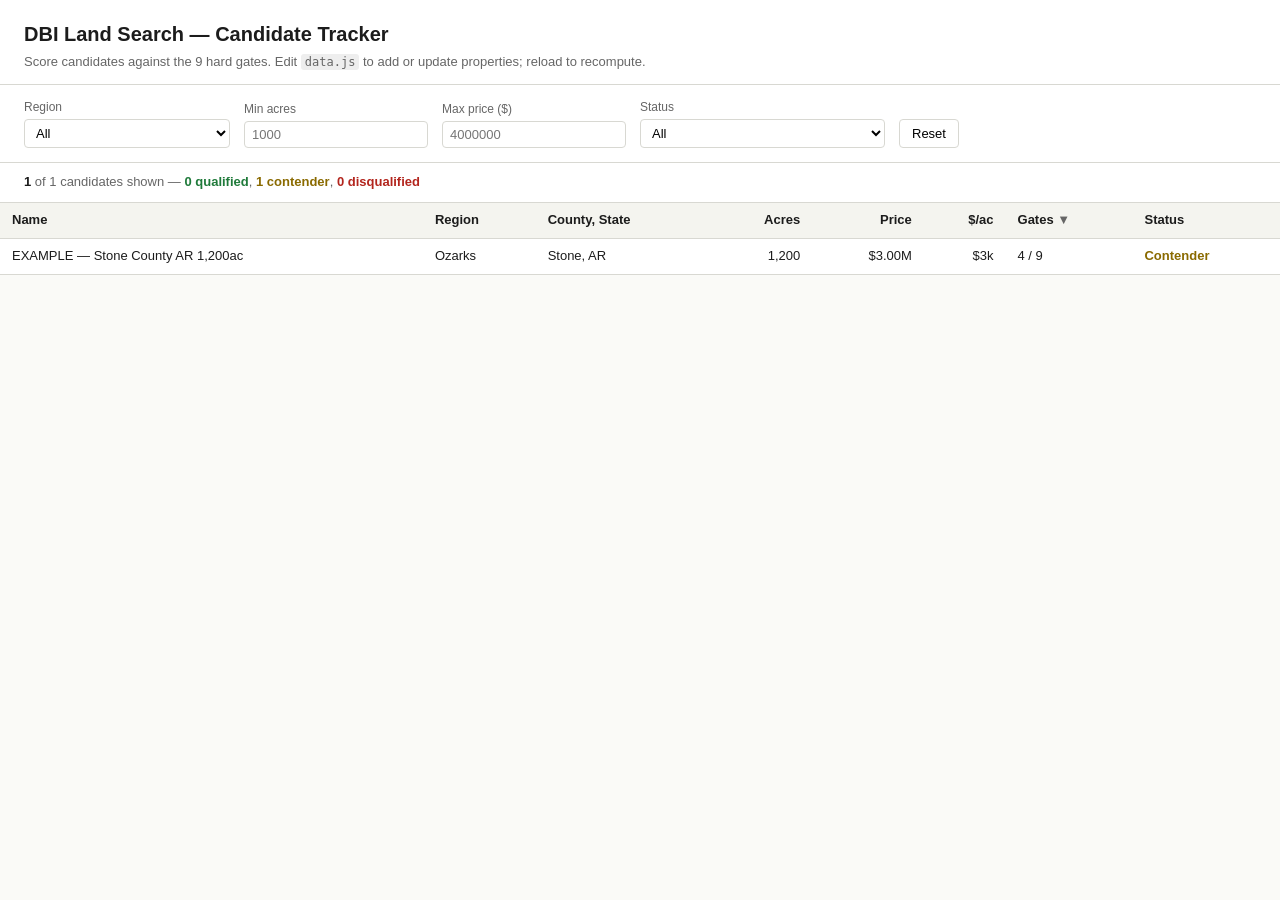
<file: tracker/index.html>
<!doctype html>
<html lang="en">
<head>
  <meta charset="utf-8">
  <meta name="viewport" content="width=device-width, initial-scale=1">
  <title>DBI Land Search — Candidate Tracker</title>
  <link rel="stylesheet" href="styles.css">
</head>
<body>
  <header>
    <h1>DBI Land Search — Candidate Tracker</h1>
    <p class="sub">Score candidates against the 9 hard gates. Edit <code>data.js</code> to add or update properties; reload to recompute.</p>
  </header>

  <section class="filters">
    <label>Region
      <select id="filter-region">
        <option value="">All</option>
        <option value="ozarks">Ozarks (AR/MO)</option>
        <option value="cumberland">Cumberland Plateau (TN/KY)</option>
        <option value="ouachita">Ouachita Mountains (AR/OK)</option>
        <option value="west-virginia">West Virginia / SW Virginia</option>
        <option value="north-florida">North Florida</option>
        <option value="other">Other</option>
      </select>
    </label>
    <label>Min acres
      <input type="number" id="filter-min-acres" placeholder="1000">
    </label>
    <label>Max price ($)
      <input type="number" id="filter-max-price" placeholder="4000000">
    </label>
    <label>Status
      <select id="filter-status">
        <option value="">All</option>
        <option value="qualified">Qualified (all 9 pass)</option>
        <option value="contender">Contender (no fails, some unknown)</option>
        <option value="disqualified">Disqualified (any fail)</option>
      </select>
    </label>
    <button id="reset-filters" type="button">Reset</button>
  </section>

  <section class="summary" id="summary"></section>

  <section class="table-wrap">
    <table id="candidates">
      <thead>
        <tr>
          <th data-sort="name">Name</th>
          <th data-sort="region">Region</th>
          <th data-sort="county">County, State</th>
          <th data-sort="acres" class="num">Acres</th>
          <th data-sort="asking_price_usd" class="num">Price</th>
          <th data-sort="price_per_acre_usd" class="num">$/ac</th>
          <th data-sort="passed">Gates</th>
          <th data-sort="status">Status</th>
        </tr>
      </thead>
      <tbody id="rows"></tbody>
    </table>
  </section>

  <section class="detail" id="detail" hidden></section>

  <script src="data.js"></script>
  <script src="app.js"></script>
</body>
</html>
</file>
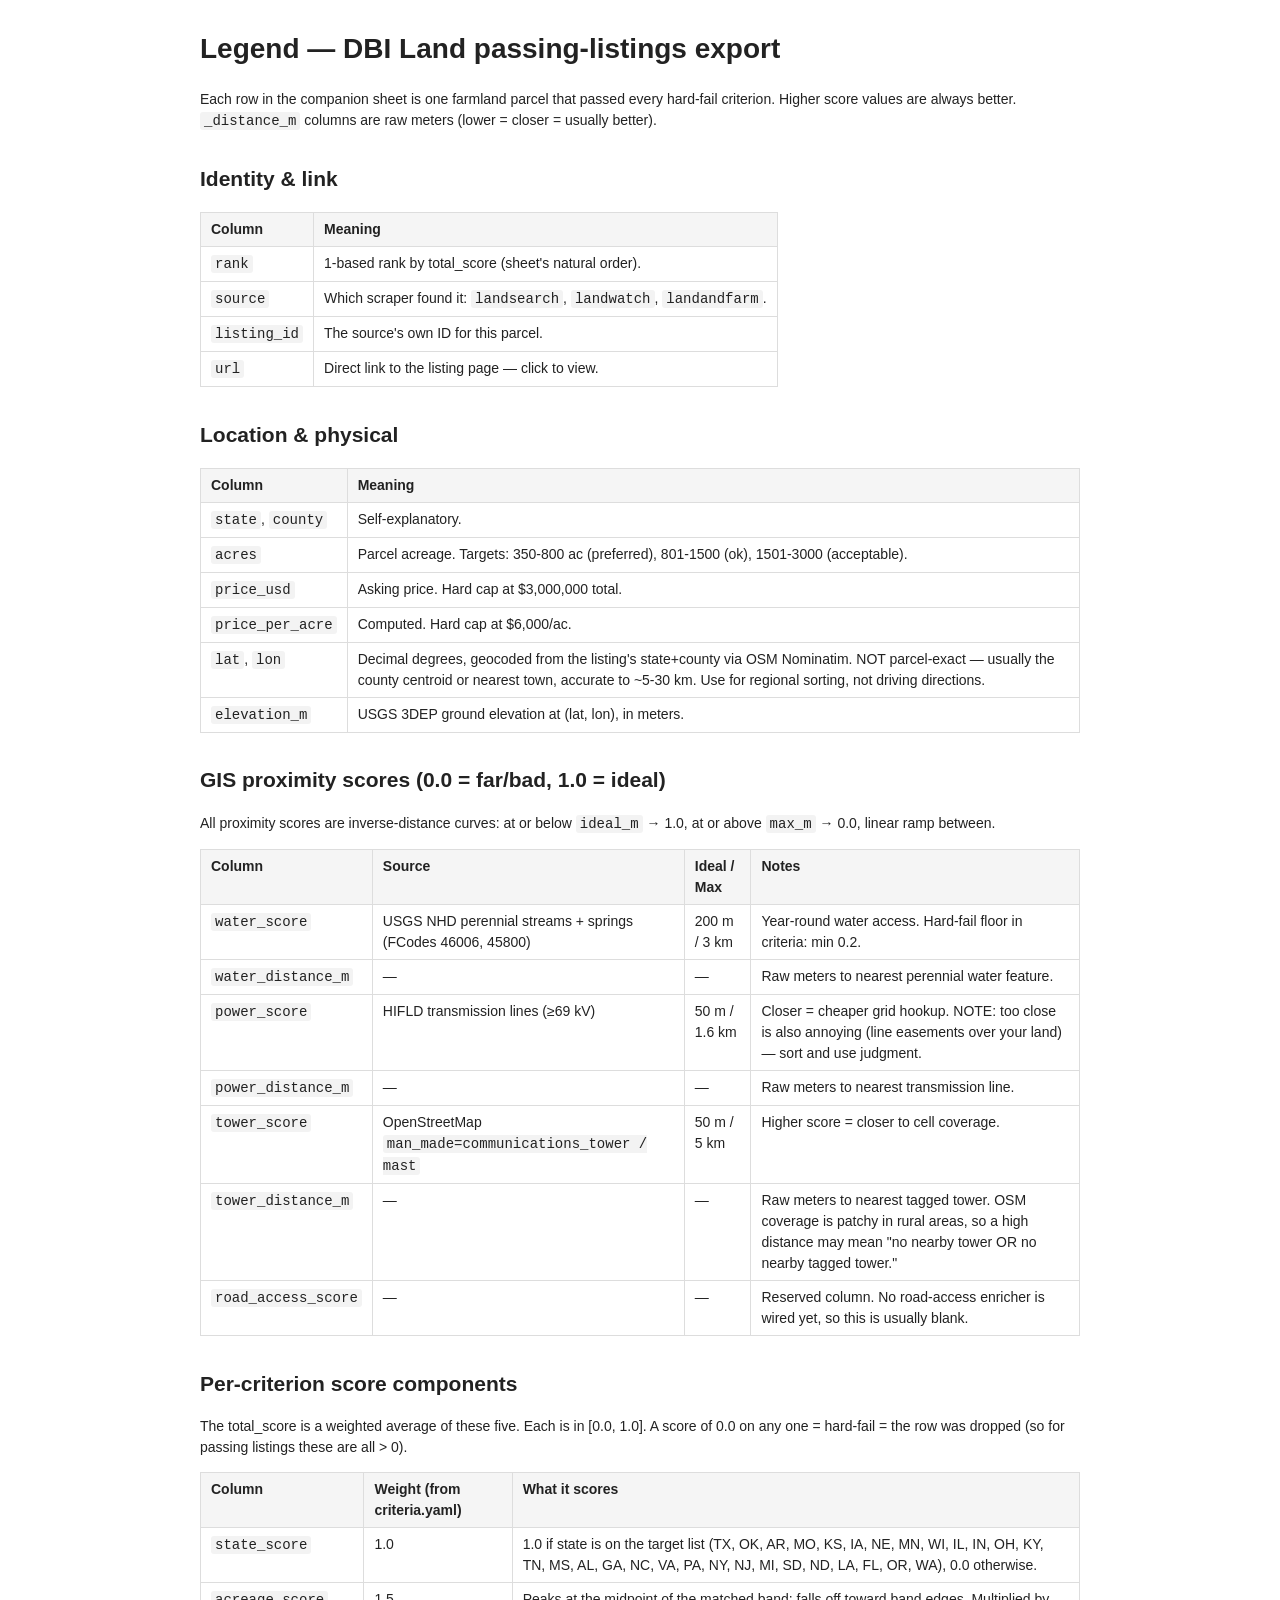
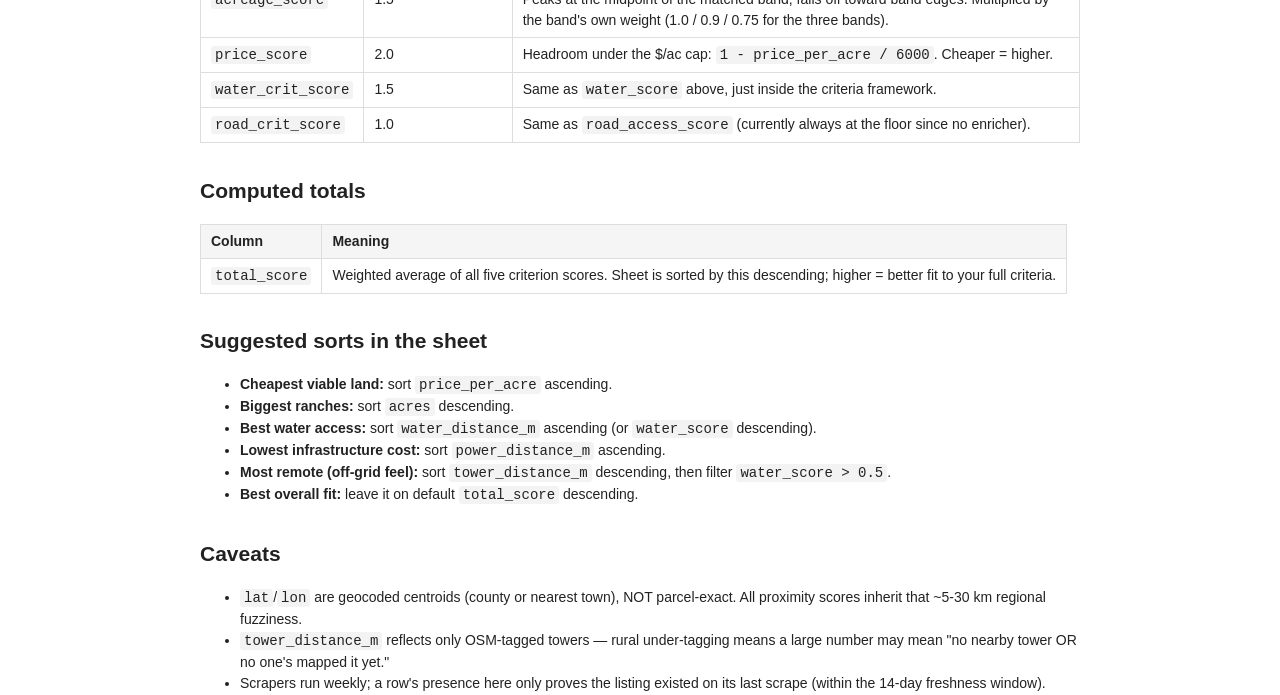
<file: passing-listings_v6_LEGEND.html>
<!doctype html><html><head><meta charset=utf-8><title>DBI Land — passing listings legend</title><style>body{font:14px/1.5 -apple-system,sans-serif;max-width:880px;margin:2em auto;padding:0 1em;color:#222}table{border-collapse:collapse;margin:1em 0}th,td{border:1px solid #ddd;padding:6px 10px;text-align:left;vertical-align:top}th{background:#f5f5f5}code{background:#f3f3f3;padding:1px 4px;border-radius:3px}h2{margin-top:1.5em}</style></head><body><h1>Legend — DBI Land passing-listings export</h1>
<p>Each row in the companion sheet is one farmland parcel that passed every
hard-fail criterion. Higher score values are always better. <code>_distance_m</code>
columns are raw meters (lower = closer = usually better).</p>
<h2>Identity &amp; link</h2>
<table>
<thead>
<tr>
<th>Column</th>
<th>Meaning</th>
</tr>
</thead>
<tbody>
<tr>
<td><code>rank</code></td>
<td>1-based rank by total_score (sheet's natural order).</td>
</tr>
<tr>
<td><code>source</code></td>
<td>Which scraper found it: <code>landsearch</code>, <code>landwatch</code>, <code>landandfarm</code>.</td>
</tr>
<tr>
<td><code>listing_id</code></td>
<td>The source's own ID for this parcel.</td>
</tr>
<tr>
<td><code>url</code></td>
<td>Direct link to the listing page — click to view.</td>
</tr>
</tbody>
</table>
<h2>Location &amp; physical</h2>
<table>
<thead>
<tr>
<th>Column</th>
<th>Meaning</th>
</tr>
</thead>
<tbody>
<tr>
<td><code>state</code>, <code>county</code></td>
<td>Self-explanatory.</td>
</tr>
<tr>
<td><code>acres</code></td>
<td>Parcel acreage. Targets: 350-800 ac (preferred), 801-1500 (ok), 1501-3000 (acceptable).</td>
</tr>
<tr>
<td><code>price_usd</code></td>
<td>Asking price. Hard cap at $3,000,000 total.</td>
</tr>
<tr>
<td><code>price_per_acre</code></td>
<td>Computed. Hard cap at $6,000/ac.</td>
</tr>
<tr>
<td><code>lat</code>, <code>lon</code></td>
<td>Decimal degrees, geocoded from the listing's state+county via OSM Nominatim. NOT parcel-exact — usually the county centroid or nearest town, accurate to ~5-30 km. Use for regional sorting, not driving directions.</td>
</tr>
<tr>
<td><code>elevation_m</code></td>
<td>USGS 3DEP ground elevation at (lat, lon), in meters.</td>
</tr>
</tbody>
</table>
<h2>GIS proximity scores (0.0 = far/bad, 1.0 = ideal)</h2>
<p>All proximity scores are inverse-distance curves: at or below <code>ideal_m</code> →
1.0, at or above <code>max_m</code> → 0.0, linear ramp between.</p>
<table>
<thead>
<tr>
<th>Column</th>
<th>Source</th>
<th>Ideal / Max</th>
<th>Notes</th>
</tr>
</thead>
<tbody>
<tr>
<td><code>water_score</code></td>
<td>USGS NHD perennial streams + springs (FCodes 46006, 45800)</td>
<td>200 m / 3 km</td>
<td>Year-round water access. Hard-fail floor in criteria: min 0.2.</td>
</tr>
<tr>
<td><code>water_distance_m</code></td>
<td>—</td>
<td>—</td>
<td>Raw meters to nearest perennial water feature.</td>
</tr>
<tr>
<td><code>power_score</code></td>
<td>HIFLD transmission lines (≥69 kV)</td>
<td>50 m / 1.6 km</td>
<td>Closer = cheaper grid hookup. NOTE: too close is also annoying (line easements over your land) — sort and use judgment.</td>
</tr>
<tr>
<td><code>power_distance_m</code></td>
<td>—</td>
<td>—</td>
<td>Raw meters to nearest transmission line.</td>
</tr>
<tr>
<td><code>tower_score</code></td>
<td>OpenStreetMap <code>man_made=communications_tower / mast</code></td>
<td>50 m / 5 km</td>
<td>Higher score = closer to cell coverage.</td>
</tr>
<tr>
<td><code>tower_distance_m</code></td>
<td>—</td>
<td>—</td>
<td>Raw meters to nearest tagged tower. OSM coverage is patchy in rural areas, so a high distance may mean "no nearby tower OR no nearby tagged tower."</td>
</tr>
<tr>
<td><code>road_access_score</code></td>
<td>—</td>
<td>—</td>
<td>Reserved column. No road-access enricher is wired yet, so this is usually blank.</td>
</tr>
</tbody>
</table>
<h2>Per-criterion score components</h2>
<p>The total_score is a weighted average of these five. Each is in [0.0, 1.0].
A score of 0.0 on any one = hard-fail = the row was dropped (so for passing
listings these are all &gt; 0).</p>
<table>
<thead>
<tr>
<th>Column</th>
<th>Weight (from criteria.yaml)</th>
<th>What it scores</th>
</tr>
</thead>
<tbody>
<tr>
<td><code>state_score</code></td>
<td>1.0</td>
<td>1.0 if state is on the target list (TX, OK, AR, MO, KS, IA, NE, MN, WI, IL, IN, OH, KY, TN, MS, AL, GA, NC, VA, PA, NY, NJ, MI, SD, ND, LA, FL, OR, WA), 0.0 otherwise.</td>
</tr>
<tr>
<td><code>acreage_score</code></td>
<td>1.5</td>
<td>Peaks at the midpoint of the matched band; falls off toward band edges. Multiplied by the band's own weight (1.0 / 0.9 / 0.75 for the three bands).</td>
</tr>
<tr>
<td><code>price_score</code></td>
<td>2.0</td>
<td>Headroom under the $/ac cap: <code>1 - price_per_acre / 6000</code>. Cheaper = higher.</td>
</tr>
<tr>
<td><code>water_crit_score</code></td>
<td>1.5</td>
<td>Same as <code>water_score</code> above, just inside the criteria framework.</td>
</tr>
<tr>
<td><code>road_crit_score</code></td>
<td>1.0</td>
<td>Same as <code>road_access_score</code> (currently always at the floor since no enricher).</td>
</tr>
</tbody>
</table>
<h2>Computed totals</h2>
<table>
<thead>
<tr>
<th>Column</th>
<th>Meaning</th>
</tr>
</thead>
<tbody>
<tr>
<td><code>total_score</code></td>
<td>Weighted average of all five criterion scores. Sheet is sorted by this descending; higher = better fit to your full criteria.</td>
</tr>
</tbody>
</table>
<h2>Suggested sorts in the sheet</h2>
<ul>
<li><strong>Cheapest viable land:</strong> sort <code>price_per_acre</code> ascending.</li>
<li><strong>Biggest ranches:</strong> sort <code>acres</code> descending.</li>
<li><strong>Best water access:</strong> sort <code>water_distance_m</code> ascending (or <code>water_score</code> descending).</li>
<li><strong>Lowest infrastructure cost:</strong> sort <code>power_distance_m</code> ascending.</li>
<li><strong>Most remote (off-grid feel):</strong> sort <code>tower_distance_m</code> descending, then filter <code>water_score &gt; 0.5</code>.</li>
<li><strong>Best overall fit:</strong> leave it on default <code>total_score</code> descending.</li>
</ul>
<h2>Caveats</h2>
<ul>
<li><code>lat</code>/<code>lon</code> are geocoded centroids (county or nearest town), NOT parcel-exact. All proximity scores inherit that ~5-30 km regional fuzziness.</li>
<li><code>tower_distance_m</code> reflects only OSM-tagged towers — rural under-tagging means a large number may mean "no nearby tower OR no one's mapped it yet."</li>
<li>Scrapers run weekly; a row's presence here only proves the listing existed on its last scrape (within the 14-day freshness window).</li>
</ul></body></html>
</file>
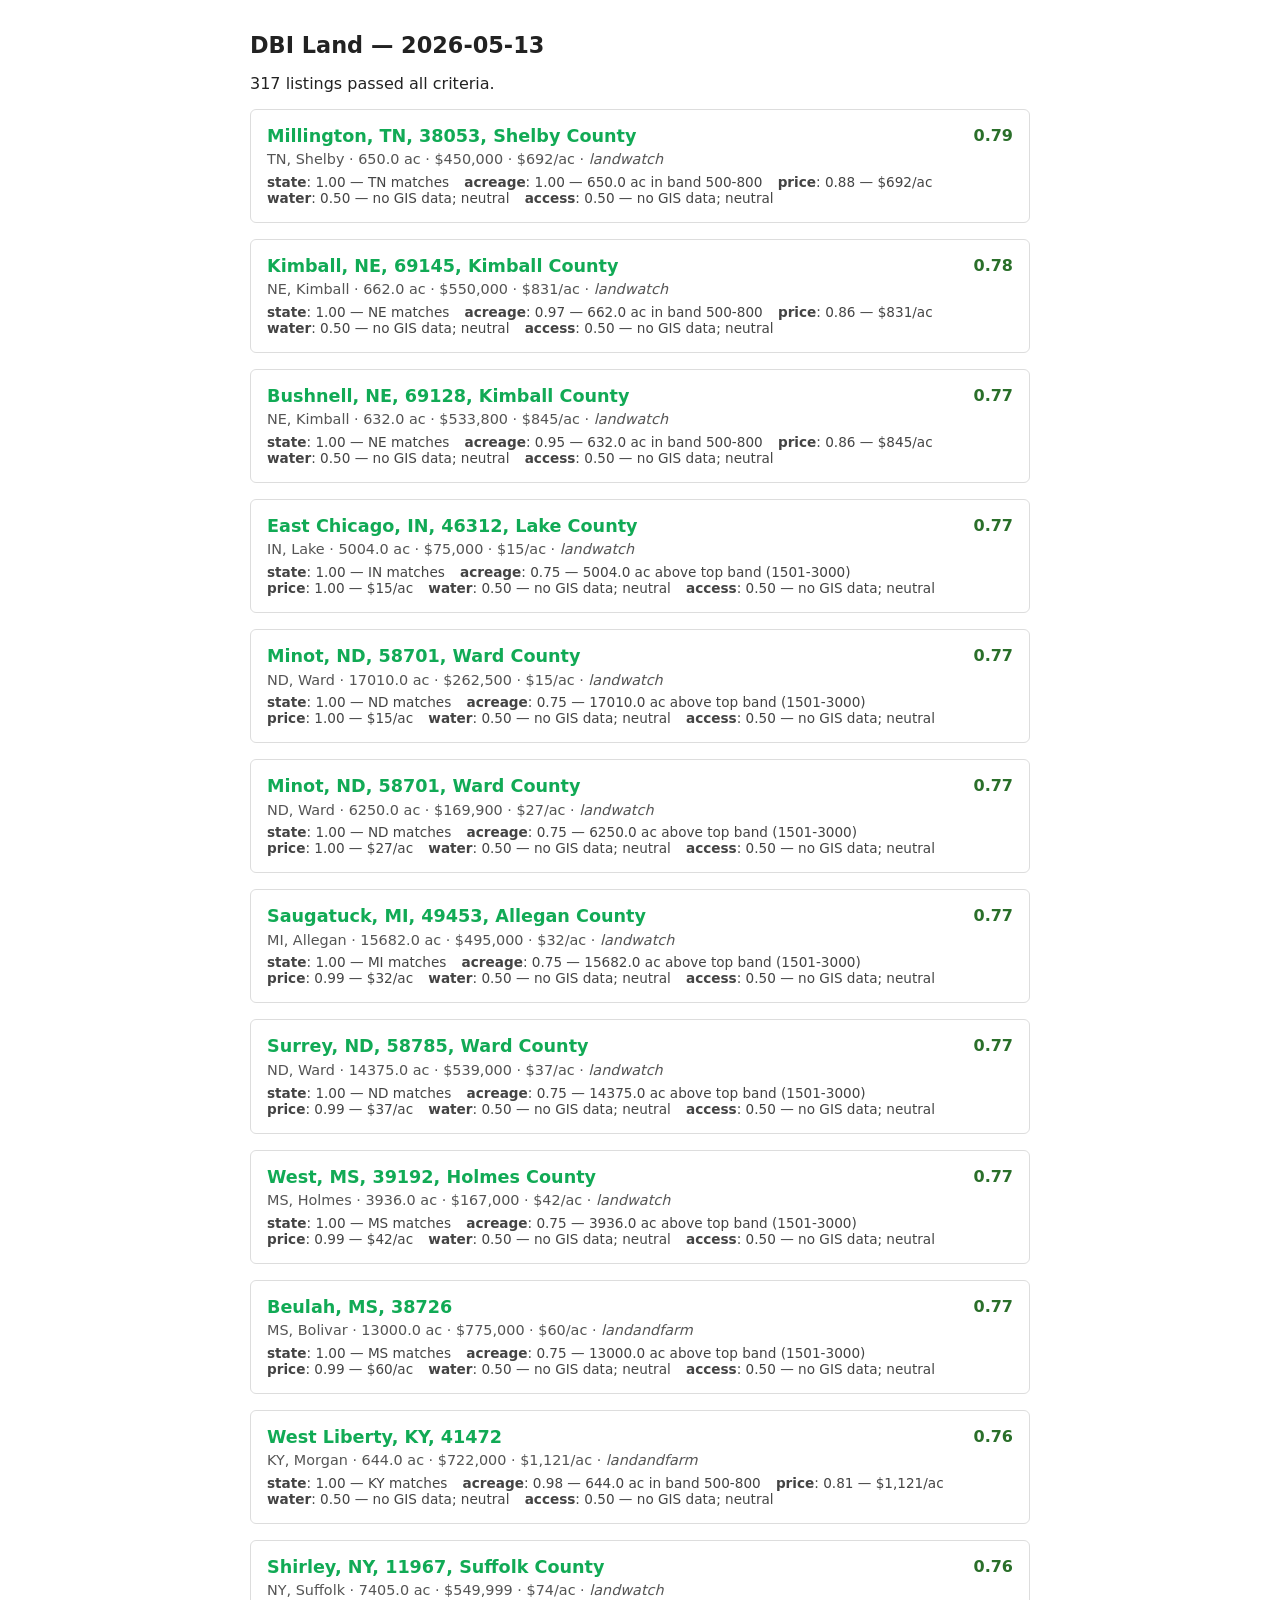
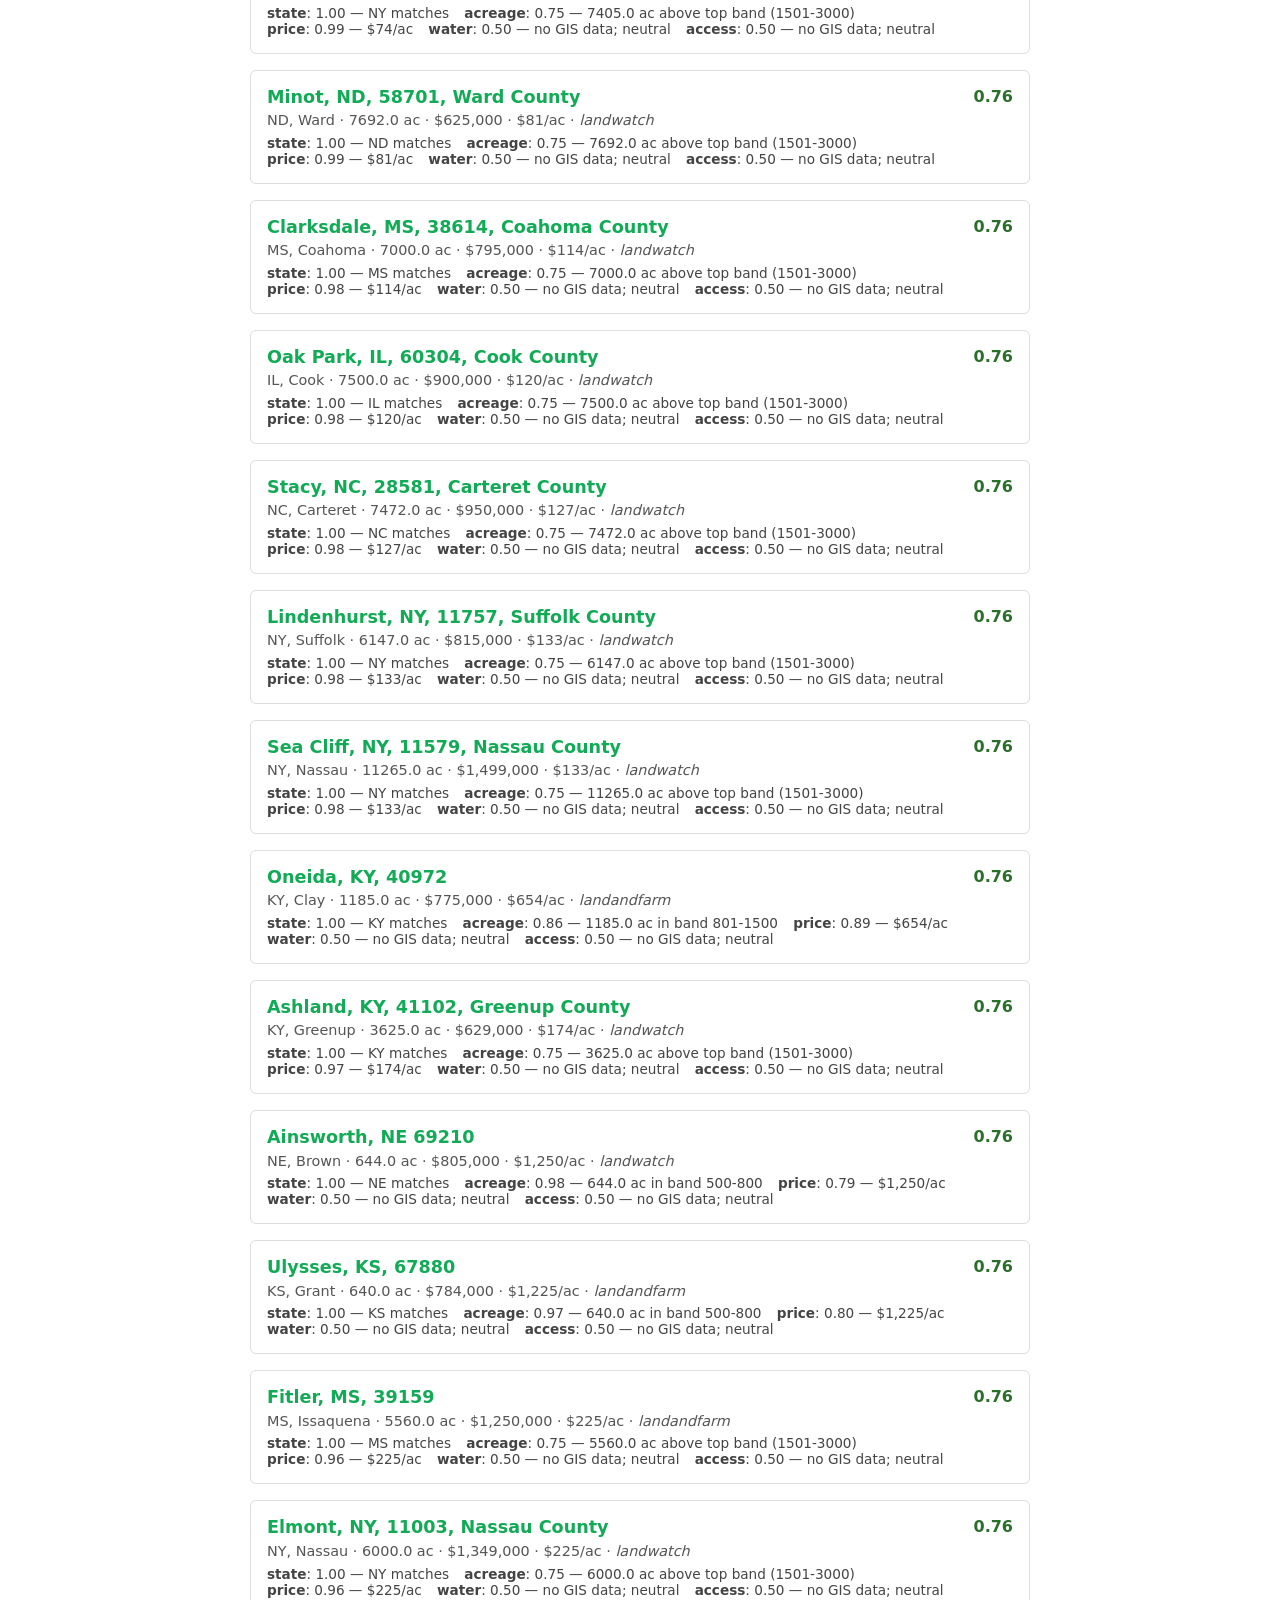
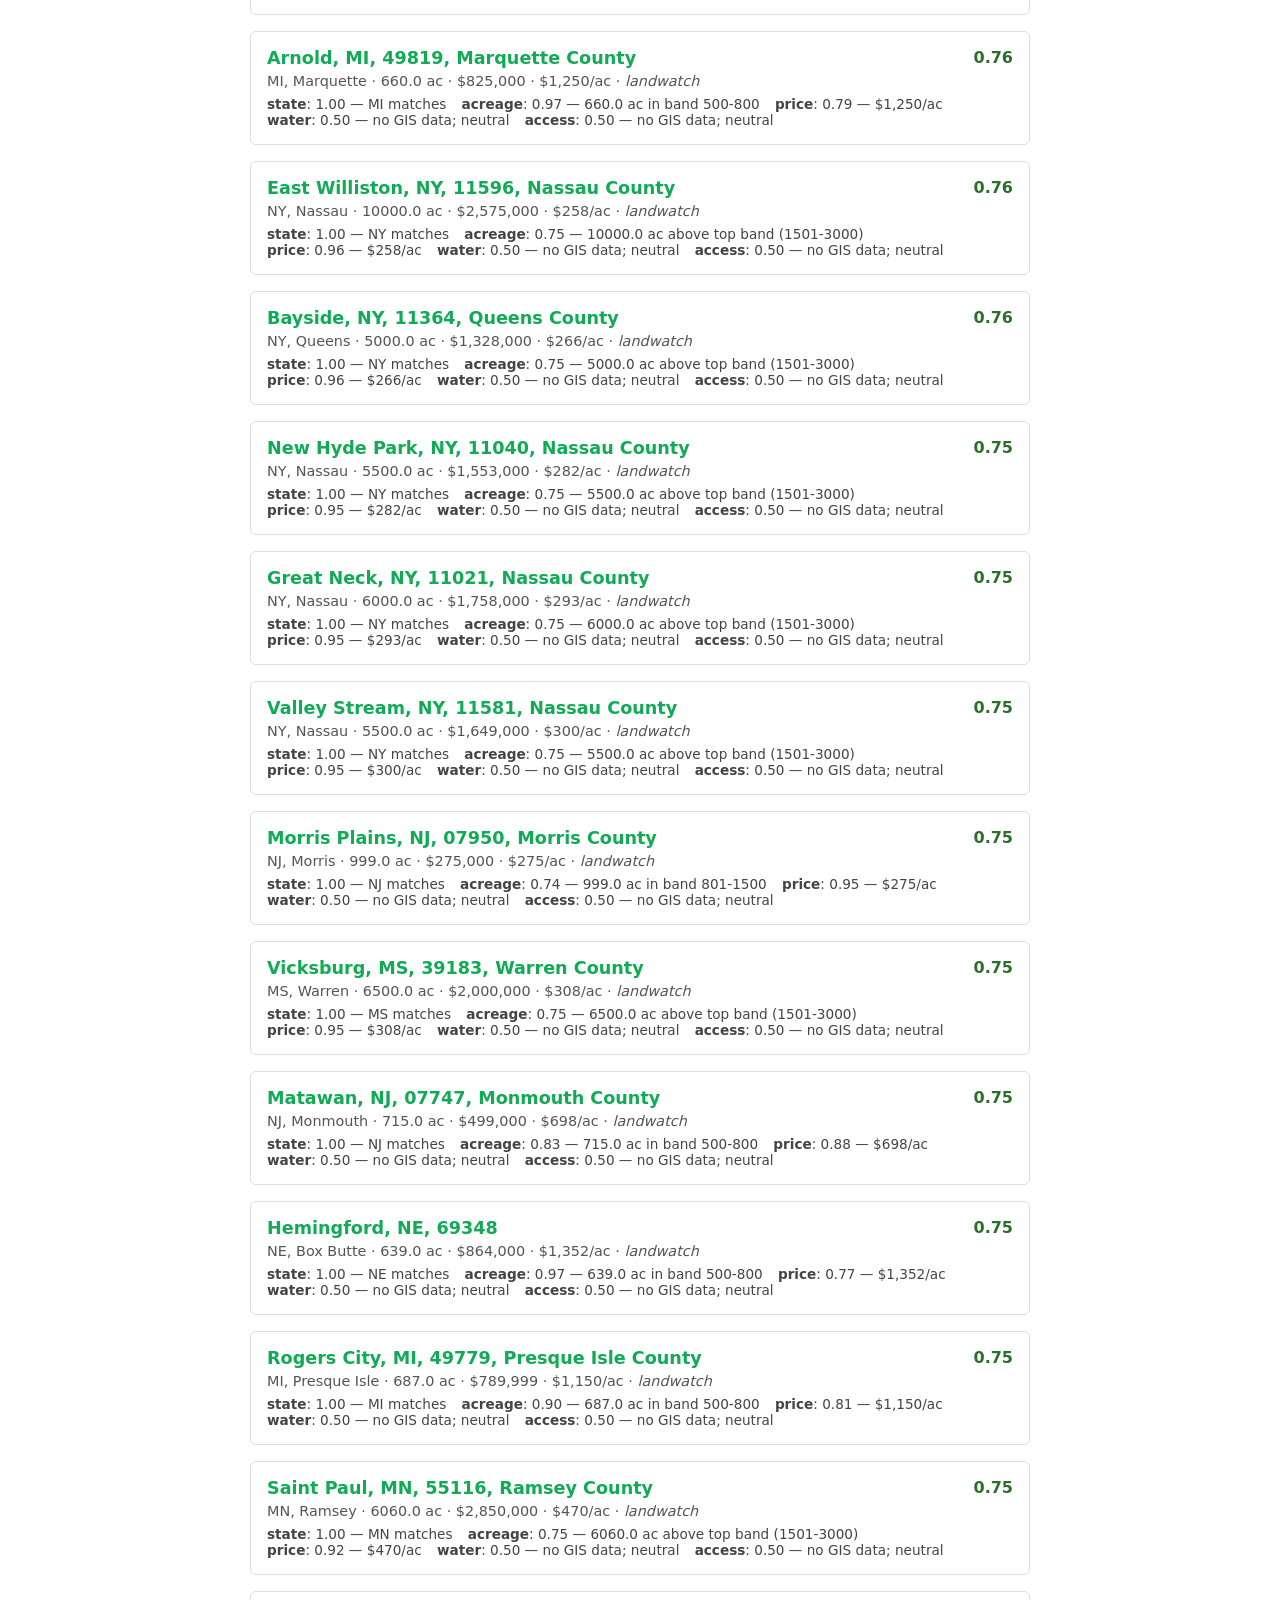
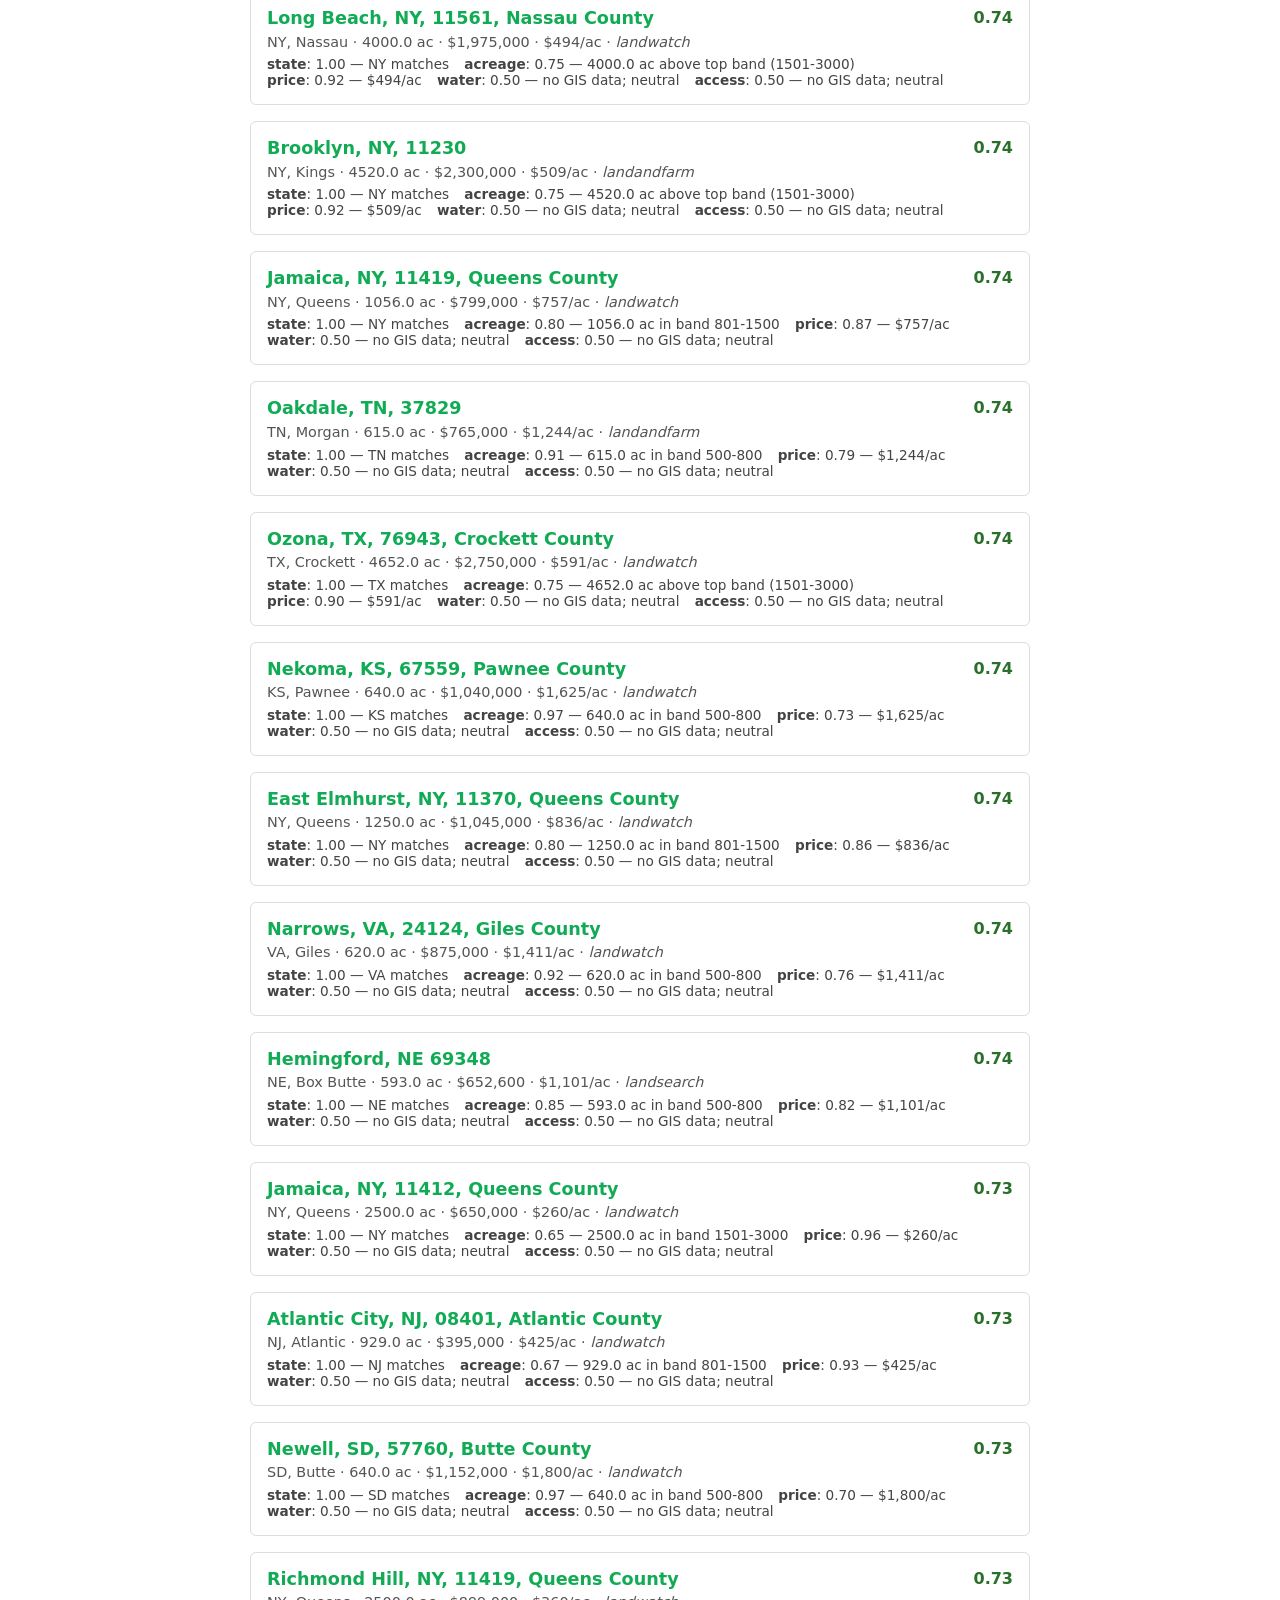
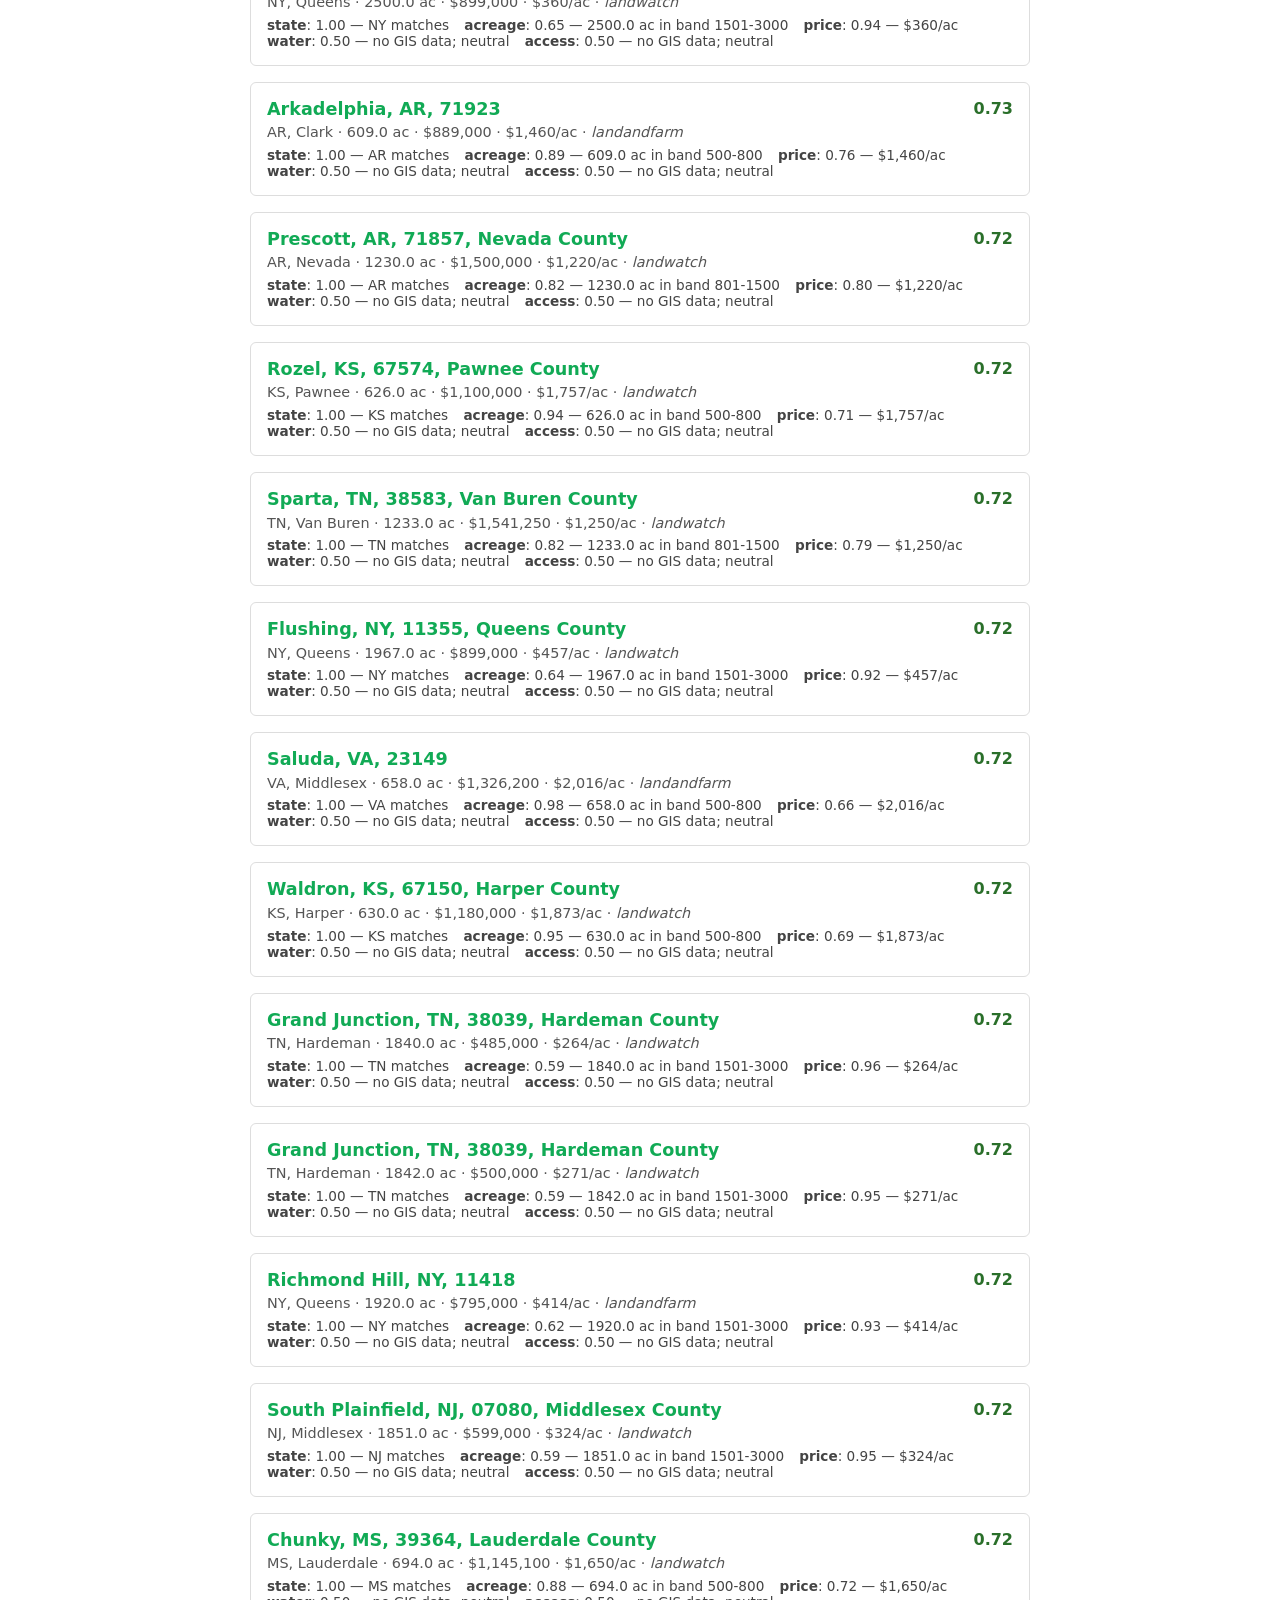
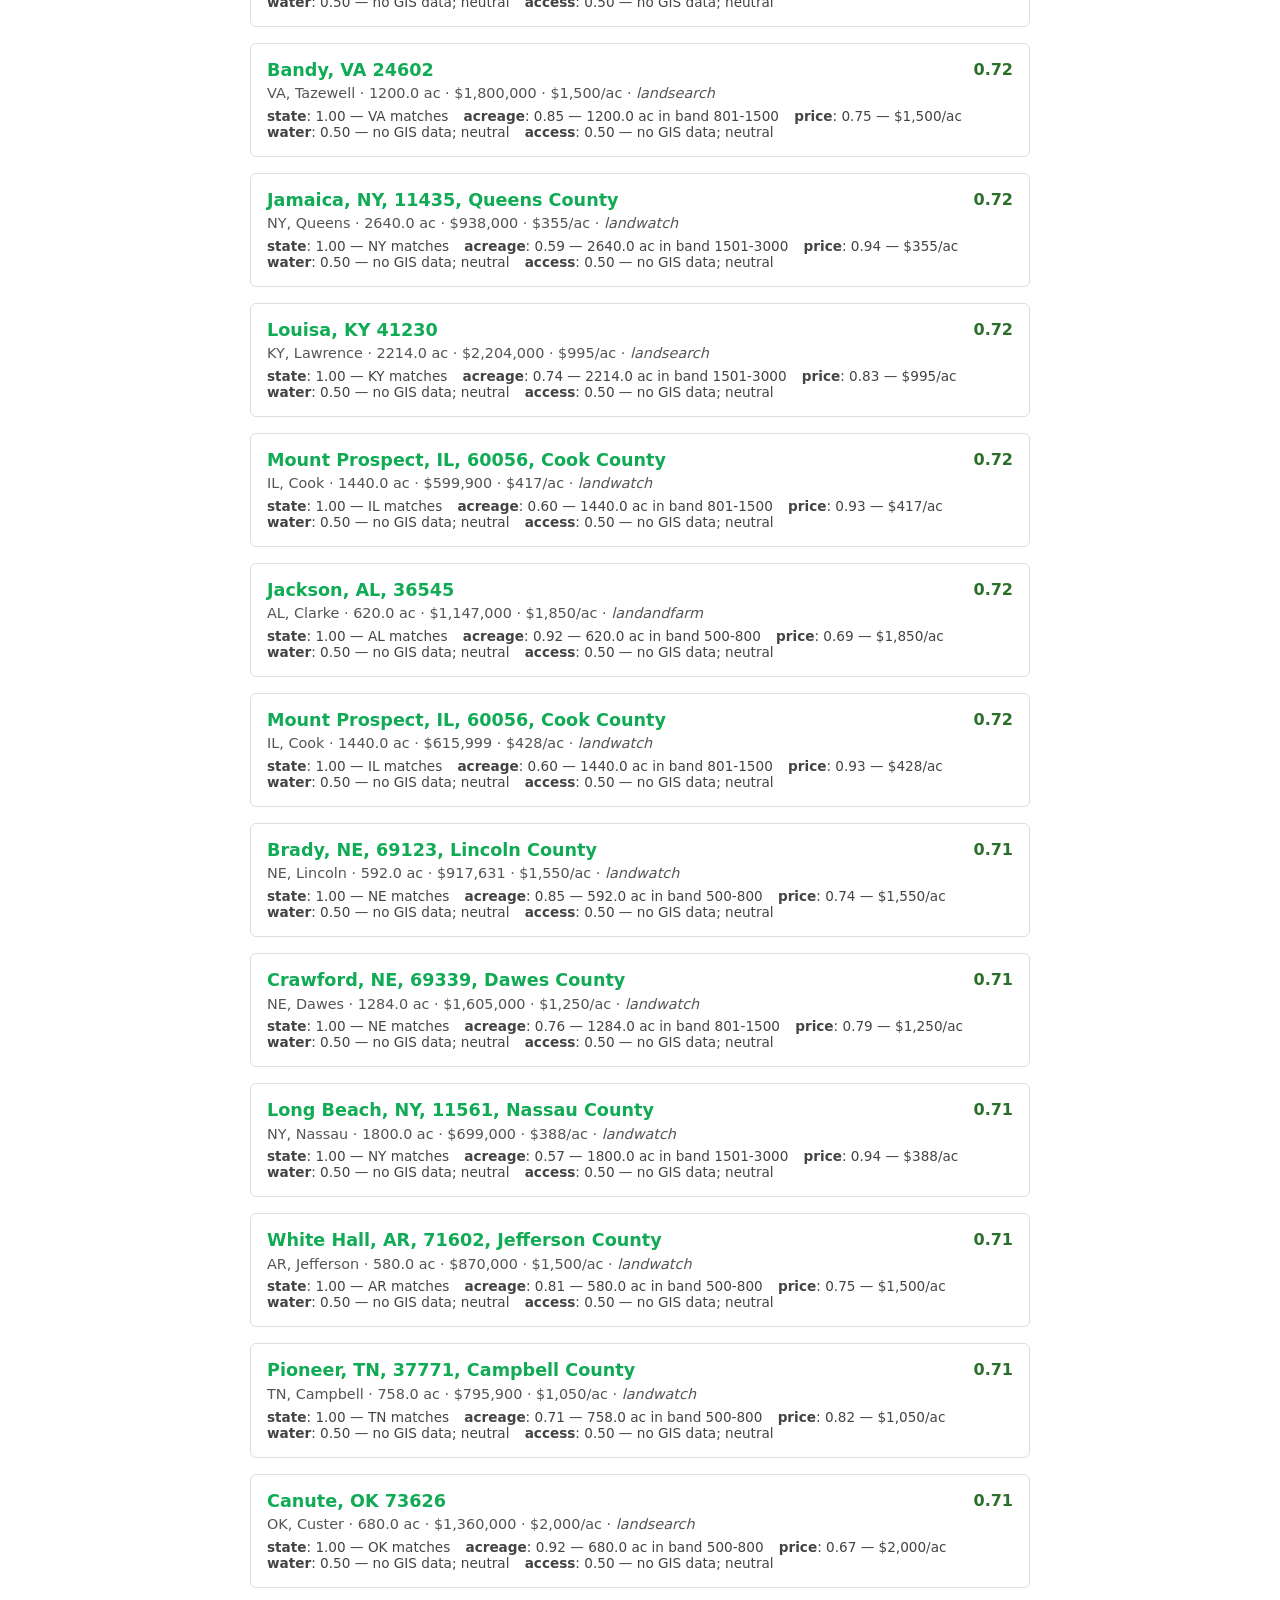
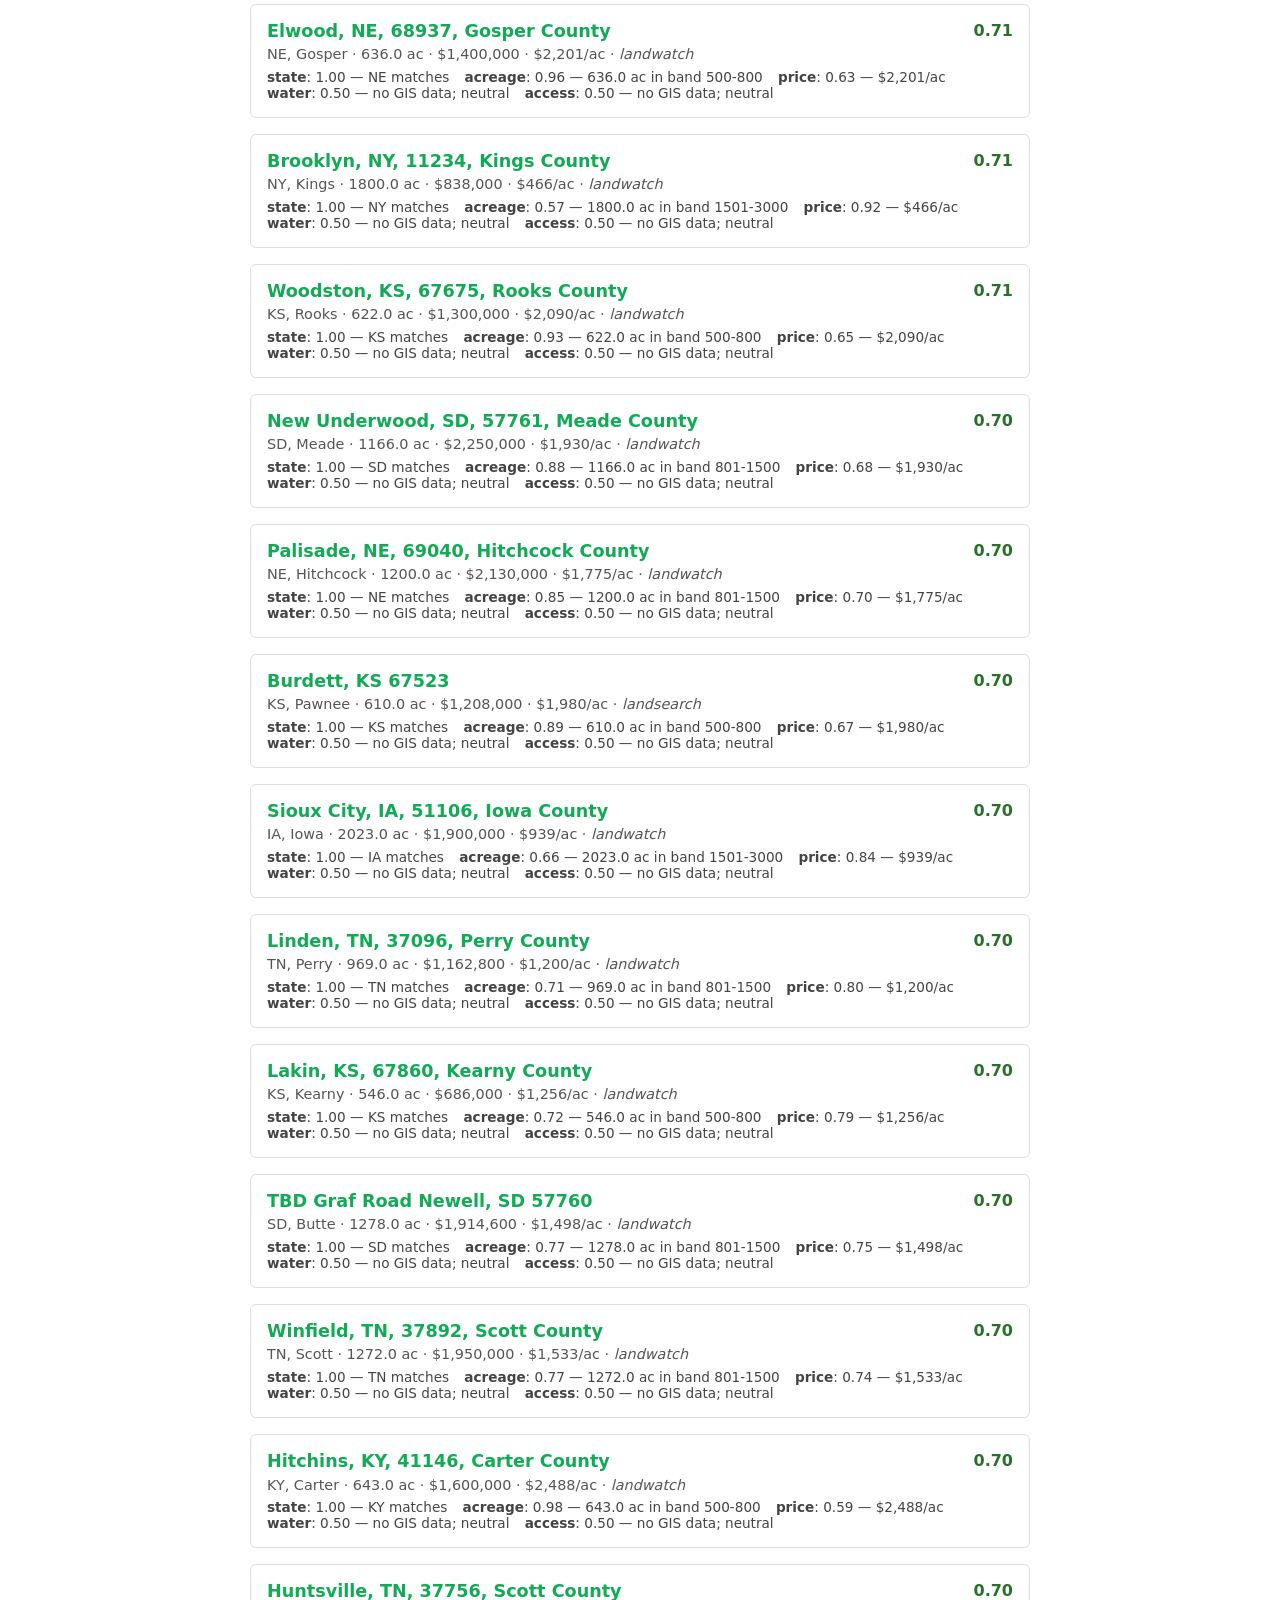
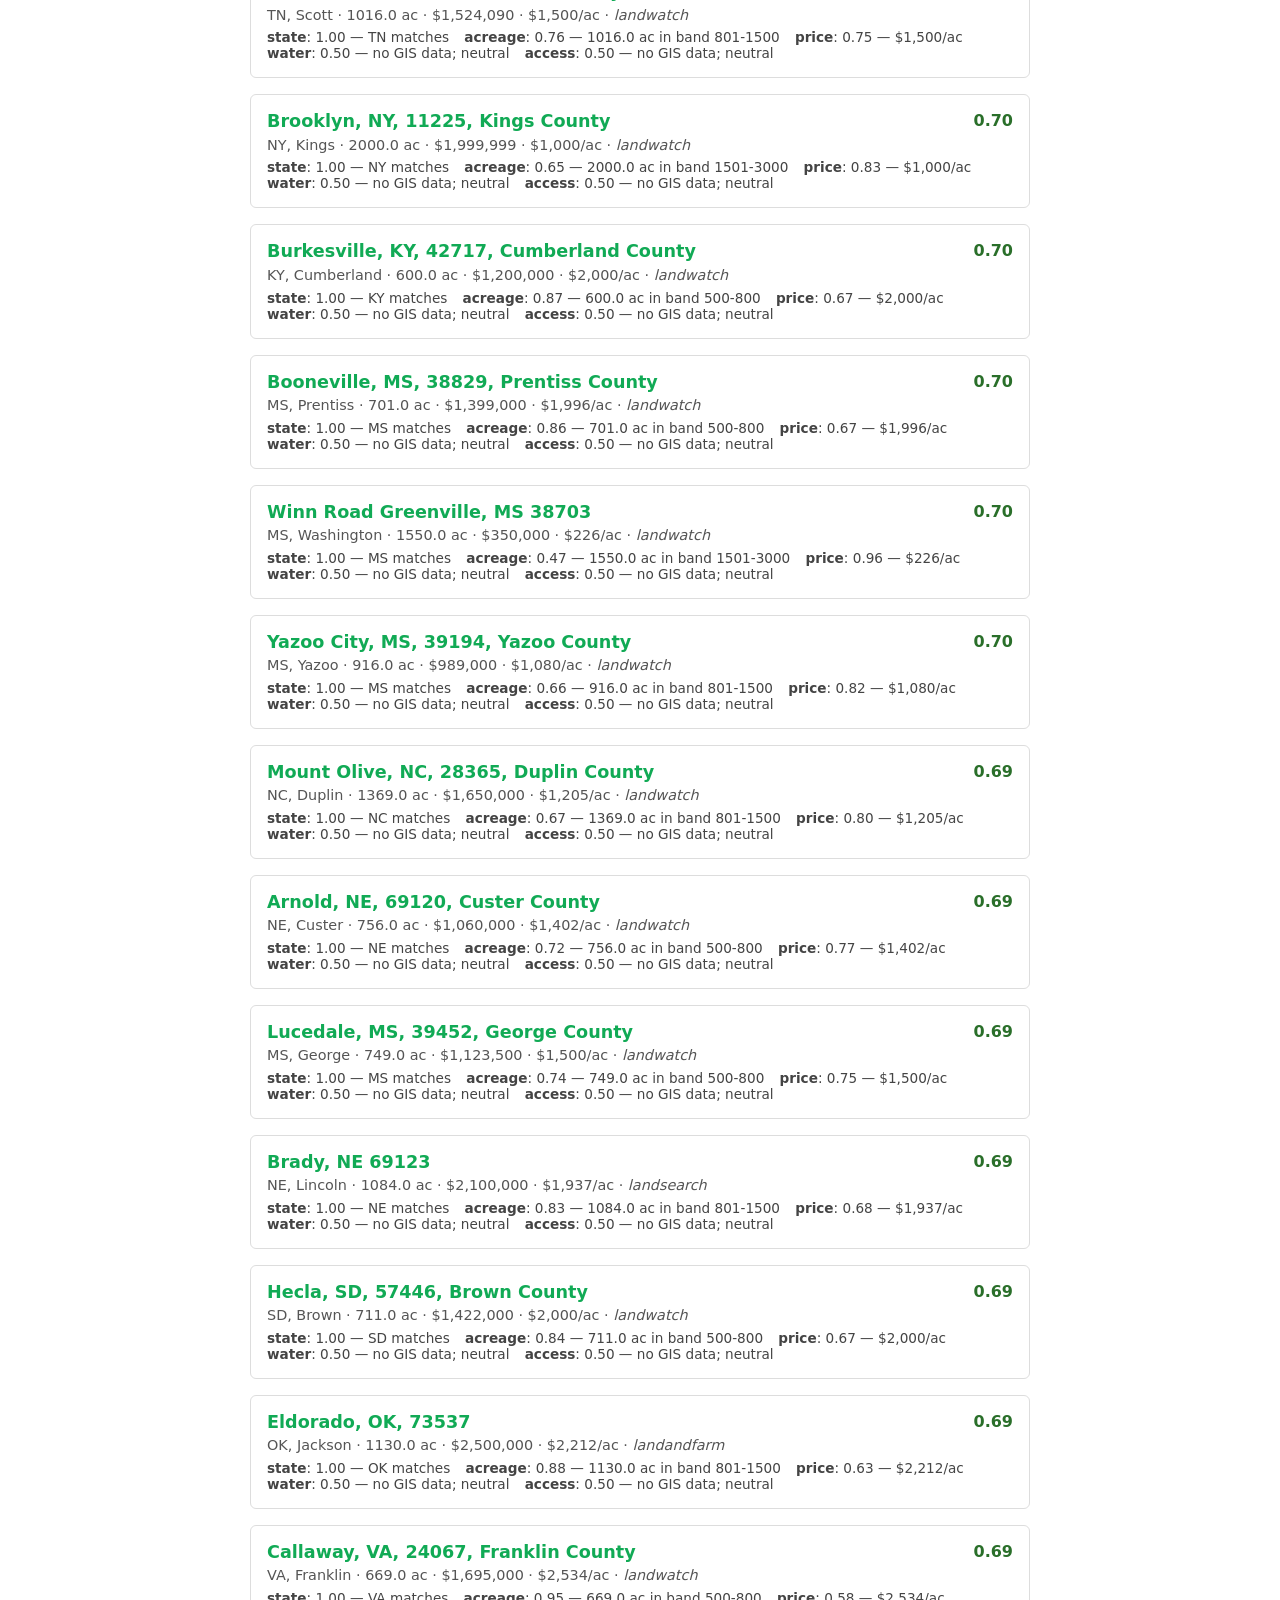
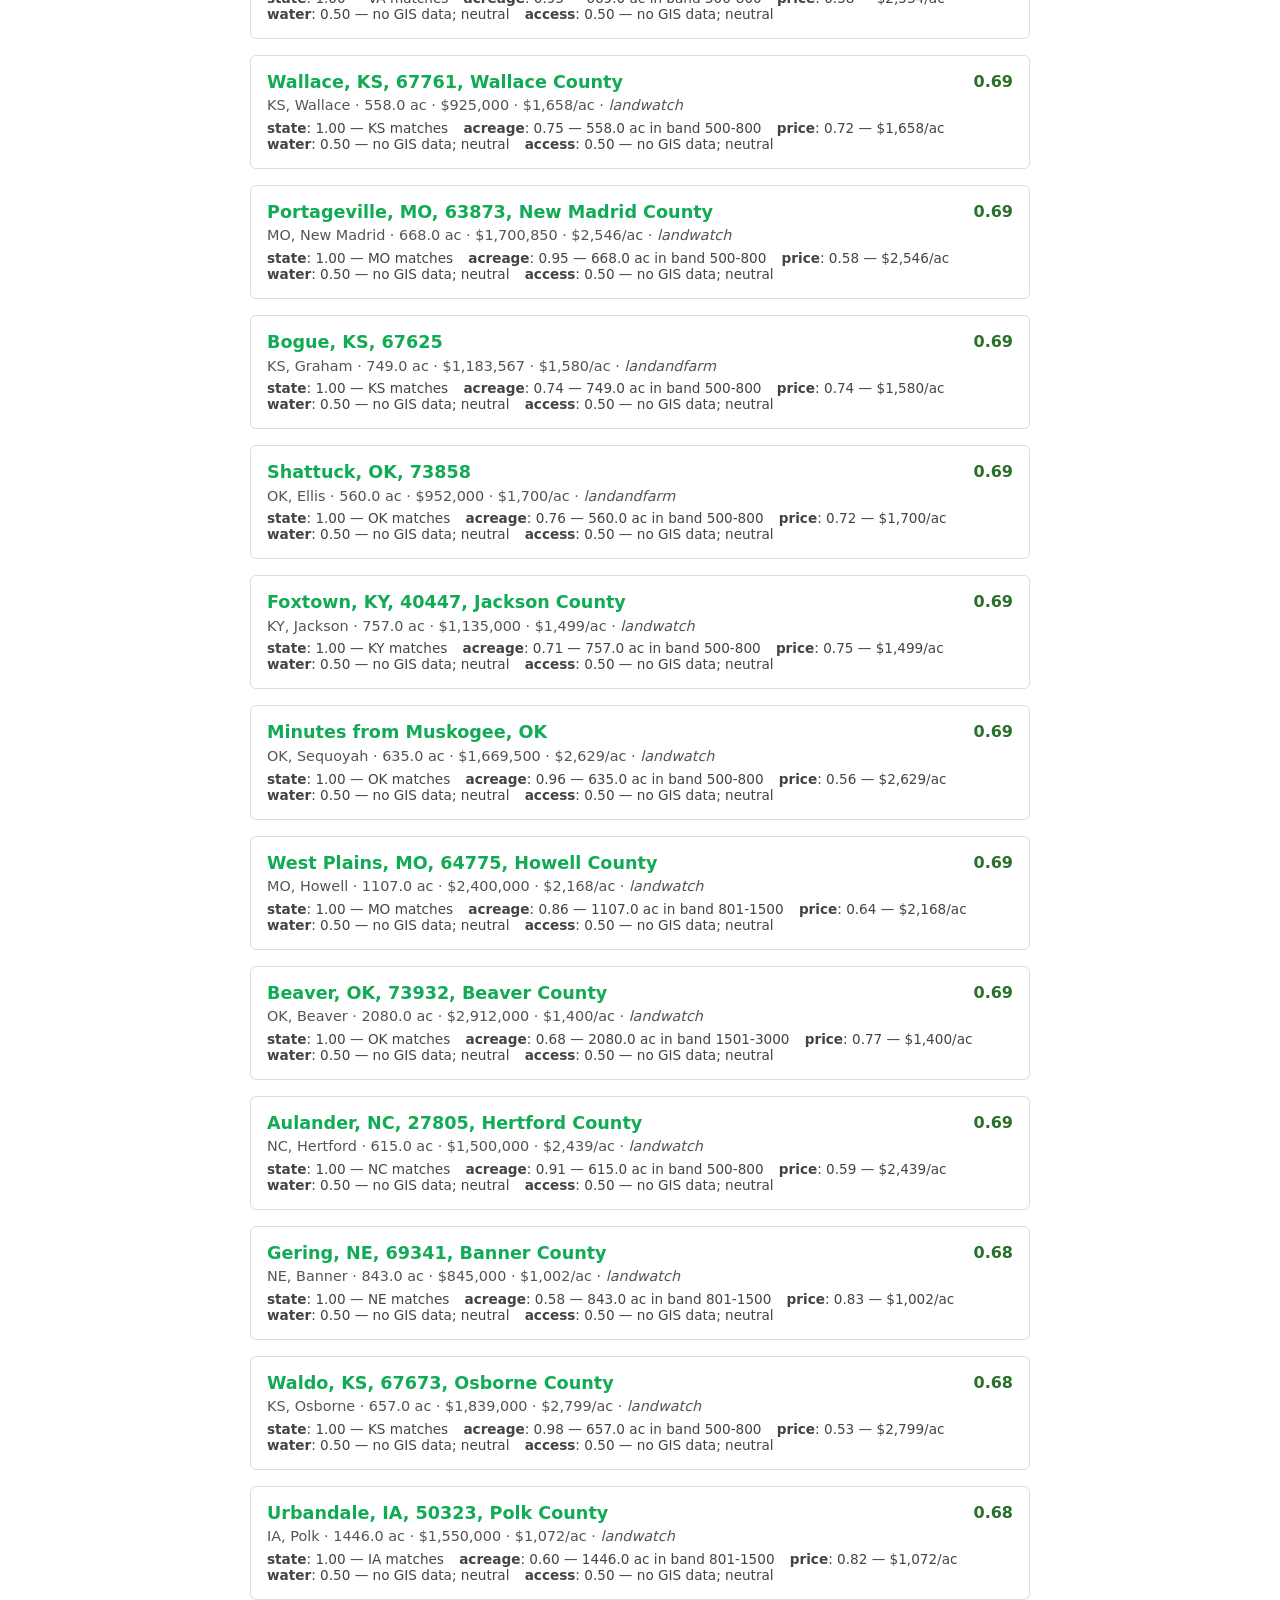
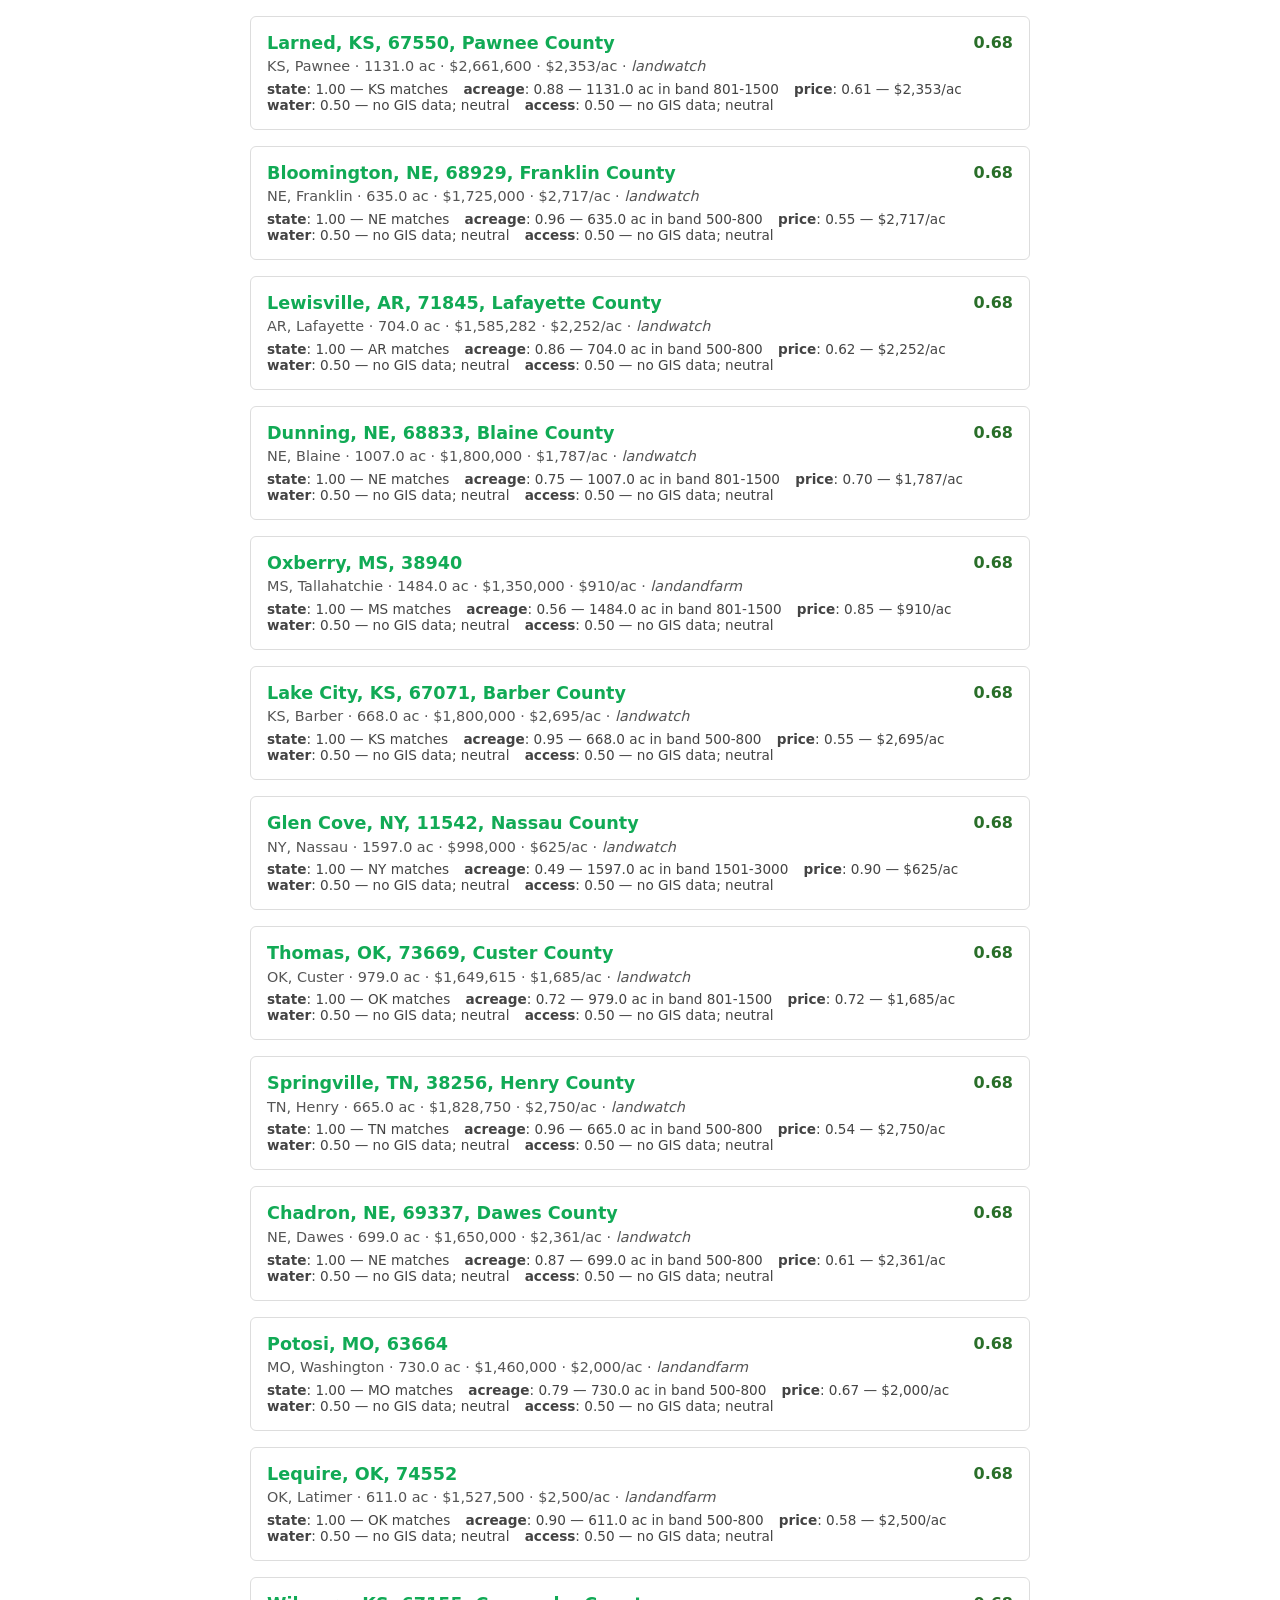
<file: artifacts/digest-passing_v4_20260513-1833.html>
<!doctype html>
<html><head><meta charset="utf-8"><title>DBI Land digest — 2026-05-13</title>
<style>
body { font-family: -apple-system, system-ui, sans-serif; max-width: 780px; margin: 2em auto; color: #222; }
h1 { font-size: 1.4em; }
.listing { border: 1px solid #ddd; border-radius: 6px; padding: 1em; margin-bottom: 1em; }
.listing h2 { font-size: 1.1em; margin: 0 0 0.3em; }
.meta { color: #555; font-size: 0.9em; }
.score { float: right; font-weight: bold; color: #2a6f2a; }
.crit { font-size: 0.85em; color: #444; margin-top: 0.5em; }
.crit span { display: inline-block; margin-right: 0.8em; }
a { color: #1a5; text-decoration: none; }
.empty { color: #888; font-style: italic; }
</style></head><body>
<h1>DBI Land — 2026-05-13</h1>
<p>317 listings passed all criteria.</p>


<div class="listing">
  <span class="score">0.79</span>
  <h2><a href="https://www.landwatch.com/shelby-county-tennessee-recreational-property-for-sale/pid/422061877">Millington, TN, 38053, Shelby County</a></h2>
  <div class="meta">
    TN, Shelby
    &middot; 650.0 ac
    &middot; $450,000
    &middot; $692/ac
    &middot; <em>landwatch</em>
  </div>
  <div class="crit">
    
      <span><b>state</b>: 1.00 — TN matches</span>
    
      <span><b>acreage</b>: 1.00 — 650.0 ac in band 500-800</span>
    
      <span><b>price</b>: 0.88 — $692/ac</span>
    
      <span><b>water</b>: 0.50 — no GIS data; neutral</span>
    
      <span><b>access</b>: 0.50 — no GIS data; neutral</span>
    
  </div>
  
  
</div>

<div class="listing">
  <span class="score">0.78</span>
  <h2><a href="https://www.landwatch.com/kimball-county-nebraska-farms-and-ranches-for-sale/pid/422998316">Kimball, NE, 69145, Kimball County</a></h2>
  <div class="meta">
    NE, Kimball
    &middot; 662.0 ac
    &middot; $550,000
    &middot; $831/ac
    &middot; <em>landwatch</em>
  </div>
  <div class="crit">
    
      <span><b>state</b>: 1.00 — NE matches</span>
    
      <span><b>acreage</b>: 0.97 — 662.0 ac in band 500-800</span>
    
      <span><b>price</b>: 0.86 — $831/ac</span>
    
      <span><b>water</b>: 0.50 — no GIS data; neutral</span>
    
      <span><b>access</b>: 0.50 — no GIS data; neutral</span>
    
  </div>
  
  
</div>

<div class="listing">
  <span class="score">0.77</span>
  <h2><a href="https://www.landwatch.com/kimball-county-nebraska-farms-and-ranches-for-sale/pid/423673320">Bushnell, NE, 69128, Kimball County</a></h2>
  <div class="meta">
    NE, Kimball
    &middot; 632.0 ac
    &middot; $533,800
    &middot; $845/ac
    &middot; <em>landwatch</em>
  </div>
  <div class="crit">
    
      <span><b>state</b>: 1.00 — NE matches</span>
    
      <span><b>acreage</b>: 0.95 — 632.0 ac in band 500-800</span>
    
      <span><b>price</b>: 0.86 — $845/ac</span>
    
      <span><b>water</b>: 0.50 — no GIS data; neutral</span>
    
      <span><b>access</b>: 0.50 — no GIS data; neutral</span>
    
  </div>
  
  
</div>

<div class="listing">
  <span class="score">0.77</span>
  <h2><a href="https://www.landwatch.com/lake-county-indiana-homes-for-sale/pid/425765916">East Chicago, IN, 46312, Lake County</a></h2>
  <div class="meta">
    IN, Lake
    &middot; 5004.0 ac
    &middot; $75,000
    &middot; $15/ac
    &middot; <em>landwatch</em>
  </div>
  <div class="crit">
    
      <span><b>state</b>: 1.00 — IN matches</span>
    
      <span><b>acreage</b>: 0.75 — 5004.0 ac above top band (1501-3000)</span>
    
      <span><b>price</b>: 1.00 — $15/ac</span>
    
      <span><b>water</b>: 0.50 — no GIS data; neutral</span>
    
      <span><b>access</b>: 0.50 — no GIS data; neutral</span>
    
  </div>
  
  
</div>

<div class="listing">
  <span class="score">0.77</span>
  <h2><a href="https://www.landwatch.com/ward-county-north-dakota-homes-for-sale/pid/426663518">Minot, ND, 58701, Ward County</a></h2>
  <div class="meta">
    ND, Ward
    &middot; 17010.0 ac
    &middot; $262,500
    &middot; $15/ac
    &middot; <em>landwatch</em>
  </div>
  <div class="crit">
    
      <span><b>state</b>: 1.00 — ND matches</span>
    
      <span><b>acreage</b>: 0.75 — 17010.0 ac above top band (1501-3000)</span>
    
      <span><b>price</b>: 1.00 — $15/ac</span>
    
      <span><b>water</b>: 0.50 — no GIS data; neutral</span>
    
      <span><b>access</b>: 0.50 — no GIS data; neutral</span>
    
  </div>
  
  
</div>

<div class="listing">
  <span class="score">0.77</span>
  <h2><a href="https://www.landwatch.com/ward-county-north-dakota-homes-for-sale/pid/426545162">Minot, ND, 58701, Ward County</a></h2>
  <div class="meta">
    ND, Ward
    &middot; 6250.0 ac
    &middot; $169,900
    &middot; $27/ac
    &middot; <em>landwatch</em>
  </div>
  <div class="crit">
    
      <span><b>state</b>: 1.00 — ND matches</span>
    
      <span><b>acreage</b>: 0.75 — 6250.0 ac above top band (1501-3000)</span>
    
      <span><b>price</b>: 1.00 — $27/ac</span>
    
      <span><b>water</b>: 0.50 — no GIS data; neutral</span>
    
      <span><b>access</b>: 0.50 — no GIS data; neutral</span>
    
  </div>
  
  
</div>

<div class="listing">
  <span class="score">0.77</span>
  <h2><a href="https://www.landwatch.com/allegan-county-michigan-lakefront-property-for-sale/pid/426545313">Saugatuck, MI, 49453, Allegan County</a></h2>
  <div class="meta">
    MI, Allegan
    &middot; 15682.0 ac
    &middot; $495,000
    &middot; $32/ac
    &middot; <em>landwatch</em>
  </div>
  <div class="crit">
    
      <span><b>state</b>: 1.00 — MI matches</span>
    
      <span><b>acreage</b>: 0.75 — 15682.0 ac above top band (1501-3000)</span>
    
      <span><b>price</b>: 0.99 — $32/ac</span>
    
      <span><b>water</b>: 0.50 — no GIS data; neutral</span>
    
      <span><b>access</b>: 0.50 — no GIS data; neutral</span>
    
  </div>
  
  
</div>

<div class="listing">
  <span class="score">0.77</span>
  <h2><a href="https://www.landwatch.com/ward-county-north-dakota-homes-for-sale/pid/426645026">Surrey, ND, 58785, Ward County</a></h2>
  <div class="meta">
    ND, Ward
    &middot; 14375.0 ac
    &middot; $539,000
    &middot; $37/ac
    &middot; <em>landwatch</em>
  </div>
  <div class="crit">
    
      <span><b>state</b>: 1.00 — ND matches</span>
    
      <span><b>acreage</b>: 0.75 — 14375.0 ac above top band (1501-3000)</span>
    
      <span><b>price</b>: 0.99 — $37/ac</span>
    
      <span><b>water</b>: 0.50 — no GIS data; neutral</span>
    
      <span><b>access</b>: 0.50 — no GIS data; neutral</span>
    
  </div>
  
  
</div>

<div class="listing">
  <span class="score">0.77</span>
  <h2><a href="https://www.landwatch.com/holmes-county-mississippi-recreational-property-for-sale/pid/426508289">West, MS, 39192, Holmes County</a></h2>
  <div class="meta">
    MS, Holmes
    &middot; 3936.0 ac
    &middot; $167,000
    &middot; $42/ac
    &middot; <em>landwatch</em>
  </div>
  <div class="crit">
    
      <span><b>state</b>: 1.00 — MS matches</span>
    
      <span><b>acreage</b>: 0.75 — 3936.0 ac above top band (1501-3000)</span>
    
      <span><b>price</b>: 0.99 — $42/ac</span>
    
      <span><b>water</b>: 0.50 — no GIS data; neutral</span>
    
      <span><b>access</b>: 0.50 — no GIS data; neutral</span>
    
  </div>
  
  
</div>

<div class="listing">
  <span class="score">0.77</span>
  <h2><a href="https://www.landandfarm.com/property/merigold-hunting-club-equity-share-38304539/">Beulah, MS, 38726</a></h2>
  <div class="meta">
    MS, Bolivar
    &middot; 13000.0 ac
    &middot; $775,000
    &middot; $60/ac
    &middot; <em>landandfarm</em>
  </div>
  <div class="crit">
    
      <span><b>state</b>: 1.00 — MS matches</span>
    
      <span><b>acreage</b>: 0.75 — 13000.0 ac above top band (1501-3000)</span>
    
      <span><b>price</b>: 0.99 — $60/ac</span>
    
      <span><b>water</b>: 0.50 — no GIS data; neutral</span>
    
      <span><b>access</b>: 0.50 — no GIS data; neutral</span>
    
  </div>
  
  
</div>

<div class="listing">
  <span class="score">0.76</span>
  <h2><a href="https://www.landandfarm.com/property/644-acres-of-premium-hunting-and-recreational-paradise-in-morgan-county-ky-38470168/">West Liberty, KY, 41472</a></h2>
  <div class="meta">
    KY, Morgan
    &middot; 644.0 ac
    &middot; $722,000
    &middot; $1,121/ac
    &middot; <em>landandfarm</em>
  </div>
  <div class="crit">
    
      <span><b>state</b>: 1.00 — KY matches</span>
    
      <span><b>acreage</b>: 0.98 — 644.0 ac in band 500-800</span>
    
      <span><b>price</b>: 0.81 — $1,121/ac</span>
    
      <span><b>water</b>: 0.50 — no GIS data; neutral</span>
    
      <span><b>access</b>: 0.50 — no GIS data; neutral</span>
    
  </div>
  
  
</div>

<div class="listing">
  <span class="score">0.76</span>
  <h2><a href="https://www.landwatch.com/suffolk-county-new-york-homes-for-sale/pid/426545824">Shirley, NY, 11967, Suffolk County</a></h2>
  <div class="meta">
    NY, Suffolk
    &middot; 7405.0 ac
    &middot; $549,999
    &middot; $74/ac
    &middot; <em>landwatch</em>
  </div>
  <div class="crit">
    
      <span><b>state</b>: 1.00 — NY matches</span>
    
      <span><b>acreage</b>: 0.75 — 7405.0 ac above top band (1501-3000)</span>
    
      <span><b>price</b>: 0.99 — $74/ac</span>
    
      <span><b>water</b>: 0.50 — no GIS data; neutral</span>
    
      <span><b>access</b>: 0.50 — no GIS data; neutral</span>
    
  </div>
  
  
</div>

<div class="listing">
  <span class="score">0.76</span>
  <h2><a href="https://www.landwatch.com/ward-county-north-dakota-homes-for-sale/pid/426663519">Minot, ND, 58701, Ward County</a></h2>
  <div class="meta">
    ND, Ward
    &middot; 7692.0 ac
    &middot; $625,000
    &middot; $81/ac
    &middot; <em>landwatch</em>
  </div>
  <div class="crit">
    
      <span><b>state</b>: 1.00 — ND matches</span>
    
      <span><b>acreage</b>: 0.75 — 7692.0 ac above top band (1501-3000)</span>
    
      <span><b>price</b>: 0.99 — $81/ac</span>
    
      <span><b>water</b>: 0.50 — no GIS data; neutral</span>
    
      <span><b>access</b>: 0.50 — no GIS data; neutral</span>
    
  </div>
  
  
</div>

<div class="listing">
  <span class="score">0.76</span>
  <h2><a href="https://www.landwatch.com/coahoma-county-mississippi-recreational-property-for-sale/pid/424954214">Clarksdale, MS, 38614, Coahoma County</a></h2>
  <div class="meta">
    MS, Coahoma
    &middot; 7000.0 ac
    &middot; $795,000
    &middot; $114/ac
    &middot; <em>landwatch</em>
  </div>
  <div class="crit">
    
      <span><b>state</b>: 1.00 — MS matches</span>
    
      <span><b>acreage</b>: 0.75 — 7000.0 ac above top band (1501-3000)</span>
    
      <span><b>price</b>: 0.98 — $114/ac</span>
    
      <span><b>water</b>: 0.50 — no GIS data; neutral</span>
    
      <span><b>access</b>: 0.50 — no GIS data; neutral</span>
    
  </div>
  
  
</div>

<div class="listing">
  <span class="score">0.76</span>
  <h2><a href="https://www.landwatch.com/cook-county-illinois-homes-for-sale/pid/426484409">Oak Park, IL, 60304, Cook County</a></h2>
  <div class="meta">
    IL, Cook
    &middot; 7500.0 ac
    &middot; $900,000
    &middot; $120/ac
    &middot; <em>landwatch</em>
  </div>
  <div class="crit">
    
      <span><b>state</b>: 1.00 — IL matches</span>
    
      <span><b>acreage</b>: 0.75 — 7500.0 ac above top band (1501-3000)</span>
    
      <span><b>price</b>: 0.98 — $120/ac</span>
    
      <span><b>water</b>: 0.50 — no GIS data; neutral</span>
    
      <span><b>access</b>: 0.50 — no GIS data; neutral</span>
    
  </div>
  
  
</div>

<div class="listing">
  <span class="score">0.76</span>
  <h2><a href="https://www.landwatch.com/carteret-county-north-carolina-recreational-property-for-sale/pid/425453299">Stacy, NC, 28581, Carteret County</a></h2>
  <div class="meta">
    NC, Carteret
    &middot; 7472.0 ac
    &middot; $950,000
    &middot; $127/ac
    &middot; <em>landwatch</em>
  </div>
  <div class="crit">
    
      <span><b>state</b>: 1.00 — NC matches</span>
    
      <span><b>acreage</b>: 0.75 — 7472.0 ac above top band (1501-3000)</span>
    
      <span><b>price</b>: 0.98 — $127/ac</span>
    
      <span><b>water</b>: 0.50 — no GIS data; neutral</span>
    
      <span><b>access</b>: 0.50 — no GIS data; neutral</span>
    
  </div>
  
  
</div>

<div class="listing">
  <span class="score">0.76</span>
  <h2><a href="https://www.landwatch.com/suffolk-county-new-york-homes-for-sale/pid/425266342">Lindenhurst, NY, 11757, Suffolk County</a></h2>
  <div class="meta">
    NY, Suffolk
    &middot; 6147.0 ac
    &middot; $815,000
    &middot; $133/ac
    &middot; <em>landwatch</em>
  </div>
  <div class="crit">
    
      <span><b>state</b>: 1.00 — NY matches</span>
    
      <span><b>acreage</b>: 0.75 — 6147.0 ac above top band (1501-3000)</span>
    
      <span><b>price</b>: 0.98 — $133/ac</span>
    
      <span><b>water</b>: 0.50 — no GIS data; neutral</span>
    
      <span><b>access</b>: 0.50 — no GIS data; neutral</span>
    
  </div>
  
  
</div>

<div class="listing">
  <span class="score">0.76</span>
  <h2><a href="https://www.landwatch.com/nassau-county-new-york-homes-for-sale/pid/426545853">Sea Cliff, NY, 11579, Nassau County</a></h2>
  <div class="meta">
    NY, Nassau
    &middot; 11265.0 ac
    &middot; $1,499,000
    &middot; $133/ac
    &middot; <em>landwatch</em>
  </div>
  <div class="crit">
    
      <span><b>state</b>: 1.00 — NY matches</span>
    
      <span><b>acreage</b>: 0.75 — 11265.0 ac above top band (1501-3000)</span>
    
      <span><b>price</b>: 0.98 — $133/ac</span>
    
      <span><b>water</b>: 0.50 — no GIS data; neutral</span>
    
      <span><b>access</b>: 0.50 — no GIS data; neutral</span>
    
  </div>
  
  
</div>

<div class="listing">
  <span class="score">0.76</span>
  <h2><a href="https://www.landandfarm.com/property/farms-oneida-ky-38966376/">Oneida, KY, 40972</a></h2>
  <div class="meta">
    KY, Clay
    &middot; 1185.0 ac
    &middot; $775,000
    &middot; $654/ac
    &middot; <em>landandfarm</em>
  </div>
  <div class="crit">
    
      <span><b>state</b>: 1.00 — KY matches</span>
    
      <span><b>acreage</b>: 0.86 — 1185.0 ac in band 801-1500</span>
    
      <span><b>price</b>: 0.89 — $654/ac</span>
    
      <span><b>water</b>: 0.50 — no GIS data; neutral</span>
    
      <span><b>access</b>: 0.50 — no GIS data; neutral</span>
    
  </div>
  
  
</div>

<div class="listing">
  <span class="score">0.76</span>
  <h2><a href="https://www.landwatch.com/greenup-county-kentucky-farms-and-ranches-for-sale/pid/426437302">Ashland, KY, 41102, Greenup County</a></h2>
  <div class="meta">
    KY, Greenup
    &middot; 3625.0 ac
    &middot; $629,000
    &middot; $174/ac
    &middot; <em>landwatch</em>
  </div>
  <div class="crit">
    
      <span><b>state</b>: 1.00 — KY matches</span>
    
      <span><b>acreage</b>: 0.75 — 3625.0 ac above top band (1501-3000)</span>
    
      <span><b>price</b>: 0.97 — $174/ac</span>
    
      <span><b>water</b>: 0.50 — no GIS data; neutral</span>
    
      <span><b>access</b>: 0.50 — no GIS data; neutral</span>
    
  </div>
  
  
</div>

<div class="listing">
  <span class="score">0.76</span>
  <h2><a href="https://www.landwatch.com/brown-county-nebraska-farms-and-ranches-for-sale/pid/424086611">Ainsworth, NE 69210</a></h2>
  <div class="meta">
    NE, Brown
    &middot; 644.0 ac
    &middot; $805,000
    &middot; $1,250/ac
    &middot; <em>landwatch</em>
  </div>
  <div class="crit">
    
      <span><b>state</b>: 1.00 — NE matches</span>
    
      <span><b>acreage</b>: 0.98 — 644.0 ac in band 500-800</span>
    
      <span><b>price</b>: 0.79 — $1,250/ac</span>
    
      <span><b>water</b>: 0.50 — no GIS data; neutral</span>
    
      <span><b>access</b>: 0.50 — no GIS data; neutral</span>
    
  </div>
  
  
</div>

<div class="listing">
  <span class="score">0.76</span>
  <h2><a href="https://www.landandfarm.com/property/rebel-farm-ground-640-crp-tillable-40728090/">Ulysses, KS, 67880</a></h2>
  <div class="meta">
    KS, Grant
    &middot; 640.0 ac
    &middot; $784,000
    &middot; $1,225/ac
    &middot; <em>landandfarm</em>
  </div>
  <div class="crit">
    
      <span><b>state</b>: 1.00 — KS matches</span>
    
      <span><b>acreage</b>: 0.97 — 640.0 ac in band 500-800</span>
    
      <span><b>price</b>: 0.80 — $1,225/ac</span>
    
      <span><b>water</b>: 0.50 — no GIS data; neutral</span>
    
      <span><b>access</b>: 0.50 — no GIS data; neutral</span>
    
  </div>
  
  
</div>

<div class="listing">
  <span class="score">0.76</span>
  <h2><a href="https://www.landandfarm.com/property/magna-vista-3-38314188/">Fitler, MS, 39159</a></h2>
  <div class="meta">
    MS, Issaquena
    &middot; 5560.0 ac
    &middot; $1,250,000
    &middot; $225/ac
    &middot; <em>landandfarm</em>
  </div>
  <div class="crit">
    
      <span><b>state</b>: 1.00 — MS matches</span>
    
      <span><b>acreage</b>: 0.75 — 5560.0 ac above top band (1501-3000)</span>
    
      <span><b>price</b>: 0.96 — $225/ac</span>
    
      <span><b>water</b>: 0.50 — no GIS data; neutral</span>
    
      <span><b>access</b>: 0.50 — no GIS data; neutral</span>
    
  </div>
  
  
</div>

<div class="listing">
  <span class="score">0.76</span>
  <h2><a href="https://www.landwatch.com/nassau-county-new-york-homes-for-sale/pid/425588963">Elmont, NY, 11003, Nassau County</a></h2>
  <div class="meta">
    NY, Nassau
    &middot; 6000.0 ac
    &middot; $1,349,000
    &middot; $225/ac
    &middot; <em>landwatch</em>
  </div>
  <div class="crit">
    
      <span><b>state</b>: 1.00 — NY matches</span>
    
      <span><b>acreage</b>: 0.75 — 6000.0 ac above top band (1501-3000)</span>
    
      <span><b>price</b>: 0.96 — $225/ac</span>
    
      <span><b>water</b>: 0.50 — no GIS data; neutral</span>
    
      <span><b>access</b>: 0.50 — no GIS data; neutral</span>
    
  </div>
  
  
</div>

<div class="listing">
  <span class="score">0.76</span>
  <h2><a href="https://www.landwatch.com/marquette-county-michigan-undeveloped-land-for-sale/pid/420738159">Arnold, MI, 49819, Marquette County</a></h2>
  <div class="meta">
    MI, Marquette
    &middot; 660.0 ac
    &middot; $825,000
    &middot; $1,250/ac
    &middot; <em>landwatch</em>
  </div>
  <div class="crit">
    
      <span><b>state</b>: 1.00 — MI matches</span>
    
      <span><b>acreage</b>: 0.97 — 660.0 ac in band 500-800</span>
    
      <span><b>price</b>: 0.79 — $1,250/ac</span>
    
      <span><b>water</b>: 0.50 — no GIS data; neutral</span>
    
      <span><b>access</b>: 0.50 — no GIS data; neutral</span>
    
  </div>
  
  
</div>

<div class="listing">
  <span class="score">0.76</span>
  <h2><a href="https://www.landwatch.com/nassau-county-new-york-homes-for-sale/pid/426508938">East Williston, NY, 11596, Nassau County</a></h2>
  <div class="meta">
    NY, Nassau
    &middot; 10000.0 ac
    &middot; $2,575,000
    &middot; $258/ac
    &middot; <em>landwatch</em>
  </div>
  <div class="crit">
    
      <span><b>state</b>: 1.00 — NY matches</span>
    
      <span><b>acreage</b>: 0.75 — 10000.0 ac above top band (1501-3000)</span>
    
      <span><b>price</b>: 0.96 — $258/ac</span>
    
      <span><b>water</b>: 0.50 — no GIS data; neutral</span>
    
      <span><b>access</b>: 0.50 — no GIS data; neutral</span>
    
  </div>
  
  
</div>

<div class="listing">
  <span class="score">0.76</span>
  <h2><a href="https://www.landwatch.com/queens-county-new-york-homes-for-sale/pid/426534096">Bayside, NY, 11364, Queens County</a></h2>
  <div class="meta">
    NY, Queens
    &middot; 5000.0 ac
    &middot; $1,328,000
    &middot; $266/ac
    &middot; <em>landwatch</em>
  </div>
  <div class="crit">
    
      <span><b>state</b>: 1.00 — NY matches</span>
    
      <span><b>acreage</b>: 0.75 — 5000.0 ac above top band (1501-3000)</span>
    
      <span><b>price</b>: 0.96 — $266/ac</span>
    
      <span><b>water</b>: 0.50 — no GIS data; neutral</span>
    
      <span><b>access</b>: 0.50 — no GIS data; neutral</span>
    
  </div>
  
  
</div>

<div class="listing">
  <span class="score">0.75</span>
  <h2><a href="https://www.landwatch.com/nassau-county-new-york-homes-for-sale/pid/426426374">New Hyde Park, NY, 11040, Nassau County</a></h2>
  <div class="meta">
    NY, Nassau
    &middot; 5500.0 ac
    &middot; $1,553,000
    &middot; $282/ac
    &middot; <em>landwatch</em>
  </div>
  <div class="crit">
    
      <span><b>state</b>: 1.00 — NY matches</span>
    
      <span><b>acreage</b>: 0.75 — 5500.0 ac above top band (1501-3000)</span>
    
      <span><b>price</b>: 0.95 — $282/ac</span>
    
      <span><b>water</b>: 0.50 — no GIS data; neutral</span>
    
      <span><b>access</b>: 0.50 — no GIS data; neutral</span>
    
  </div>
  
  
</div>

<div class="listing">
  <span class="score">0.75</span>
  <h2><a href="https://www.landwatch.com/nassau-county-new-york-homes-for-sale/pid/426013325">Great Neck, NY, 11021, Nassau County</a></h2>
  <div class="meta">
    NY, Nassau
    &middot; 6000.0 ac
    &middot; $1,758,000
    &middot; $293/ac
    &middot; <em>landwatch</em>
  </div>
  <div class="crit">
    
      <span><b>state</b>: 1.00 — NY matches</span>
    
      <span><b>acreage</b>: 0.75 — 6000.0 ac above top band (1501-3000)</span>
    
      <span><b>price</b>: 0.95 — $293/ac</span>
    
      <span><b>water</b>: 0.50 — no GIS data; neutral</span>
    
      <span><b>access</b>: 0.50 — no GIS data; neutral</span>
    
  </div>
  
  
</div>

<div class="listing">
  <span class="score">0.75</span>
  <h2><a href="https://www.landwatch.com/nassau-county-new-york-homes-for-sale/pid/426171832">Valley Stream, NY, 11581, Nassau County</a></h2>
  <div class="meta">
    NY, Nassau
    &middot; 5500.0 ac
    &middot; $1,649,000
    &middot; $300/ac
    &middot; <em>landwatch</em>
  </div>
  <div class="crit">
    
      <span><b>state</b>: 1.00 — NY matches</span>
    
      <span><b>acreage</b>: 0.75 — 5500.0 ac above top band (1501-3000)</span>
    
      <span><b>price</b>: 0.95 — $300/ac</span>
    
      <span><b>water</b>: 0.50 — no GIS data; neutral</span>
    
      <span><b>access</b>: 0.50 — no GIS data; neutral</span>
    
  </div>
  
  
</div>

<div class="listing">
  <span class="score">0.75</span>
  <h2><a href="https://www.landwatch.com/morris-county-new-jersey-homes-for-sale/pid/425553461">Morris Plains, NJ, 07950, Morris County</a></h2>
  <div class="meta">
    NJ, Morris
    &middot; 999.0 ac
    &middot; $275,000
    &middot; $275/ac
    &middot; <em>landwatch</em>
  </div>
  <div class="crit">
    
      <span><b>state</b>: 1.00 — NJ matches</span>
    
      <span><b>acreage</b>: 0.74 — 999.0 ac in band 801-1500</span>
    
      <span><b>price</b>: 0.95 — $275/ac</span>
    
      <span><b>water</b>: 0.50 — no GIS data; neutral</span>
    
      <span><b>access</b>: 0.50 — no GIS data; neutral</span>
    
  </div>
  
  
</div>

<div class="listing">
  <span class="score">0.75</span>
  <h2><a href="https://www.landwatch.com/warren-county-mississippi-recreational-property-for-sale/pid/424966038">Vicksburg, MS, 39183, Warren County</a></h2>
  <div class="meta">
    MS, Warren
    &middot; 6500.0 ac
    &middot; $2,000,000
    &middot; $308/ac
    &middot; <em>landwatch</em>
  </div>
  <div class="crit">
    
      <span><b>state</b>: 1.00 — MS matches</span>
    
      <span><b>acreage</b>: 0.75 — 6500.0 ac above top band (1501-3000)</span>
    
      <span><b>price</b>: 0.95 — $308/ac</span>
    
      <span><b>water</b>: 0.50 — no GIS data; neutral</span>
    
      <span><b>access</b>: 0.50 — no GIS data; neutral</span>
    
  </div>
  
  
</div>

<div class="listing">
  <span class="score">0.75</span>
  <h2><a href="https://www.landwatch.com/monmouth-county-new-jersey-homes-for-sale/pid/426601378">Matawan, NJ, 07747, Monmouth County</a></h2>
  <div class="meta">
    NJ, Monmouth
    &middot; 715.0 ac
    &middot; $499,000
    &middot; $698/ac
    &middot; <em>landwatch</em>
  </div>
  <div class="crit">
    
      <span><b>state</b>: 1.00 — NJ matches</span>
    
      <span><b>acreage</b>: 0.83 — 715.0 ac in band 500-800</span>
    
      <span><b>price</b>: 0.88 — $698/ac</span>
    
      <span><b>water</b>: 0.50 — no GIS data; neutral</span>
    
      <span><b>access</b>: 0.50 — no GIS data; neutral</span>
    
  </div>
  
  
</div>

<div class="listing">
  <span class="score">0.75</span>
  <h2><a href="https://www.landwatch.com/box-butte-county-nebraska-recreational-property-for-sale/pid/425972241">Hemingford, NE, 69348</a></h2>
  <div class="meta">
    NE, Box Butte
    &middot; 639.0 ac
    &middot; $864,000
    &middot; $1,352/ac
    &middot; <em>landwatch</em>
  </div>
  <div class="crit">
    
      <span><b>state</b>: 1.00 — NE matches</span>
    
      <span><b>acreage</b>: 0.97 — 639.0 ac in band 500-800</span>
    
      <span><b>price</b>: 0.77 — $1,352/ac</span>
    
      <span><b>water</b>: 0.50 — no GIS data; neutral</span>
    
      <span><b>access</b>: 0.50 — no GIS data; neutral</span>
    
  </div>
  
  
</div>

<div class="listing">
  <span class="score">0.75</span>
  <h2><a href="https://www.landwatch.com/presque-isle-county-michigan-undeveloped-land-for-sale/pid/425405318">Rogers City, MI, 49779, Presque Isle County</a></h2>
  <div class="meta">
    MI, Presque Isle
    &middot; 687.0 ac
    &middot; $789,999
    &middot; $1,150/ac
    &middot; <em>landwatch</em>
  </div>
  <div class="crit">
    
      <span><b>state</b>: 1.00 — MI matches</span>
    
      <span><b>acreage</b>: 0.90 — 687.0 ac in band 500-800</span>
    
      <span><b>price</b>: 0.81 — $1,150/ac</span>
    
      <span><b>water</b>: 0.50 — no GIS data; neutral</span>
    
      <span><b>access</b>: 0.50 — no GIS data; neutral</span>
    
  </div>
  
  
</div>

<div class="listing">
  <span class="score">0.75</span>
  <h2><a href="https://www.landwatch.com/ramsey-county-minnesota-homes-for-sale/pid/423417803">Saint Paul, MN, 55116, Ramsey County</a></h2>
  <div class="meta">
    MN, Ramsey
    &middot; 6060.0 ac
    &middot; $2,850,000
    &middot; $470/ac
    &middot; <em>landwatch</em>
  </div>
  <div class="crit">
    
      <span><b>state</b>: 1.00 — MN matches</span>
    
      <span><b>acreage</b>: 0.75 — 6060.0 ac above top band (1501-3000)</span>
    
      <span><b>price</b>: 0.92 — $470/ac</span>
    
      <span><b>water</b>: 0.50 — no GIS data; neutral</span>
    
      <span><b>access</b>: 0.50 — no GIS data; neutral</span>
    
  </div>
  
  
</div>

<div class="listing">
  <span class="score">0.74</span>
  <h2><a href="https://www.landwatch.com/nassau-county-new-york-homes-for-sale/pid/426108912">Long Beach, NY, 11561, Nassau County</a></h2>
  <div class="meta">
    NY, Nassau
    &middot; 4000.0 ac
    &middot; $1,975,000
    &middot; $494/ac
    &middot; <em>landwatch</em>
  </div>
  <div class="crit">
    
      <span><b>state</b>: 1.00 — NY matches</span>
    
      <span><b>acreage</b>: 0.75 — 4000.0 ac above top band (1501-3000)</span>
    
      <span><b>price</b>: 0.92 — $494/ac</span>
    
      <span><b>water</b>: 0.50 — no GIS data; neutral</span>
    
      <span><b>access</b>: 0.50 — no GIS data; neutral</span>
    
  </div>
  
  
</div>

<div class="listing">
  <span class="score">0.74</span>
  <h2><a href="https://www.landandfarm.com/property/1329-e-2nd-st-39167237/">Brooklyn, NY, 11230</a></h2>
  <div class="meta">
    NY, Kings
    &middot; 4520.0 ac
    &middot; $2,300,000
    &middot; $509/ac
    &middot; <em>landandfarm</em>
  </div>
  <div class="crit">
    
      <span><b>state</b>: 1.00 — NY matches</span>
    
      <span><b>acreage</b>: 0.75 — 4520.0 ac above top band (1501-3000)</span>
    
      <span><b>price</b>: 0.92 — $509/ac</span>
    
      <span><b>water</b>: 0.50 — no GIS data; neutral</span>
    
      <span><b>access</b>: 0.50 — no GIS data; neutral</span>
    
  </div>
  
  
</div>

<div class="listing">
  <span class="score">0.74</span>
  <h2><a href="https://www.landwatch.com/queens-county-new-york-homes-for-sale/pid/426511881">Jamaica, NY, 11419, Queens County</a></h2>
  <div class="meta">
    NY, Queens
    &middot; 1056.0 ac
    &middot; $799,000
    &middot; $757/ac
    &middot; <em>landwatch</em>
  </div>
  <div class="crit">
    
      <span><b>state</b>: 1.00 — NY matches</span>
    
      <span><b>acreage</b>: 0.80 — 1056.0 ac in band 801-1500</span>
    
      <span><b>price</b>: 0.87 — $757/ac</span>
    
      <span><b>water</b>: 0.50 — no GIS data; neutral</span>
    
      <span><b>access</b>: 0.50 — no GIS data; neutral</span>
    
  </div>
  
  
</div>

<div class="listing">
  <span class="score">0.74</span>
  <h2><a href="https://www.landandfarm.com/property/morgan-615-40893485/">Oakdale, TN, 37829</a></h2>
  <div class="meta">
    TN, Morgan
    &middot; 615.0 ac
    &middot; $765,000
    &middot; $1,244/ac
    &middot; <em>landandfarm</em>
  </div>
  <div class="crit">
    
      <span><b>state</b>: 1.00 — TN matches</span>
    
      <span><b>acreage</b>: 0.91 — 615.0 ac in band 500-800</span>
    
      <span><b>price</b>: 0.79 — $1,244/ac</span>
    
      <span><b>water</b>: 0.50 — no GIS data; neutral</span>
    
      <span><b>access</b>: 0.50 — no GIS data; neutral</span>
    
  </div>
  
  
</div>

<div class="listing">
  <span class="score">0.74</span>
  <h2><a href="https://www.landwatch.com/crockett-county-texas-farms-and-ranches-for-sale/pid/422540573">Ozona, TX, 76943, Crockett County</a></h2>
  <div class="meta">
    TX, Crockett
    &middot; 4652.0 ac
    &middot; $2,750,000
    &middot; $591/ac
    &middot; <em>landwatch</em>
  </div>
  <div class="crit">
    
      <span><b>state</b>: 1.00 — TX matches</span>
    
      <span><b>acreage</b>: 0.75 — 4652.0 ac above top band (1501-3000)</span>
    
      <span><b>price</b>: 0.90 — $591/ac</span>
    
      <span><b>water</b>: 0.50 — no GIS data; neutral</span>
    
      <span><b>access</b>: 0.50 — no GIS data; neutral</span>
    
  </div>
  
  
</div>

<div class="listing">
  <span class="score">0.74</span>
  <h2><a href="https://www.landwatch.com/pawnee-county-kansas-farms-and-ranches-for-sale/pid/421709347">Nekoma, KS, 67559, Pawnee County</a></h2>
  <div class="meta">
    KS, Pawnee
    &middot; 640.0 ac
    &middot; $1,040,000
    &middot; $1,625/ac
    &middot; <em>landwatch</em>
  </div>
  <div class="crit">
    
      <span><b>state</b>: 1.00 — KS matches</span>
    
      <span><b>acreage</b>: 0.97 — 640.0 ac in band 500-800</span>
    
      <span><b>price</b>: 0.73 — $1,625/ac</span>
    
      <span><b>water</b>: 0.50 — no GIS data; neutral</span>
    
      <span><b>access</b>: 0.50 — no GIS data; neutral</span>
    
  </div>
  
  
</div>

<div class="listing">
  <span class="score">0.74</span>
  <h2><a href="https://www.landwatch.com/queens-county-new-york-homes-for-sale/pid/425448534">East Elmhurst, NY, 11370, Queens County</a></h2>
  <div class="meta">
    NY, Queens
    &middot; 1250.0 ac
    &middot; $1,045,000
    &middot; $836/ac
    &middot; <em>landwatch</em>
  </div>
  <div class="crit">
    
      <span><b>state</b>: 1.00 — NY matches</span>
    
      <span><b>acreage</b>: 0.80 — 1250.0 ac in band 801-1500</span>
    
      <span><b>price</b>: 0.86 — $836/ac</span>
    
      <span><b>water</b>: 0.50 — no GIS data; neutral</span>
    
      <span><b>access</b>: 0.50 — no GIS data; neutral</span>
    
  </div>
  
  
</div>

<div class="listing">
  <span class="score">0.74</span>
  <h2><a href="https://www.landwatch.com/giles-county-virginia-farms-and-ranches-for-sale/pid/424162588">Narrows, VA, 24124, Giles County</a></h2>
  <div class="meta">
    VA, Giles
    &middot; 620.0 ac
    &middot; $875,000
    &middot; $1,411/ac
    &middot; <em>landwatch</em>
  </div>
  <div class="crit">
    
      <span><b>state</b>: 1.00 — VA matches</span>
    
      <span><b>acreage</b>: 0.92 — 620.0 ac in band 500-800</span>
    
      <span><b>price</b>: 0.76 — $1,411/ac</span>
    
      <span><b>water</b>: 0.50 — no GIS data; neutral</span>
    
      <span><b>access</b>: 0.50 — no GIS data; neutral</span>
    
  </div>
  
  
</div>

<div class="listing">
  <span class="score">0.74</span>
  <h2><a href="https://www.landsearch.com/properties/county-road-86-hemingford-ne-69348/5119209">Hemingford, NE 69348</a></h2>
  <div class="meta">
    NE, Box Butte
    &middot; 593.0 ac
    &middot; $652,600
    &middot; $1,101/ac
    &middot; <em>landsearch</em>
  </div>
  <div class="crit">
    
      <span><b>state</b>: 1.00 — NE matches</span>
    
      <span><b>acreage</b>: 0.85 — 593.0 ac in band 500-800</span>
    
      <span><b>price</b>: 0.82 — $1,101/ac</span>
    
      <span><b>water</b>: 0.50 — no GIS data; neutral</span>
    
      <span><b>access</b>: 0.50 — no GIS data; neutral</span>
    
  </div>
  
  
</div>

<div class="listing">
  <span class="score">0.73</span>
  <h2><a href="https://www.landwatch.com/queens-county-new-york-homes-for-sale/pid/425972810">Jamaica, NY, 11412, Queens County</a></h2>
  <div class="meta">
    NY, Queens
    &middot; 2500.0 ac
    &middot; $650,000
    &middot; $260/ac
    &middot; <em>landwatch</em>
  </div>
  <div class="crit">
    
      <span><b>state</b>: 1.00 — NY matches</span>
    
      <span><b>acreage</b>: 0.65 — 2500.0 ac in band 1501-3000</span>
    
      <span><b>price</b>: 0.96 — $260/ac</span>
    
      <span><b>water</b>: 0.50 — no GIS data; neutral</span>
    
      <span><b>access</b>: 0.50 — no GIS data; neutral</span>
    
  </div>
  
  
</div>

<div class="listing">
  <span class="score">0.73</span>
  <h2><a href="https://www.landwatch.com/atlantic-county-new-jersey-undeveloped-land-for-sale/pid/426289687">Atlantic City, NJ, 08401, Atlantic County</a></h2>
  <div class="meta">
    NJ, Atlantic
    &middot; 929.0 ac
    &middot; $395,000
    &middot; $425/ac
    &middot; <em>landwatch</em>
  </div>
  <div class="crit">
    
      <span><b>state</b>: 1.00 — NJ matches</span>
    
      <span><b>acreage</b>: 0.67 — 929.0 ac in band 801-1500</span>
    
      <span><b>price</b>: 0.93 — $425/ac</span>
    
      <span><b>water</b>: 0.50 — no GIS data; neutral</span>
    
      <span><b>access</b>: 0.50 — no GIS data; neutral</span>
    
  </div>
  
  
</div>

<div class="listing">
  <span class="score">0.73</span>
  <h2><a href="https://www.landwatch.com/butte-county-south-dakota-farms-and-ranches-for-sale/pid/425795609">Newell, SD, 57760, Butte County</a></h2>
  <div class="meta">
    SD, Butte
    &middot; 640.0 ac
    &middot; $1,152,000
    &middot; $1,800/ac
    &middot; <em>landwatch</em>
  </div>
  <div class="crit">
    
      <span><b>state</b>: 1.00 — SD matches</span>
    
      <span><b>acreage</b>: 0.97 — 640.0 ac in band 500-800</span>
    
      <span><b>price</b>: 0.70 — $1,800/ac</span>
    
      <span><b>water</b>: 0.50 — no GIS data; neutral</span>
    
      <span><b>access</b>: 0.50 — no GIS data; neutral</span>
    
  </div>
  
  
</div>

<div class="listing">
  <span class="score">0.73</span>
  <h2><a href="https://www.landwatch.com/queens-county-new-york-homes-for-sale/pid/426668203">Richmond Hill, NY, 11419, Queens County</a></h2>
  <div class="meta">
    NY, Queens
    &middot; 2500.0 ac
    &middot; $899,000
    &middot; $360/ac
    &middot; <em>landwatch</em>
  </div>
  <div class="crit">
    
      <span><b>state</b>: 1.00 — NY matches</span>
    
      <span><b>acreage</b>: 0.65 — 2500.0 ac in band 1501-3000</span>
    
      <span><b>price</b>: 0.94 — $360/ac</span>
    
      <span><b>water</b>: 0.50 — no GIS data; neutral</span>
    
      <span><b>access</b>: 0.50 — no GIS data; neutral</span>
    
  </div>
  
  
</div>

<div class="listing">
  <span class="score">0.73</span>
  <h2><a href="https://www.landandfarm.com/property/609-acres-of-prime-hunting-and-timber-investment-land-35693379/">Arkadelphia, AR, 71923</a></h2>
  <div class="meta">
    AR, Clark
    &middot; 609.0 ac
    &middot; $889,000
    &middot; $1,460/ac
    &middot; <em>landandfarm</em>
  </div>
  <div class="crit">
    
      <span><b>state</b>: 1.00 — AR matches</span>
    
      <span><b>acreage</b>: 0.89 — 609.0 ac in band 500-800</span>
    
      <span><b>price</b>: 0.76 — $1,460/ac</span>
    
      <span><b>water</b>: 0.50 — no GIS data; neutral</span>
    
      <span><b>access</b>: 0.50 — no GIS data; neutral</span>
    
  </div>
  
  
</div>

<div class="listing">
  <span class="score">0.72</span>
  <h2><a href="https://www.landwatch.com/nevada-county-arkansas-farms-and-ranches-for-sale/pid/423480565">Prescott, AR, 71857, Nevada County</a></h2>
  <div class="meta">
    AR, Nevada
    &middot; 1230.0 ac
    &middot; $1,500,000
    &middot; $1,220/ac
    &middot; <em>landwatch</em>
  </div>
  <div class="crit">
    
      <span><b>state</b>: 1.00 — AR matches</span>
    
      <span><b>acreage</b>: 0.82 — 1230.0 ac in band 801-1500</span>
    
      <span><b>price</b>: 0.80 — $1,220/ac</span>
    
      <span><b>water</b>: 0.50 — no GIS data; neutral</span>
    
      <span><b>access</b>: 0.50 — no GIS data; neutral</span>
    
  </div>
  
  
</div>

<div class="listing">
  <span class="score">0.72</span>
  <h2><a href="https://www.landwatch.com/pawnee-county-kansas-farms-and-ranches-for-sale/pid/423936277">Rozel, KS, 67574, Pawnee County</a></h2>
  <div class="meta">
    KS, Pawnee
    &middot; 626.0 ac
    &middot; $1,100,000
    &middot; $1,757/ac
    &middot; <em>landwatch</em>
  </div>
  <div class="crit">
    
      <span><b>state</b>: 1.00 — KS matches</span>
    
      <span><b>acreage</b>: 0.94 — 626.0 ac in band 500-800</span>
    
      <span><b>price</b>: 0.71 — $1,757/ac</span>
    
      <span><b>water</b>: 0.50 — no GIS data; neutral</span>
    
      <span><b>access</b>: 0.50 — no GIS data; neutral</span>
    
  </div>
  
  
</div>

<div class="listing">
  <span class="score">0.72</span>
  <h2><a href="https://www.landwatch.com/van-buren-county-tennessee-recreational-property-for-sale/pid/419186813">Sparta, TN, 38583, Van Buren County</a></h2>
  <div class="meta">
    TN, Van Buren
    &middot; 1233.0 ac
    &middot; $1,541,250
    &middot; $1,250/ac
    &middot; <em>landwatch</em>
  </div>
  <div class="crit">
    
      <span><b>state</b>: 1.00 — TN matches</span>
    
      <span><b>acreage</b>: 0.82 — 1233.0 ac in band 801-1500</span>
    
      <span><b>price</b>: 0.79 — $1,250/ac</span>
    
      <span><b>water</b>: 0.50 — no GIS data; neutral</span>
    
      <span><b>access</b>: 0.50 — no GIS data; neutral</span>
    
  </div>
  
  
</div>

<div class="listing">
  <span class="score">0.72</span>
  <h2><a href="https://www.landwatch.com/queens-county-new-york-homes-for-sale/pid/426651248">Flushing, NY, 11355, Queens County</a></h2>
  <div class="meta">
    NY, Queens
    &middot; 1967.0 ac
    &middot; $899,000
    &middot; $457/ac
    &middot; <em>landwatch</em>
  </div>
  <div class="crit">
    
      <span><b>state</b>: 1.00 — NY matches</span>
    
      <span><b>acreage</b>: 0.64 — 1967.0 ac in band 1501-3000</span>
    
      <span><b>price</b>: 0.92 — $457/ac</span>
    
      <span><b>water</b>: 0.50 — no GIS data; neutral</span>
    
      <span><b>access</b>: 0.50 — no GIS data; neutral</span>
    
  </div>
  
  
</div>

<div class="listing">
  <span class="score">0.72</span>
  <h2><a href="https://www.landandfarm.com/property/land-saluda-va-41013564/">Saluda, VA, 23149</a></h2>
  <div class="meta">
    VA, Middlesex
    &middot; 658.0 ac
    &middot; $1,326,200
    &middot; $2,016/ac
    &middot; <em>landandfarm</em>
  </div>
  <div class="crit">
    
      <span><b>state</b>: 1.00 — VA matches</span>
    
      <span><b>acreage</b>: 0.98 — 658.0 ac in band 500-800</span>
    
      <span><b>price</b>: 0.66 — $2,016/ac</span>
    
      <span><b>water</b>: 0.50 — no GIS data; neutral</span>
    
      <span><b>access</b>: 0.50 — no GIS data; neutral</span>
    
  </div>
  
  
</div>

<div class="listing">
  <span class="score">0.72</span>
  <h2><a href="https://www.landwatch.com/harper-county-kansas-farms-and-ranches-for-sale/pid/423278486">Waldron, KS, 67150, Harper County</a></h2>
  <div class="meta">
    KS, Harper
    &middot; 630.0 ac
    &middot; $1,180,000
    &middot; $1,873/ac
    &middot; <em>landwatch</em>
  </div>
  <div class="crit">
    
      <span><b>state</b>: 1.00 — KS matches</span>
    
      <span><b>acreage</b>: 0.95 — 630.0 ac in band 500-800</span>
    
      <span><b>price</b>: 0.69 — $1,873/ac</span>
    
      <span><b>water</b>: 0.50 — no GIS data; neutral</span>
    
      <span><b>access</b>: 0.50 — no GIS data; neutral</span>
    
  </div>
  
  
</div>

<div class="listing">
  <span class="score">0.72</span>
  <h2><a href="https://www.landwatch.com/hardeman-county-tennessee-recreational-property-for-sale/pid/426287542">Grand Junction, TN, 38039, Hardeman County</a></h2>
  <div class="meta">
    TN, Hardeman
    &middot; 1840.0 ac
    &middot; $485,000
    &middot; $264/ac
    &middot; <em>landwatch</em>
  </div>
  <div class="crit">
    
      <span><b>state</b>: 1.00 — TN matches</span>
    
      <span><b>acreage</b>: 0.59 — 1840.0 ac in band 1501-3000</span>
    
      <span><b>price</b>: 0.96 — $264/ac</span>
    
      <span><b>water</b>: 0.50 — no GIS data; neutral</span>
    
      <span><b>access</b>: 0.50 — no GIS data; neutral</span>
    
  </div>
  
  
</div>

<div class="listing">
  <span class="score">0.72</span>
  <h2><a href="https://www.landwatch.com/hardeman-county-tennessee-farms-and-ranches-for-sale/pid/426177434">Grand Junction, TN, 38039, Hardeman County</a></h2>
  <div class="meta">
    TN, Hardeman
    &middot; 1842.0 ac
    &middot; $500,000
    &middot; $271/ac
    &middot; <em>landwatch</em>
  </div>
  <div class="crit">
    
      <span><b>state</b>: 1.00 — TN matches</span>
    
      <span><b>acreage</b>: 0.59 — 1842.0 ac in band 1501-3000</span>
    
      <span><b>price</b>: 0.95 — $271/ac</span>
    
      <span><b>water</b>: 0.50 — no GIS data; neutral</span>
    
      <span><b>access</b>: 0.50 — no GIS data; neutral</span>
    
  </div>
  
  
</div>

<div class="listing">
  <span class="score">0.72</span>
  <h2><a href="https://www.landandfarm.com/property/1-920-acres-in-queens-county-39770061/">Richmond Hill, NY, 11418</a></h2>
  <div class="meta">
    NY, Queens
    &middot; 1920.0 ac
    &middot; $795,000
    &middot; $414/ac
    &middot; <em>landandfarm</em>
  </div>
  <div class="crit">
    
      <span><b>state</b>: 1.00 — NY matches</span>
    
      <span><b>acreage</b>: 0.62 — 1920.0 ac in band 1501-3000</span>
    
      <span><b>price</b>: 0.93 — $414/ac</span>
    
      <span><b>water</b>: 0.50 — no GIS data; neutral</span>
    
      <span><b>access</b>: 0.50 — no GIS data; neutral</span>
    
  </div>
  
  
</div>

<div class="listing">
  <span class="score">0.72</span>
  <h2><a href="https://www.landwatch.com/middlesex-county-new-jersey-homes-for-sale/pid/426416706">South Plainfield, NJ, 07080, Middlesex County</a></h2>
  <div class="meta">
    NJ, Middlesex
    &middot; 1851.0 ac
    &middot; $599,000
    &middot; $324/ac
    &middot; <em>landwatch</em>
  </div>
  <div class="crit">
    
      <span><b>state</b>: 1.00 — NJ matches</span>
    
      <span><b>acreage</b>: 0.59 — 1851.0 ac in band 1501-3000</span>
    
      <span><b>price</b>: 0.95 — $324/ac</span>
    
      <span><b>water</b>: 0.50 — no GIS data; neutral</span>
    
      <span><b>access</b>: 0.50 — no GIS data; neutral</span>
    
  </div>
  
  
</div>

<div class="listing">
  <span class="score">0.72</span>
  <h2><a href="https://www.landwatch.com/lauderdale-county-mississippi-recreational-property-for-sale/pid/420886442">Chunky, MS, 39364, Lauderdale County</a></h2>
  <div class="meta">
    MS, Lauderdale
    &middot; 694.0 ac
    &middot; $1,145,100
    &middot; $1,650/ac
    &middot; <em>landwatch</em>
  </div>
  <div class="crit">
    
      <span><b>state</b>: 1.00 — MS matches</span>
    
      <span><b>acreage</b>: 0.88 — 694.0 ac in band 500-800</span>
    
      <span><b>price</b>: 0.72 — $1,650/ac</span>
    
      <span><b>water</b>: 0.50 — no GIS data; neutral</span>
    
      <span><b>access</b>: 0.50 — no GIS data; neutral</span>
    
  </div>
  
  
</div>

<div class="listing">
  <span class="score">0.72</span>
  <h2><a href="https://www.landsearch.com/properties/2789-dry-fork-rd-bandy-va-24602/5214820">Bandy, VA 24602</a></h2>
  <div class="meta">
    VA, Tazewell
    &middot; 1200.0 ac
    &middot; $1,800,000
    &middot; $1,500/ac
    &middot; <em>landsearch</em>
  </div>
  <div class="crit">
    
      <span><b>state</b>: 1.00 — VA matches</span>
    
      <span><b>acreage</b>: 0.85 — 1200.0 ac in band 801-1500</span>
    
      <span><b>price</b>: 0.75 — $1,500/ac</span>
    
      <span><b>water</b>: 0.50 — no GIS data; neutral</span>
    
      <span><b>access</b>: 0.50 — no GIS data; neutral</span>
    
  </div>
  
  
</div>

<div class="listing">
  <span class="score">0.72</span>
  <h2><a href="https://www.landwatch.com/queens-county-new-york-homes-for-sale/pid/425855961">Jamaica, NY, 11435, Queens County</a></h2>
  <div class="meta">
    NY, Queens
    &middot; 2640.0 ac
    &middot; $938,000
    &middot; $355/ac
    &middot; <em>landwatch</em>
  </div>
  <div class="crit">
    
      <span><b>state</b>: 1.00 — NY matches</span>
    
      <span><b>acreage</b>: 0.59 — 2640.0 ac in band 1501-3000</span>
    
      <span><b>price</b>: 0.94 — $355/ac</span>
    
      <span><b>water</b>: 0.50 — no GIS data; neutral</span>
    
      <span><b>access</b>: 0.50 — no GIS data; neutral</span>
    
  </div>
  
  
</div>

<div class="listing">
  <span class="score">0.72</span>
  <h2><a href="https://www.landsearch.com/properties/2214a-state-highway-2033-louisa-ky-41230/5108676">Louisa, KY 41230</a></h2>
  <div class="meta">
    KY, Lawrence
    &middot; 2214.0 ac
    &middot; $2,204,000
    &middot; $995/ac
    &middot; <em>landsearch</em>
  </div>
  <div class="crit">
    
      <span><b>state</b>: 1.00 — KY matches</span>
    
      <span><b>acreage</b>: 0.74 — 2214.0 ac in band 1501-3000</span>
    
      <span><b>price</b>: 0.83 — $995/ac</span>
    
      <span><b>water</b>: 0.50 — no GIS data; neutral</span>
    
      <span><b>access</b>: 0.50 — no GIS data; neutral</span>
    
  </div>
  
  
</div>

<div class="listing">
  <span class="score">0.72</span>
  <h2><a href="https://www.landwatch.com/cook-county-illinois-homes-for-sale/pid/426600917">Mount Prospect, IL, 60056, Cook County</a></h2>
  <div class="meta">
    IL, Cook
    &middot; 1440.0 ac
    &middot; $599,900
    &middot; $417/ac
    &middot; <em>landwatch</em>
  </div>
  <div class="crit">
    
      <span><b>state</b>: 1.00 — IL matches</span>
    
      <span><b>acreage</b>: 0.60 — 1440.0 ac in band 801-1500</span>
    
      <span><b>price</b>: 0.93 — $417/ac</span>
    
      <span><b>water</b>: 0.50 — no GIS data; neutral</span>
    
      <span><b>access</b>: 0.50 — no GIS data; neutral</span>
    
  </div>
  
  
</div>

<div class="listing">
  <span class="score">0.72</span>
  <h2><a href="https://www.landandfarm.com/property/tombigbee-river-upper-state-game-sanctuary-tract-7004584/">Jackson, AL, 36545</a></h2>
  <div class="meta">
    AL, Clarke
    &middot; 620.0 ac
    &middot; $1,147,000
    &middot; $1,850/ac
    &middot; <em>landandfarm</em>
  </div>
  <div class="crit">
    
      <span><b>state</b>: 1.00 — AL matches</span>
    
      <span><b>acreage</b>: 0.92 — 620.0 ac in band 500-800</span>
    
      <span><b>price</b>: 0.69 — $1,850/ac</span>
    
      <span><b>water</b>: 0.50 — no GIS data; neutral</span>
    
      <span><b>access</b>: 0.50 — no GIS data; neutral</span>
    
  </div>
  
  
</div>

<div class="listing">
  <span class="score">0.72</span>
  <h2><a href="https://www.landwatch.com/cook-county-illinois-homes-for-sale/pid/426260646">Mount Prospect, IL, 60056, Cook County</a></h2>
  <div class="meta">
    IL, Cook
    &middot; 1440.0 ac
    &middot; $615,999
    &middot; $428/ac
    &middot; <em>landwatch</em>
  </div>
  <div class="crit">
    
      <span><b>state</b>: 1.00 — IL matches</span>
    
      <span><b>acreage</b>: 0.60 — 1440.0 ac in band 801-1500</span>
    
      <span><b>price</b>: 0.93 — $428/ac</span>
    
      <span><b>water</b>: 0.50 — no GIS data; neutral</span>
    
      <span><b>access</b>: 0.50 — no GIS data; neutral</span>
    
  </div>
  
  
</div>

<div class="listing">
  <span class="score">0.71</span>
  <h2><a href="https://www.landwatch.com/lincoln-county-nebraska-farms-and-ranches-for-sale/pid/423091990">Brady, NE, 69123, Lincoln County</a></h2>
  <div class="meta">
    NE, Lincoln
    &middot; 592.0 ac
    &middot; $917,631
    &middot; $1,550/ac
    &middot; <em>landwatch</em>
  </div>
  <div class="crit">
    
      <span><b>state</b>: 1.00 — NE matches</span>
    
      <span><b>acreage</b>: 0.85 — 592.0 ac in band 500-800</span>
    
      <span><b>price</b>: 0.74 — $1,550/ac</span>
    
      <span><b>water</b>: 0.50 — no GIS data; neutral</span>
    
      <span><b>access</b>: 0.50 — no GIS data; neutral</span>
    
  </div>
  
  
</div>

<div class="listing">
  <span class="score">0.71</span>
  <h2><a href="https://www.landwatch.com/dawes-county-nebraska-farms-and-ranches-for-sale/pid/425501792">Crawford, NE, 69339, Dawes County</a></h2>
  <div class="meta">
    NE, Dawes
    &middot; 1284.0 ac
    &middot; $1,605,000
    &middot; $1,250/ac
    &middot; <em>landwatch</em>
  </div>
  <div class="crit">
    
      <span><b>state</b>: 1.00 — NE matches</span>
    
      <span><b>acreage</b>: 0.76 — 1284.0 ac in band 801-1500</span>
    
      <span><b>price</b>: 0.79 — $1,250/ac</span>
    
      <span><b>water</b>: 0.50 — no GIS data; neutral</span>
    
      <span><b>access</b>: 0.50 — no GIS data; neutral</span>
    
  </div>
  
  
</div>

<div class="listing">
  <span class="score">0.71</span>
  <h2><a href="https://www.landwatch.com/nassau-county-new-york-homes-for-sale/pid/426588492">Long Beach, NY, 11561, Nassau County</a></h2>
  <div class="meta">
    NY, Nassau
    &middot; 1800.0 ac
    &middot; $699,000
    &middot; $388/ac
    &middot; <em>landwatch</em>
  </div>
  <div class="crit">
    
      <span><b>state</b>: 1.00 — NY matches</span>
    
      <span><b>acreage</b>: 0.57 — 1800.0 ac in band 1501-3000</span>
    
      <span><b>price</b>: 0.94 — $388/ac</span>
    
      <span><b>water</b>: 0.50 — no GIS data; neutral</span>
    
      <span><b>access</b>: 0.50 — no GIS data; neutral</span>
    
  </div>
  
  
</div>

<div class="listing">
  <span class="score">0.71</span>
  <h2><a href="https://www.landwatch.com/jefferson-county-arkansas-recreational-property-for-sale/pid/422302629">White Hall, AR, 71602, Jefferson County</a></h2>
  <div class="meta">
    AR, Jefferson
    &middot; 580.0 ac
    &middot; $870,000
    &middot; $1,500/ac
    &middot; <em>landwatch</em>
  </div>
  <div class="crit">
    
      <span><b>state</b>: 1.00 — AR matches</span>
    
      <span><b>acreage</b>: 0.81 — 580.0 ac in band 500-800</span>
    
      <span><b>price</b>: 0.75 — $1,500/ac</span>
    
      <span><b>water</b>: 0.50 — no GIS data; neutral</span>
    
      <span><b>access</b>: 0.50 — no GIS data; neutral</span>
    
  </div>
  
  
</div>

<div class="listing">
  <span class="score">0.71</span>
  <h2><a href="https://www.landwatch.com/campbell-county-tennessee-recreational-property-for-sale/pid/426583837">Pioneer, TN, 37771, Campbell County</a></h2>
  <div class="meta">
    TN, Campbell
    &middot; 758.0 ac
    &middot; $795,900
    &middot; $1,050/ac
    &middot; <em>landwatch</em>
  </div>
  <div class="crit">
    
      <span><b>state</b>: 1.00 — TN matches</span>
    
      <span><b>acreage</b>: 0.71 — 758.0 ac in band 500-800</span>
    
      <span><b>price</b>: 0.82 — $1,050/ac</span>
    
      <span><b>water</b>: 0.50 — no GIS data; neutral</span>
    
      <span><b>access</b>: 0.50 — no GIS data; neutral</span>
    
  </div>
  
  
</div>

<div class="listing">
  <span class="score">0.71</span>
  <h2><a href="https://www.landsearch.com/properties/e-1040-rd-canute-ok-73626/5197220">Canute, OK 73626</a></h2>
  <div class="meta">
    OK, Custer
    &middot; 680.0 ac
    &middot; $1,360,000
    &middot; $2,000/ac
    &middot; <em>landsearch</em>
  </div>
  <div class="crit">
    
      <span><b>state</b>: 1.00 — OK matches</span>
    
      <span><b>acreage</b>: 0.92 — 680.0 ac in band 500-800</span>
    
      <span><b>price</b>: 0.67 — $2,000/ac</span>
    
      <span><b>water</b>: 0.50 — no GIS data; neutral</span>
    
      <span><b>access</b>: 0.50 — no GIS data; neutral</span>
    
  </div>
  
  
</div>

<div class="listing">
  <span class="score">0.71</span>
  <h2><a href="https://www.landwatch.com/gosper-county-nebraska-farms-and-ranches-for-sale/pid/426062865">Elwood, NE, 68937, Gosper County</a></h2>
  <div class="meta">
    NE, Gosper
    &middot; 636.0 ac
    &middot; $1,400,000
    &middot; $2,201/ac
    &middot; <em>landwatch</em>
  </div>
  <div class="crit">
    
      <span><b>state</b>: 1.00 — NE matches</span>
    
      <span><b>acreage</b>: 0.96 — 636.0 ac in band 500-800</span>
    
      <span><b>price</b>: 0.63 — $2,201/ac</span>
    
      <span><b>water</b>: 0.50 — no GIS data; neutral</span>
    
      <span><b>access</b>: 0.50 — no GIS data; neutral</span>
    
  </div>
  
  
</div>

<div class="listing">
  <span class="score">0.71</span>
  <h2><a href="https://www.landwatch.com/kings-county-new-york-homes-for-sale/pid/426059489">Brooklyn, NY, 11234, Kings County</a></h2>
  <div class="meta">
    NY, Kings
    &middot; 1800.0 ac
    &middot; $838,000
    &middot; $466/ac
    &middot; <em>landwatch</em>
  </div>
  <div class="crit">
    
      <span><b>state</b>: 1.00 — NY matches</span>
    
      <span><b>acreage</b>: 0.57 — 1800.0 ac in band 1501-3000</span>
    
      <span><b>price</b>: 0.92 — $466/ac</span>
    
      <span><b>water</b>: 0.50 — no GIS data; neutral</span>
    
      <span><b>access</b>: 0.50 — no GIS data; neutral</span>
    
  </div>
  
  
</div>

<div class="listing">
  <span class="score">0.71</span>
  <h2><a href="https://www.landwatch.com/rooks-county-kansas-farms-and-ranches-for-sale/pid/425549870">Woodston, KS, 67675, Rooks County</a></h2>
  <div class="meta">
    KS, Rooks
    &middot; 622.0 ac
    &middot; $1,300,000
    &middot; $2,090/ac
    &middot; <em>landwatch</em>
  </div>
  <div class="crit">
    
      <span><b>state</b>: 1.00 — KS matches</span>
    
      <span><b>acreage</b>: 0.93 — 622.0 ac in band 500-800</span>
    
      <span><b>price</b>: 0.65 — $2,090/ac</span>
    
      <span><b>water</b>: 0.50 — no GIS data; neutral</span>
    
      <span><b>access</b>: 0.50 — no GIS data; neutral</span>
    
  </div>
  
  
</div>

<div class="listing">
  <span class="score">0.70</span>
  <h2><a href="https://www.landwatch.com/meade-county-south-dakota-farms-and-ranches-for-sale/pid/424342538">New Underwood, SD, 57761, Meade County</a></h2>
  <div class="meta">
    SD, Meade
    &middot; 1166.0 ac
    &middot; $2,250,000
    &middot; $1,930/ac
    &middot; <em>landwatch</em>
  </div>
  <div class="crit">
    
      <span><b>state</b>: 1.00 — SD matches</span>
    
      <span><b>acreage</b>: 0.88 — 1166.0 ac in band 801-1500</span>
    
      <span><b>price</b>: 0.68 — $1,930/ac</span>
    
      <span><b>water</b>: 0.50 — no GIS data; neutral</span>
    
      <span><b>access</b>: 0.50 — no GIS data; neutral</span>
    
  </div>
  
  
</div>

<div class="listing">
  <span class="score">0.70</span>
  <h2><a href="https://www.landwatch.com/hitchcock-county-nebraska-farms-and-ranches-for-sale/pid/425614533">Palisade, NE, 69040, Hitchcock County</a></h2>
  <div class="meta">
    NE, Hitchcock
    &middot; 1200.0 ac
    &middot; $2,130,000
    &middot; $1,775/ac
    &middot; <em>landwatch</em>
  </div>
  <div class="crit">
    
      <span><b>state</b>: 1.00 — NE matches</span>
    
      <span><b>acreage</b>: 0.85 — 1200.0 ac in band 801-1500</span>
    
      <span><b>price</b>: 0.70 — $1,775/ac</span>
    
      <span><b>water</b>: 0.50 — no GIS data; neutral</span>
    
      <span><b>access</b>: 0.50 — no GIS data; neutral</span>
    
  </div>
  
  
</div>

<div class="listing">
  <span class="score">0.70</span>
  <h2><a href="https://www.landsearch.com/properties/burdett-ks-67523/5129831">Burdett, KS 67523</a></h2>
  <div class="meta">
    KS, Pawnee
    &middot; 610.0 ac
    &middot; $1,208,000
    &middot; $1,980/ac
    &middot; <em>landsearch</em>
  </div>
  <div class="crit">
    
      <span><b>state</b>: 1.00 — KS matches</span>
    
      <span><b>acreage</b>: 0.89 — 610.0 ac in band 500-800</span>
    
      <span><b>price</b>: 0.67 — $1,980/ac</span>
    
      <span><b>water</b>: 0.50 — no GIS data; neutral</span>
    
      <span><b>access</b>: 0.50 — no GIS data; neutral</span>
    
  </div>
  
  
</div>

<div class="listing">
  <span class="score">0.70</span>
  <h2><a href="https://www.landwatch.com/iowa-county-iowa-commercial-property-for-sale/pid/422534036">Sioux City, IA, 51106, Iowa County</a></h2>
  <div class="meta">
    IA, Iowa
    &middot; 2023.0 ac
    &middot; $1,900,000
    &middot; $939/ac
    &middot; <em>landwatch</em>
  </div>
  <div class="crit">
    
      <span><b>state</b>: 1.00 — IA matches</span>
    
      <span><b>acreage</b>: 0.66 — 2023.0 ac in band 1501-3000</span>
    
      <span><b>price</b>: 0.84 — $939/ac</span>
    
      <span><b>water</b>: 0.50 — no GIS data; neutral</span>
    
      <span><b>access</b>: 0.50 — no GIS data; neutral</span>
    
  </div>
  
  
</div>

<div class="listing">
  <span class="score">0.70</span>
  <h2><a href="https://www.landwatch.com/perry-county-tennessee-recreational-property-for-sale/pid/425758484">Linden, TN, 37096, Perry County</a></h2>
  <div class="meta">
    TN, Perry
    &middot; 969.0 ac
    &middot; $1,162,800
    &middot; $1,200/ac
    &middot; <em>landwatch</em>
  </div>
  <div class="crit">
    
      <span><b>state</b>: 1.00 — TN matches</span>
    
      <span><b>acreage</b>: 0.71 — 969.0 ac in band 801-1500</span>
    
      <span><b>price</b>: 0.80 — $1,200/ac</span>
    
      <span><b>water</b>: 0.50 — no GIS data; neutral</span>
    
      <span><b>access</b>: 0.50 — no GIS data; neutral</span>
    
  </div>
  
  
</div>

<div class="listing">
  <span class="score">0.70</span>
  <h2><a href="https://www.landwatch.com/kearny-county-kansas-farms-and-ranches-for-sale/pid/426379865">Lakin, KS, 67860, Kearny County</a></h2>
  <div class="meta">
    KS, Kearny
    &middot; 546.0 ac
    &middot; $686,000
    &middot; $1,256/ac
    &middot; <em>landwatch</em>
  </div>
  <div class="crit">
    
      <span><b>state</b>: 1.00 — KS matches</span>
    
      <span><b>acreage</b>: 0.72 — 546.0 ac in band 500-800</span>
    
      <span><b>price</b>: 0.79 — $1,256/ac</span>
    
      <span><b>water</b>: 0.50 — no GIS data; neutral</span>
    
      <span><b>access</b>: 0.50 — no GIS data; neutral</span>
    
  </div>
  
  
</div>

<div class="listing">
  <span class="score">0.70</span>
  <h2><a href="https://www.landwatch.com/butte-county-south-dakota-farms-and-ranches-for-sale/pid/424095677">TBD Graf Road Newell, SD 57760</a></h2>
  <div class="meta">
    SD, Butte
    &middot; 1278.0 ac
    &middot; $1,914,600
    &middot; $1,498/ac
    &middot; <em>landwatch</em>
  </div>
  <div class="crit">
    
      <span><b>state</b>: 1.00 — SD matches</span>
    
      <span><b>acreage</b>: 0.77 — 1278.0 ac in band 801-1500</span>
    
      <span><b>price</b>: 0.75 — $1,498/ac</span>
    
      <span><b>water</b>: 0.50 — no GIS data; neutral</span>
    
      <span><b>access</b>: 0.50 — no GIS data; neutral</span>
    
  </div>
  
  
</div>

<div class="listing">
  <span class="score">0.70</span>
  <h2><a href="https://www.landwatch.com/scott-county-tennessee-recreational-property-for-sale/pid/420774618">Winfield, TN, 37892, Scott County</a></h2>
  <div class="meta">
    TN, Scott
    &middot; 1272.0 ac
    &middot; $1,950,000
    &middot; $1,533/ac
    &middot; <em>landwatch</em>
  </div>
  <div class="crit">
    
      <span><b>state</b>: 1.00 — TN matches</span>
    
      <span><b>acreage</b>: 0.77 — 1272.0 ac in band 801-1500</span>
    
      <span><b>price</b>: 0.74 — $1,533/ac</span>
    
      <span><b>water</b>: 0.50 — no GIS data; neutral</span>
    
      <span><b>access</b>: 0.50 — no GIS data; neutral</span>
    
  </div>
  
  
</div>

<div class="listing">
  <span class="score">0.70</span>
  <h2><a href="https://www.landwatch.com/carter-county-kentucky-farms-and-ranches-for-sale/pid/424336789">Hitchins, KY, 41146, Carter County</a></h2>
  <div class="meta">
    KY, Carter
    &middot; 643.0 ac
    &middot; $1,600,000
    &middot; $2,488/ac
    &middot; <em>landwatch</em>
  </div>
  <div class="crit">
    
      <span><b>state</b>: 1.00 — KY matches</span>
    
      <span><b>acreage</b>: 0.98 — 643.0 ac in band 500-800</span>
    
      <span><b>price</b>: 0.59 — $2,488/ac</span>
    
      <span><b>water</b>: 0.50 — no GIS data; neutral</span>
    
      <span><b>access</b>: 0.50 — no GIS data; neutral</span>
    
  </div>
  
  
</div>

<div class="listing">
  <span class="score">0.70</span>
  <h2><a href="https://www.landwatch.com/scott-county-tennessee-undeveloped-land-for-sale/pid/425965351">Huntsville, TN, 37756, Scott County</a></h2>
  <div class="meta">
    TN, Scott
    &middot; 1016.0 ac
    &middot; $1,524,090
    &middot; $1,500/ac
    &middot; <em>landwatch</em>
  </div>
  <div class="crit">
    
      <span><b>state</b>: 1.00 — TN matches</span>
    
      <span><b>acreage</b>: 0.76 — 1016.0 ac in band 801-1500</span>
    
      <span><b>price</b>: 0.75 — $1,500/ac</span>
    
      <span><b>water</b>: 0.50 — no GIS data; neutral</span>
    
      <span><b>access</b>: 0.50 — no GIS data; neutral</span>
    
  </div>
  
  
</div>

<div class="listing">
  <span class="score">0.70</span>
  <h2><a href="https://www.landwatch.com/kings-county-new-york-homes-for-sale/pid/426449587">Brooklyn, NY, 11225, Kings County</a></h2>
  <div class="meta">
    NY, Kings
    &middot; 2000.0 ac
    &middot; $1,999,999
    &middot; $1,000/ac
    &middot; <em>landwatch</em>
  </div>
  <div class="crit">
    
      <span><b>state</b>: 1.00 — NY matches</span>
    
      <span><b>acreage</b>: 0.65 — 2000.0 ac in band 1501-3000</span>
    
      <span><b>price</b>: 0.83 — $1,000/ac</span>
    
      <span><b>water</b>: 0.50 — no GIS data; neutral</span>
    
      <span><b>access</b>: 0.50 — no GIS data; neutral</span>
    
  </div>
  
  
</div>

<div class="listing">
  <span class="score">0.70</span>
  <h2><a href="https://www.landwatch.com/cumberland-county-kentucky-homes-for-sale/pid/424104841">Burkesville, KY, 42717, Cumberland County</a></h2>
  <div class="meta">
    KY, Cumberland
    &middot; 600.0 ac
    &middot; $1,200,000
    &middot; $2,000/ac
    &middot; <em>landwatch</em>
  </div>
  <div class="crit">
    
      <span><b>state</b>: 1.00 — KY matches</span>
    
      <span><b>acreage</b>: 0.87 — 600.0 ac in band 500-800</span>
    
      <span><b>price</b>: 0.67 — $2,000/ac</span>
    
      <span><b>water</b>: 0.50 — no GIS data; neutral</span>
    
      <span><b>access</b>: 0.50 — no GIS data; neutral</span>
    
  </div>
  
  
</div>

<div class="listing">
  <span class="score">0.70</span>
  <h2><a href="https://www.landwatch.com/prentiss-county-mississippi-recreational-property-for-sale/pid/424330624">Booneville, MS, 38829, Prentiss County</a></h2>
  <div class="meta">
    MS, Prentiss
    &middot; 701.0 ac
    &middot; $1,399,000
    &middot; $1,996/ac
    &middot; <em>landwatch</em>
  </div>
  <div class="crit">
    
      <span><b>state</b>: 1.00 — MS matches</span>
    
      <span><b>acreage</b>: 0.86 — 701.0 ac in band 500-800</span>
    
      <span><b>price</b>: 0.67 — $1,996/ac</span>
    
      <span><b>water</b>: 0.50 — no GIS data; neutral</span>
    
      <span><b>access</b>: 0.50 — no GIS data; neutral</span>
    
  </div>
  
  
</div>

<div class="listing">
  <span class="score">0.70</span>
  <h2><a href="https://www.landwatch.com/washington-county-mississippi-hunting-property-for-sale/pid/424335057">Winn Road Greenville, MS 38703</a></h2>
  <div class="meta">
    MS, Washington
    &middot; 1550.0 ac
    &middot; $350,000
    &middot; $226/ac
    &middot; <em>landwatch</em>
  </div>
  <div class="crit">
    
      <span><b>state</b>: 1.00 — MS matches</span>
    
      <span><b>acreage</b>: 0.47 — 1550.0 ac in band 1501-3000</span>
    
      <span><b>price</b>: 0.96 — $226/ac</span>
    
      <span><b>water</b>: 0.50 — no GIS data; neutral</span>
    
      <span><b>access</b>: 0.50 — no GIS data; neutral</span>
    
  </div>
  
  
</div>

<div class="listing">
  <span class="score">0.70</span>
  <h2><a href="https://www.landwatch.com/yazoo-county-mississippi-recreational-property-for-sale/pid/424811753">Yazoo City, MS, 39194, Yazoo County</a></h2>
  <div class="meta">
    MS, Yazoo
    &middot; 916.0 ac
    &middot; $989,000
    &middot; $1,080/ac
    &middot; <em>landwatch</em>
  </div>
  <div class="crit">
    
      <span><b>state</b>: 1.00 — MS matches</span>
    
      <span><b>acreage</b>: 0.66 — 916.0 ac in band 801-1500</span>
    
      <span><b>price</b>: 0.82 — $1,080/ac</span>
    
      <span><b>water</b>: 0.50 — no GIS data; neutral</span>
    
      <span><b>access</b>: 0.50 — no GIS data; neutral</span>
    
  </div>
  
  
</div>

<div class="listing">
  <span class="score">0.69</span>
  <h2><a href="https://www.landwatch.com/duplin-county-north-carolina-recreational-property-for-sale/pid/426062326">Mount Olive, NC, 28365, Duplin County</a></h2>
  <div class="meta">
    NC, Duplin
    &middot; 1369.0 ac
    &middot; $1,650,000
    &middot; $1,205/ac
    &middot; <em>landwatch</em>
  </div>
  <div class="crit">
    
      <span><b>state</b>: 1.00 — NC matches</span>
    
      <span><b>acreage</b>: 0.67 — 1369.0 ac in band 801-1500</span>
    
      <span><b>price</b>: 0.80 — $1,205/ac</span>
    
      <span><b>water</b>: 0.50 — no GIS data; neutral</span>
    
      <span><b>access</b>: 0.50 — no GIS data; neutral</span>
    
  </div>
  
  
</div>

<div class="listing">
  <span class="score">0.69</span>
  <h2><a href="https://www.landwatch.com/custer-county-nebraska-farms-and-ranches-for-sale/pid/423993892">Arnold, NE, 69120, Custer County</a></h2>
  <div class="meta">
    NE, Custer
    &middot; 756.0 ac
    &middot; $1,060,000
    &middot; $1,402/ac
    &middot; <em>landwatch</em>
  </div>
  <div class="crit">
    
      <span><b>state</b>: 1.00 — NE matches</span>
    
      <span><b>acreage</b>: 0.72 — 756.0 ac in band 500-800</span>
    
      <span><b>price</b>: 0.77 — $1,402/ac</span>
    
      <span><b>water</b>: 0.50 — no GIS data; neutral</span>
    
      <span><b>access</b>: 0.50 — no GIS data; neutral</span>
    
  </div>
  
  
</div>

<div class="listing">
  <span class="score">0.69</span>
  <h2><a href="https://www.landwatch.com/george-county-mississippi-recreational-property-for-sale/pid/423986024">Lucedale, MS, 39452, George County</a></h2>
  <div class="meta">
    MS, George
    &middot; 749.0 ac
    &middot; $1,123,500
    &middot; $1,500/ac
    &middot; <em>landwatch</em>
  </div>
  <div class="crit">
    
      <span><b>state</b>: 1.00 — MS matches</span>
    
      <span><b>acreage</b>: 0.74 — 749.0 ac in band 500-800</span>
    
      <span><b>price</b>: 0.75 — $1,500/ac</span>
    
      <span><b>water</b>: 0.50 — no GIS data; neutral</span>
    
      <span><b>access</b>: 0.50 — no GIS data; neutral</span>
    
  </div>
  
  
</div>

<div class="listing">
  <span class="score">0.69</span>
  <h2><a href="https://www.landsearch.com/properties/highway-30-brady-ne-69123/5077366">Brady, NE 69123</a></h2>
  <div class="meta">
    NE, Lincoln
    &middot; 1084.0 ac
    &middot; $2,100,000
    &middot; $1,937/ac
    &middot; <em>landsearch</em>
  </div>
  <div class="crit">
    
      <span><b>state</b>: 1.00 — NE matches</span>
    
      <span><b>acreage</b>: 0.83 — 1084.0 ac in band 801-1500</span>
    
      <span><b>price</b>: 0.68 — $1,937/ac</span>
    
      <span><b>water</b>: 0.50 — no GIS data; neutral</span>
    
      <span><b>access</b>: 0.50 — no GIS data; neutral</span>
    
  </div>
  
  
</div>

<div class="listing">
  <span class="score">0.69</span>
  <h2><a href="https://www.landwatch.com/brown-county-south-dakota-farms-and-ranches-for-sale/pid/420403536">Hecla, SD, 57446, Brown County</a></h2>
  <div class="meta">
    SD, Brown
    &middot; 711.0 ac
    &middot; $1,422,000
    &middot; $2,000/ac
    &middot; <em>landwatch</em>
  </div>
  <div class="crit">
    
      <span><b>state</b>: 1.00 — SD matches</span>
    
      <span><b>acreage</b>: 0.84 — 711.0 ac in band 500-800</span>
    
      <span><b>price</b>: 0.67 — $2,000/ac</span>
    
      <span><b>water</b>: 0.50 — no GIS data; neutral</span>
    
      <span><b>access</b>: 0.50 — no GIS data; neutral</span>
    
  </div>
  
  
</div>

<div class="listing">
  <span class="score">0.69</span>
  <h2><a href="https://www.landandfarm.com/property/red-river-ranch-37572782/">Eldorado, OK, 73537</a></h2>
  <div class="meta">
    OK, Jackson
    &middot; 1130.0 ac
    &middot; $2,500,000
    &middot; $2,212/ac
    &middot; <em>landandfarm</em>
  </div>
  <div class="crit">
    
      <span><b>state</b>: 1.00 — OK matches</span>
    
      <span><b>acreage</b>: 0.88 — 1130.0 ac in band 801-1500</span>
    
      <span><b>price</b>: 0.63 — $2,212/ac</span>
    
      <span><b>water</b>: 0.50 — no GIS data; neutral</span>
    
      <span><b>access</b>: 0.50 — no GIS data; neutral</span>
    
  </div>
  
  
</div>

<div class="listing">
  <span class="score">0.69</span>
  <h2><a href="https://www.landwatch.com/franklin-county-virginia-recreational-property-for-sale/pid/423612469">Callaway, VA, 24067, Franklin County</a></h2>
  <div class="meta">
    VA, Franklin
    &middot; 669.0 ac
    &middot; $1,695,000
    &middot; $2,534/ac
    &middot; <em>landwatch</em>
  </div>
  <div class="crit">
    
      <span><b>state</b>: 1.00 — VA matches</span>
    
      <span><b>acreage</b>: 0.95 — 669.0 ac in band 500-800</span>
    
      <span><b>price</b>: 0.58 — $2,534/ac</span>
    
      <span><b>water</b>: 0.50 — no GIS data; neutral</span>
    
      <span><b>access</b>: 0.50 — no GIS data; neutral</span>
    
  </div>
  
  
</div>

<div class="listing">
  <span class="score">0.69</span>
  <h2><a href="https://www.landwatch.com/wallace-county-kansas-farms-and-ranches-for-sale/pid/425283016">Wallace, KS, 67761, Wallace County</a></h2>
  <div class="meta">
    KS, Wallace
    &middot; 558.0 ac
    &middot; $925,000
    &middot; $1,658/ac
    &middot; <em>landwatch</em>
  </div>
  <div class="crit">
    
      <span><b>state</b>: 1.00 — KS matches</span>
    
      <span><b>acreage</b>: 0.75 — 558.0 ac in band 500-800</span>
    
      <span><b>price</b>: 0.72 — $1,658/ac</span>
    
      <span><b>water</b>: 0.50 — no GIS data; neutral</span>
    
      <span><b>access</b>: 0.50 — no GIS data; neutral</span>
    
  </div>
  
  
</div>

<div class="listing">
  <span class="score">0.69</span>
  <h2><a href="https://www.landwatch.com/new-madrid-county-missouri-hunting-property-for-sale/pid/421911359">Portageville, MO, 63873, New Madrid County</a></h2>
  <div class="meta">
    MO, New Madrid
    &middot; 668.0 ac
    &middot; $1,700,850
    &middot; $2,546/ac
    &middot; <em>landwatch</em>
  </div>
  <div class="crit">
    
      <span><b>state</b>: 1.00 — MO matches</span>
    
      <span><b>acreage</b>: 0.95 — 668.0 ac in band 500-800</span>
    
      <span><b>price</b>: 0.58 — $2,546/ac</span>
    
      <span><b>water</b>: 0.50 — no GIS data; neutral</span>
    
      <span><b>access</b>: 0.50 — no GIS data; neutral</span>
    
  </div>
  
  
</div>

<div class="listing">
  <span class="score">0.69</span>
  <h2><a href="https://www.landandfarm.com/property/750-acre-graham-county-pasture-crp-40427100/">Bogue, KS, 67625</a></h2>
  <div class="meta">
    KS, Graham
    &middot; 749.0 ac
    &middot; $1,183,567
    &middot; $1,580/ac
    &middot; <em>landandfarm</em>
  </div>
  <div class="crit">
    
      <span><b>state</b>: 1.00 — KS matches</span>
    
      <span><b>acreage</b>: 0.74 — 749.0 ac in band 500-800</span>
    
      <span><b>price</b>: 0.74 — $1,580/ac</span>
    
      <span><b>water</b>: 0.50 — no GIS data; neutral</span>
    
      <span><b>access</b>: 0.50 — no GIS data; neutral</span>
    
  </div>
  
  
</div>

<div class="listing">
  <span class="score">0.69</span>
  <h2><a href="https://www.landandfarm.com/property/northwest-canyon-ranch-40123241/">Shattuck, OK, 73858</a></h2>
  <div class="meta">
    OK, Ellis
    &middot; 560.0 ac
    &middot; $952,000
    &middot; $1,700/ac
    &middot; <em>landandfarm</em>
  </div>
  <div class="crit">
    
      <span><b>state</b>: 1.00 — OK matches</span>
    
      <span><b>acreage</b>: 0.76 — 560.0 ac in band 500-800</span>
    
      <span><b>price</b>: 0.72 — $1,700/ac</span>
    
      <span><b>water</b>: 0.50 — no GIS data; neutral</span>
    
      <span><b>access</b>: 0.50 — no GIS data; neutral</span>
    
  </div>
  
  
</div>

<div class="listing">
  <span class="score">0.69</span>
  <h2><a href="https://www.landwatch.com/jackson-county-kentucky-undeveloped-land-for-sale/pid/424252719">Foxtown, KY, 40447, Jackson County</a></h2>
  <div class="meta">
    KY, Jackson
    &middot; 757.0 ac
    &middot; $1,135,000
    &middot; $1,499/ac
    &middot; <em>landwatch</em>
  </div>
  <div class="crit">
    
      <span><b>state</b>: 1.00 — KY matches</span>
    
      <span><b>acreage</b>: 0.71 — 757.0 ac in band 500-800</span>
    
      <span><b>price</b>: 0.75 — $1,499/ac</span>
    
      <span><b>water</b>: 0.50 — no GIS data; neutral</span>
    
      <span><b>access</b>: 0.50 — no GIS data; neutral</span>
    
  </div>
  
  
</div>

<div class="listing">
  <span class="score">0.69</span>
  <h2><a href="https://www.landwatch.com/sequoyah-county-oklahoma-recreational-property-for-sale/pid/413366192">Minutes from Muskogee, OK</a></h2>
  <div class="meta">
    OK, Sequoyah
    &middot; 635.0 ac
    &middot; $1,669,500
    &middot; $2,629/ac
    &middot; <em>landwatch</em>
  </div>
  <div class="crit">
    
      <span><b>state</b>: 1.00 — OK matches</span>
    
      <span><b>acreage</b>: 0.96 — 635.0 ac in band 500-800</span>
    
      <span><b>price</b>: 0.56 — $2,629/ac</span>
    
      <span><b>water</b>: 0.50 — no GIS data; neutral</span>
    
      <span><b>access</b>: 0.50 — no GIS data; neutral</span>
    
  </div>
  
  
</div>

<div class="listing">
  <span class="score">0.69</span>
  <h2><a href="https://www.landwatch.com/howell-county-missouri-recreational-property-for-sale/pid/426661248">West Plains, MO, 64775, Howell County</a></h2>
  <div class="meta">
    MO, Howell
    &middot; 1107.0 ac
    &middot; $2,400,000
    &middot; $2,168/ac
    &middot; <em>landwatch</em>
  </div>
  <div class="crit">
    
      <span><b>state</b>: 1.00 — MO matches</span>
    
      <span><b>acreage</b>: 0.86 — 1107.0 ac in band 801-1500</span>
    
      <span><b>price</b>: 0.64 — $2,168/ac</span>
    
      <span><b>water</b>: 0.50 — no GIS data; neutral</span>
    
      <span><b>access</b>: 0.50 — no GIS data; neutral</span>
    
  </div>
  
  
</div>

<div class="listing">
  <span class="score">0.69</span>
  <h2><a href="https://www.landwatch.com/beaver-county-oklahoma-farms-and-ranches-for-sale/pid/426022230">Beaver, OK, 73932, Beaver County</a></h2>
  <div class="meta">
    OK, Beaver
    &middot; 2080.0 ac
    &middot; $2,912,000
    &middot; $1,400/ac
    &middot; <em>landwatch</em>
  </div>
  <div class="crit">
    
      <span><b>state</b>: 1.00 — OK matches</span>
    
      <span><b>acreage</b>: 0.68 — 2080.0 ac in band 1501-3000</span>
    
      <span><b>price</b>: 0.77 — $1,400/ac</span>
    
      <span><b>water</b>: 0.50 — no GIS data; neutral</span>
    
      <span><b>access</b>: 0.50 — no GIS data; neutral</span>
    
  </div>
  
  
</div>

<div class="listing">
  <span class="score">0.69</span>
  <h2><a href="https://www.landwatch.com/hertford-county-north-carolina-recreational-property-for-sale/pid/426505779">Aulander, NC, 27805, Hertford County</a></h2>
  <div class="meta">
    NC, Hertford
    &middot; 615.0 ac
    &middot; $1,500,000
    &middot; $2,439/ac
    &middot; <em>landwatch</em>
  </div>
  <div class="crit">
    
      <span><b>state</b>: 1.00 — NC matches</span>
    
      <span><b>acreage</b>: 0.91 — 615.0 ac in band 500-800</span>
    
      <span><b>price</b>: 0.59 — $2,439/ac</span>
    
      <span><b>water</b>: 0.50 — no GIS data; neutral</span>
    
      <span><b>access</b>: 0.50 — no GIS data; neutral</span>
    
  </div>
  
  
</div>

<div class="listing">
  <span class="score">0.68</span>
  <h2><a href="https://www.landwatch.com/banner-county-nebraska-farms-and-ranches-for-sale/pid/416711898">Gering, NE, 69341, Banner County</a></h2>
  <div class="meta">
    NE, Banner
    &middot; 843.0 ac
    &middot; $845,000
    &middot; $1,002/ac
    &middot; <em>landwatch</em>
  </div>
  <div class="crit">
    
      <span><b>state</b>: 1.00 — NE matches</span>
    
      <span><b>acreage</b>: 0.58 — 843.0 ac in band 801-1500</span>
    
      <span><b>price</b>: 0.83 — $1,002/ac</span>
    
      <span><b>water</b>: 0.50 — no GIS data; neutral</span>
    
      <span><b>access</b>: 0.50 — no GIS data; neutral</span>
    
  </div>
  
  
</div>

<div class="listing">
  <span class="score">0.68</span>
  <h2><a href="https://www.landwatch.com/osborne-county-kansas-farms-and-ranches-for-sale/pid/425579928">Waldo, KS, 67673, Osborne County</a></h2>
  <div class="meta">
    KS, Osborne
    &middot; 657.0 ac
    &middot; $1,839,000
    &middot; $2,799/ac
    &middot; <em>landwatch</em>
  </div>
  <div class="crit">
    
      <span><b>state</b>: 1.00 — KS matches</span>
    
      <span><b>acreage</b>: 0.98 — 657.0 ac in band 500-800</span>
    
      <span><b>price</b>: 0.53 — $2,799/ac</span>
    
      <span><b>water</b>: 0.50 — no GIS data; neutral</span>
    
      <span><b>access</b>: 0.50 — no GIS data; neutral</span>
    
  </div>
  
  
</div>

<div class="listing">
  <span class="score">0.68</span>
  <h2><a href="https://www.landwatch.com/polk-county-iowa-homes-for-sale/pid/426500438">Urbandale, IA, 50323, Polk County</a></h2>
  <div class="meta">
    IA, Polk
    &middot; 1446.0 ac
    &middot; $1,550,000
    &middot; $1,072/ac
    &middot; <em>landwatch</em>
  </div>
  <div class="crit">
    
      <span><b>state</b>: 1.00 — IA matches</span>
    
      <span><b>acreage</b>: 0.60 — 1446.0 ac in band 801-1500</span>
    
      <span><b>price</b>: 0.82 — $1,072/ac</span>
    
      <span><b>water</b>: 0.50 — no GIS data; neutral</span>
    
      <span><b>access</b>: 0.50 — no GIS data; neutral</span>
    
  </div>
  
  
</div>

<div class="listing">
  <span class="score">0.68</span>
  <h2><a href="https://www.landwatch.com/pawnee-county-kansas-farms-and-ranches-for-sale/pid/426256610">Larned, KS, 67550, Pawnee County</a></h2>
  <div class="meta">
    KS, Pawnee
    &middot; 1131.0 ac
    &middot; $2,661,600
    &middot; $2,353/ac
    &middot; <em>landwatch</em>
  </div>
  <div class="crit">
    
      <span><b>state</b>: 1.00 — KS matches</span>
    
      <span><b>acreage</b>: 0.88 — 1131.0 ac in band 801-1500</span>
    
      <span><b>price</b>: 0.61 — $2,353/ac</span>
    
      <span><b>water</b>: 0.50 — no GIS data; neutral</span>
    
      <span><b>access</b>: 0.50 — no GIS data; neutral</span>
    
  </div>
  
  
</div>

<div class="listing">
  <span class="score">0.68</span>
  <h2><a href="https://www.landwatch.com/franklin-county-nebraska-farms-and-ranches-for-sale/pid/425510618">Bloomington, NE, 68929, Franklin County</a></h2>
  <div class="meta">
    NE, Franklin
    &middot; 635.0 ac
    &middot; $1,725,000
    &middot; $2,717/ac
    &middot; <em>landwatch</em>
  </div>
  <div class="crit">
    
      <span><b>state</b>: 1.00 — NE matches</span>
    
      <span><b>acreage</b>: 0.96 — 635.0 ac in band 500-800</span>
    
      <span><b>price</b>: 0.55 — $2,717/ac</span>
    
      <span><b>water</b>: 0.50 — no GIS data; neutral</span>
    
      <span><b>access</b>: 0.50 — no GIS data; neutral</span>
    
  </div>
  
  
</div>

<div class="listing">
  <span class="score">0.68</span>
  <h2><a href="https://www.landwatch.com/lafayette-county-arkansas-recreational-property-for-sale/pid/416716261">Lewisville, AR, 71845, Lafayette County</a></h2>
  <div class="meta">
    AR, Lafayette
    &middot; 704.0 ac
    &middot; $1,585,282
    &middot; $2,252/ac
    &middot; <em>landwatch</em>
  </div>
  <div class="crit">
    
      <span><b>state</b>: 1.00 — AR matches</span>
    
      <span><b>acreage</b>: 0.86 — 704.0 ac in band 500-800</span>
    
      <span><b>price</b>: 0.62 — $2,252/ac</span>
    
      <span><b>water</b>: 0.50 — no GIS data; neutral</span>
    
      <span><b>access</b>: 0.50 — no GIS data; neutral</span>
    
  </div>
  
  
</div>

<div class="listing">
  <span class="score">0.68</span>
  <h2><a href="https://www.landwatch.com/blaine-county-nebraska-farms-and-ranches-for-sale/pid/424838406">Dunning, NE, 68833, Blaine County</a></h2>
  <div class="meta">
    NE, Blaine
    &middot; 1007.0 ac
    &middot; $1,800,000
    &middot; $1,787/ac
    &middot; <em>landwatch</em>
  </div>
  <div class="crit">
    
      <span><b>state</b>: 1.00 — NE matches</span>
    
      <span><b>acreage</b>: 0.75 — 1007.0 ac in band 801-1500</span>
    
      <span><b>price</b>: 0.70 — $1,787/ac</span>
    
      <span><b>water</b>: 0.50 — no GIS data; neutral</span>
    
      <span><b>access</b>: 0.50 — no GIS data; neutral</span>
    
  </div>
  
  
</div>

<div class="listing">
  <span class="score">0.68</span>
  <h2><a href="https://www.landandfarm.com/property/lone-cypress-38314184/">Oxberry, MS, 38940</a></h2>
  <div class="meta">
    MS, Tallahatchie
    &middot; 1484.0 ac
    &middot; $1,350,000
    &middot; $910/ac
    &middot; <em>landandfarm</em>
  </div>
  <div class="crit">
    
      <span><b>state</b>: 1.00 — MS matches</span>
    
      <span><b>acreage</b>: 0.56 — 1484.0 ac in band 801-1500</span>
    
      <span><b>price</b>: 0.85 — $910/ac</span>
    
      <span><b>water</b>: 0.50 — no GIS data; neutral</span>
    
      <span><b>access</b>: 0.50 — no GIS data; neutral</span>
    
  </div>
  
  
</div>

<div class="listing">
  <span class="score">0.68</span>
  <h2><a href="https://www.landwatch.com/barber-county-kansas-farms-and-ranches-for-sale/pid/422314466">Lake City, KS, 67071, Barber County</a></h2>
  <div class="meta">
    KS, Barber
    &middot; 668.0 ac
    &middot; $1,800,000
    &middot; $2,695/ac
    &middot; <em>landwatch</em>
  </div>
  <div class="crit">
    
      <span><b>state</b>: 1.00 — KS matches</span>
    
      <span><b>acreage</b>: 0.95 — 668.0 ac in band 500-800</span>
    
      <span><b>price</b>: 0.55 — $2,695/ac</span>
    
      <span><b>water</b>: 0.50 — no GIS data; neutral</span>
    
      <span><b>access</b>: 0.50 — no GIS data; neutral</span>
    
  </div>
  
  
</div>

<div class="listing">
  <span class="score">0.68</span>
  <h2><a href="https://www.landwatch.com/nassau-county-new-york-homes-for-sale/pid/426665774">Glen Cove, NY, 11542, Nassau County</a></h2>
  <div class="meta">
    NY, Nassau
    &middot; 1597.0 ac
    &middot; $998,000
    &middot; $625/ac
    &middot; <em>landwatch</em>
  </div>
  <div class="crit">
    
      <span><b>state</b>: 1.00 — NY matches</span>
    
      <span><b>acreage</b>: 0.49 — 1597.0 ac in band 1501-3000</span>
    
      <span><b>price</b>: 0.90 — $625/ac</span>
    
      <span><b>water</b>: 0.50 — no GIS data; neutral</span>
    
      <span><b>access</b>: 0.50 — no GIS data; neutral</span>
    
  </div>
  
  
</div>

<div class="listing">
  <span class="score">0.68</span>
  <h2><a href="https://www.landwatch.com/custer-county-oklahoma-farms-and-ranches-for-sale/pid/417936143">Thomas, OK, 73669, Custer County</a></h2>
  <div class="meta">
    OK, Custer
    &middot; 979.0 ac
    &middot; $1,649,615
    &middot; $1,685/ac
    &middot; <em>landwatch</em>
  </div>
  <div class="crit">
    
      <span><b>state</b>: 1.00 — OK matches</span>
    
      <span><b>acreage</b>: 0.72 — 979.0 ac in band 801-1500</span>
    
      <span><b>price</b>: 0.72 — $1,685/ac</span>
    
      <span><b>water</b>: 0.50 — no GIS data; neutral</span>
    
      <span><b>access</b>: 0.50 — no GIS data; neutral</span>
    
  </div>
  
  
</div>

<div class="listing">
  <span class="score">0.68</span>
  <h2><a href="https://www.landwatch.com/henry-county-tennessee-timberland-property-for-sale/pid/425615094">Springville, TN, 38256, Henry County</a></h2>
  <div class="meta">
    TN, Henry
    &middot; 665.0 ac
    &middot; $1,828,750
    &middot; $2,750/ac
    &middot; <em>landwatch</em>
  </div>
  <div class="crit">
    
      <span><b>state</b>: 1.00 — TN matches</span>
    
      <span><b>acreage</b>: 0.96 — 665.0 ac in band 500-800</span>
    
      <span><b>price</b>: 0.54 — $2,750/ac</span>
    
      <span><b>water</b>: 0.50 — no GIS data; neutral</span>
    
      <span><b>access</b>: 0.50 — no GIS data; neutral</span>
    
  </div>
  
  
</div>

<div class="listing">
  <span class="score">0.68</span>
  <h2><a href="https://www.landwatch.com/dawes-county-nebraska-farms-and-ranches-for-sale/pid/421766846">Chadron, NE, 69337, Dawes County</a></h2>
  <div class="meta">
    NE, Dawes
    &middot; 699.0 ac
    &middot; $1,650,000
    &middot; $2,361/ac
    &middot; <em>landwatch</em>
  </div>
  <div class="crit">
    
      <span><b>state</b>: 1.00 — NE matches</span>
    
      <span><b>acreage</b>: 0.87 — 699.0 ac in band 500-800</span>
    
      <span><b>price</b>: 0.61 — $2,361/ac</span>
    
      <span><b>water</b>: 0.50 — no GIS data; neutral</span>
    
      <span><b>access</b>: 0.50 — no GIS data; neutral</span>
    
  </div>
  
  
</div>

<div class="listing">
  <span class="score">0.68</span>
  <h2><a href="https://www.landandfarm.com/property/730-acre-timber-tract-west-of-potosi-with-excellent-trail-system-and-hunti-38522228/">Potosi, MO, 63664</a></h2>
  <div class="meta">
    MO, Washington
    &middot; 730.0 ac
    &middot; $1,460,000
    &middot; $2,000/ac
    &middot; <em>landandfarm</em>
  </div>
  <div class="crit">
    
      <span><b>state</b>: 1.00 — MO matches</span>
    
      <span><b>acreage</b>: 0.79 — 730.0 ac in band 500-800</span>
    
      <span><b>price</b>: 0.67 — $2,000/ac</span>
    
      <span><b>water</b>: 0.50 — no GIS data; neutral</span>
    
      <span><b>access</b>: 0.50 — no GIS data; neutral</span>
    
  </div>
  
  
</div>

<div class="listing">
  <span class="score">0.68</span>
  <h2><a href="https://www.landandfarm.com/property/611-acres-in-latimer-county-ok-37754676/">Lequire, OK, 74552</a></h2>
  <div class="meta">
    OK, Latimer
    &middot; 611.0 ac
    &middot; $1,527,500
    &middot; $2,500/ac
    &middot; <em>landandfarm</em>
  </div>
  <div class="crit">
    
      <span><b>state</b>: 1.00 — OK matches</span>
    
      <span><b>acreage</b>: 0.90 — 611.0 ac in band 500-800</span>
    
      <span><b>price</b>: 0.58 — $2,500/ac</span>
    
      <span><b>water</b>: 0.50 — no GIS data; neutral</span>
    
      <span><b>access</b>: 0.50 — no GIS data; neutral</span>
    
  </div>
  
  
</div>

<div class="listing">
  <span class="score">0.68</span>
  <h2><a href="https://www.landwatch.com/comanche-county-kansas-farms-and-ranches-for-sale/pid/424985810">Wilmore, KS, 67155, Comanche County</a></h2>
  <div class="meta">
    KS, Comanche
    &middot; 624.0 ac
    &middot; $1,684,800
    &middot; $2,700/ac
    &middot; <em>landwatch</em>
  </div>
  <div class="crit">
    
      <span><b>state</b>: 1.00 — KS matches</span>
    
      <span><b>acreage</b>: 0.93 — 624.0 ac in band 500-800</span>
    
      <span><b>price</b>: 0.55 — $2,700/ac</span>
    
      <span><b>water</b>: 0.50 — no GIS data; neutral</span>
    
      <span><b>access</b>: 0.50 — no GIS data; neutral</span>
    
  </div>
  
  
</div>

<div class="listing">
  <span class="score">0.68</span>
  <h2><a href="https://www.landwatch.com/carter-county-kentucky-recreational-property-for-sale/pid/419564645">Grayson, KY, 41164, Carter County</a></h2>
  <div class="meta">
    KY, Carter
    &middot; 544.0 ac
    &middot; $949,000
    &middot; $1,744/ac
    &middot; <em>landwatch</em>
  </div>
  <div class="crit">
    
      <span><b>state</b>: 1.00 — KY matches</span>
    
      <span><b>acreage</b>: 0.72 — 544.0 ac in band 500-800</span>
    
      <span><b>price</b>: 0.71 — $1,744/ac</span>
    
      <span><b>water</b>: 0.50 — no GIS data; neutral</span>
    
      <span><b>access</b>: 0.50 — no GIS data; neutral</span>
    
  </div>
  
  
</div>

<div class="listing">
  <span class="score">0.68</span>
  <h2><a href="https://www.landwatch.com/delaware-county-new-york-timberland-property-for-sale/pid/425347546">Hancock, NY, 13783, Delaware County</a></h2>
  <div class="meta">
    NY, Delaware
    &middot; 1184.0 ac
    &middot; $2,868,000
    &middot; $2,422/ac
    &middot; <em>landwatch</em>
  </div>
  <div class="crit">
    
      <span><b>state</b>: 1.00 — NY matches</span>
    
      <span><b>acreage</b>: 0.87 — 1184.0 ac in band 801-1500</span>
    
      <span><b>price</b>: 0.60 — $2,422/ac</span>
    
      <span><b>water</b>: 0.50 — no GIS data; neutral</span>
    
      <span><b>access</b>: 0.50 — no GIS data; neutral</span>
    
  </div>
  
  
</div>

<div class="listing">
  <span class="score">0.68</span>
  <h2><a href="https://www.landandfarm.com/property/county-line-560-kingfisher-blaine-counties-40944446/">Hitchcock, OK, 73744</a></h2>
  <div class="meta">
    OK, Kingfisher
    &middot; 560.0 ac
    &middot; $1,100,000
    &middot; $1,964/ac
    &middot; <em>landandfarm</em>
  </div>
  <div class="crit">
    
      <span><b>state</b>: 1.00 — OK matches</span>
    
      <span><b>acreage</b>: 0.76 — 560.0 ac in band 500-800</span>
    
      <span><b>price</b>: 0.67 — $1,964/ac</span>
    
      <span><b>water</b>: 0.50 — no GIS data; neutral</span>
    
      <span><b>access</b>: 0.50 — no GIS data; neutral</span>
    
  </div>
  
  
</div>

<div class="listing">
  <span class="score">0.68</span>
  <h2><a href="https://www.landwatch.com/brunswick-county-north-carolina-farms-and-ranches-for-sale/pid/422181987">Ash, NC, 28420, Brunswick County</a></h2>
  <div class="meta">
    NC, Brunswick
    &middot; 1388.0 ac
    &middot; $2,082,000
    &middot; $1,500/ac
    &middot; <em>landwatch</em>
  </div>
  <div class="crit">
    
      <span><b>state</b>: 1.00 — NC matches</span>
    
      <span><b>acreage</b>: 0.66 — 1388.0 ac in band 801-1500</span>
    
      <span><b>price</b>: 0.75 — $1,500/ac</span>
    
      <span><b>water</b>: 0.50 — no GIS data; neutral</span>
    
      <span><b>access</b>: 0.50 — no GIS data; neutral</span>
    
  </div>
  
  
</div>

<div class="listing">
  <span class="score">0.68</span>
  <h2><a href="https://www.landwatch.com/price-county-wisconsin-farms-and-ranches-for-sale/pid/422136104">Phillips, WI, 54555, Price County</a></h2>
  <div class="meta">
    WI, Price
    &middot; 917.0 ac
    &middot; $1,395,000
    &middot; $1,521/ac
    &middot; <em>landwatch</em>
  </div>
  <div class="crit">
    
      <span><b>state</b>: 1.00 — WI matches</span>
    
      <span><b>acreage</b>: 0.66 — 917.0 ac in band 801-1500</span>
    
      <span><b>price</b>: 0.75 — $1,521/ac</span>
    
      <span><b>water</b>: 0.50 — no GIS data; neutral</span>
    
      <span><b>access</b>: 0.50 — no GIS data; neutral</span>
    
  </div>
  
  
</div>

<div class="listing">
  <span class="score">0.67</span>
  <h2><a href="https://www.landwatch.com/prentiss-county-mississippi-farms-and-ranches-for-sale/pid/424372071">Booneville, MS, 38829, Prentiss County</a></h2>
  <div class="meta">
    MS, Prentiss
    &middot; 640.0 ac
    &middot; $1,900,000
    &middot; $2,969/ac
    &middot; <em>landwatch</em>
  </div>
  <div class="crit">
    
      <span><b>state</b>: 1.00 — MS matches</span>
    
      <span><b>acreage</b>: 0.97 — 640.0 ac in band 500-800</span>
    
      <span><b>price</b>: 0.51 — $2,969/ac</span>
    
      <span><b>water</b>: 0.50 — no GIS data; neutral</span>
    
      <span><b>access</b>: 0.50 — no GIS data; neutral</span>
    
  </div>
  
  
</div>

<div class="listing">
  <span class="score">0.67</span>
  <h2><a href="https://www.landwatch.com/custer-county-oklahoma-farms-and-ranches-for-sale/pid/425410682">Butler, OK, 73625, Custer County</a></h2>
  <div class="meta">
    OK, Custer
    &middot; 600.0 ac
    &middot; $1,500,000
    &middot; $2,500/ac
    &middot; <em>landwatch</em>
  </div>
  <div class="crit">
    
      <span><b>state</b>: 1.00 — OK matches</span>
    
      <span><b>acreage</b>: 0.87 — 600.0 ac in band 500-800</span>
    
      <span><b>price</b>: 0.58 — $2,500/ac</span>
    
      <span><b>water</b>: 0.50 — no GIS data; neutral</span>
    
      <span><b>access</b>: 0.50 — no GIS data; neutral</span>
    
  </div>
  
  
</div>

<div class="listing">
  <span class="score">0.67</span>
  <h2><a href="https://www.landwatch.com/lake-county-minnesota-recreational-property-for-sale/pid/422054761">Two Harbors, MN, 55616, Lake County</a></h2>
  <div class="meta">
    MN, Lake
    &middot; 1040.0 ac
    &middot; $2,250,000
    &middot; $2,163/ac
    &middot; <em>landwatch</em>
  </div>
  <div class="crit">
    
      <span><b>state</b>: 1.00 — MN matches</span>
    
      <span><b>acreage</b>: 0.79 — 1040.0 ac in band 801-1500</span>
    
      <span><b>price</b>: 0.64 — $2,163/ac</span>
    
      <span><b>water</b>: 0.50 — no GIS data; neutral</span>
    
      <span><b>access</b>: 0.50 — no GIS data; neutral</span>
    
  </div>
  
  
</div>

<div class="listing">
  <span class="score">0.67</span>
  <h2><a href="https://www.landwatch.com/wayne-county-kentucky-farms-and-ranches-for-sale/pid/422014955">Betsey, KY, 42633, Wayne County</a></h2>
  <div class="meta">
    KY, Wayne
    &middot; 1068.0 ac
    &middot; $2,450,000
    &middot; $2,294/ac
    &middot; <em>landwatch</em>
  </div>
  <div class="crit">
    
      <span><b>state</b>: 1.00 — KY matches</span>
    
      <span><b>acreage</b>: 0.82 — 1068.0 ac in band 801-1500</span>
    
      <span><b>price</b>: 0.62 — $2,294/ac</span>
    
      <span><b>water</b>: 0.50 — no GIS data; neutral</span>
    
      <span><b>access</b>: 0.50 — no GIS data; neutral</span>
    
  </div>
  
  
</div>

<div class="listing">
  <span class="score">0.67</span>
  <h2><a href="https://www.landsearch.com/properties/reeder-nd-58649/4881783">Reeder, ND 58649</a></h2>
  <div class="meta">
    ND, Adams
    &middot; 712.0 ac
    &middot; $1,701,920
    &middot; $2,390/ac
    &middot; <em>landsearch</em>
  </div>
  <div class="crit">
    
      <span><b>state</b>: 1.00 — ND matches</span>
    
      <span><b>acreage</b>: 0.83 — 712.0 ac in band 500-800</span>
    
      <span><b>price</b>: 0.60 — $2,390/ac</span>
    
      <span><b>water</b>: 0.50 — no GIS data; neutral</span>
    
      <span><b>access</b>: 0.50 — no GIS data; neutral</span>
    
  </div>
  
  
</div>

<div class="listing">
  <span class="score">0.67</span>
  <h2><a href="https://www.landwatch.com/harper-county-kansas-farms-and-ranches-for-sale/pid/426323943">Waldron, KS, 67150, Harper County</a></h2>
  <div class="meta">
    KS, Harper
    &middot; 638.0 ac
    &middot; $1,910,211
    &middot; $2,994/ac
    &middot; <em>landwatch</em>
  </div>
  <div class="crit">
    
      <span><b>state</b>: 1.00 — KS matches</span>
    
      <span><b>acreage</b>: 0.97 — 638.0 ac in band 500-800</span>
    
      <span><b>price</b>: 0.50 — $2,994/ac</span>
    
      <span><b>water</b>: 0.50 — no GIS data; neutral</span>
    
      <span><b>access</b>: 0.50 — no GIS data; neutral</span>
    
  </div>
  
  
</div>

<div class="listing">
  <span class="score">0.67</span>
  <h2><a href="https://www.landsearch.com/properties/underwood-mountain-rd-tuscumbia-al-35674/3356937">Tuscumbia, AL 35674</a></h2>
  <div class="meta">
    AL, Colbert
    &middot; 622.0 ac
    &middot; $1,750,000
    &middot; $2,814/ac
    &middot; <em>landsearch</em>
  </div>
  <div class="crit">
    
      <span><b>state</b>: 1.00 — AL matches</span>
    
      <span><b>acreage</b>: 0.93 — 622.0 ac in band 500-800</span>
    
      <span><b>price</b>: 0.53 — $2,814/ac</span>
    
      <span><b>water</b>: 0.50 — no GIS data; neutral</span>
    
      <span><b>access</b>: 0.50 — no GIS data; neutral</span>
    
  </div>
  
  
</div>

<div class="listing">
  <span class="score">0.67</span>
  <h2><a href="https://www.landwatch.com/price-county-wisconsin-recreational-property-for-sale/pid/418746875">Park Falls, WI, 54552, Price County</a></h2>
  <div class="meta">
    WI, Price
    &middot; 510.0 ac
    &middot; $749,900
    &middot; $1,470/ac
    &middot; <em>landwatch</em>
  </div>
  <div class="crit">
    
      <span><b>state</b>: 1.00 — WI matches</span>
    
      <span><b>acreage</b>: 0.63 — 510.0 ac in band 500-800</span>
    
      <span><b>price</b>: 0.75 — $1,470/ac</span>
    
      <span><b>water</b>: 0.50 — no GIS data; neutral</span>
    
      <span><b>access</b>: 0.50 — no GIS data; neutral</span>
    
  </div>
  
  
</div>

<div class="listing">
  <span class="score">0.67</span>
  <h2><a href="https://www.landandfarm.com/property/800-acres-cropland-grass-w-gas-production-cheyenne-county-kansas-41218572/">Saint Francis, KS, 67756</a></h2>
  <div class="meta">
    KS, Cheyenne
    &middot; 800.0 ac
    &middot; $1,086,000
    &middot; $1,358/ac
    &middot; <em>landandfarm</em>
  </div>
  <div class="crit">
    
      <span><b>state</b>: 1.00 — KS matches</span>
    
      <span><b>acreage</b>: 0.60 — 800.0 ac in band 500-800</span>
    
      <span><b>price</b>: 0.77 — $1,358/ac</span>
    
      <span><b>water</b>: 0.50 — no GIS data; neutral</span>
    
      <span><b>access</b>: 0.50 — no GIS data; neutral</span>
    
  </div>
  
  
</div>

<div class="listing">
  <span class="score">0.67</span>
  <h2><a href="https://www.landandfarm.com/property/-625-acres-leake-county-ms-40902733/">Acres Leake County, MS</a></h2>
  <div class="meta">
    MS, Leake
    &middot; 625.0 ac
    &middot; $1,812,000
    &middot; $2,899/ac
    &middot; <em>landandfarm</em>
  </div>
  <div class="crit">
    
      <span><b>state</b>: 1.00 — MS matches</span>
    
      <span><b>acreage</b>: 0.93 — 625.0 ac in band 500-800</span>
    
      <span><b>price</b>: 0.52 — $2,899/ac</span>
    
      <span><b>water</b>: 0.50 — no GIS data; neutral</span>
    
      <span><b>access</b>: 0.50 — no GIS data; neutral</span>
    
  </div>
  
  
</div>

<div class="listing">
  <span class="score">0.67</span>
  <h2><a href="https://www.landwatch.com/brown-county-nebraska-hunting-property-for-sale/pid/422675309">Ainsworth, NE, 69210, Brown County</a></h2>
  <div class="meta">
    NE, Brown
    &middot; 640.0 ac
    &middot; $1,990,000
    &middot; $3,109/ac
    &middot; <em>landwatch</em>
  </div>
  <div class="crit">
    
      <span><b>state</b>: 1.00 — NE matches</span>
    
      <span><b>acreage</b>: 0.97 — 640.0 ac in band 500-800</span>
    
      <span><b>price</b>: 0.48 — $3,109/ac</span>
    
      <span><b>water</b>: 0.50 — no GIS data; neutral</span>
    
      <span><b>access</b>: 0.50 — no GIS data; neutral</span>
    
  </div>
  
  
</div>

<div class="listing">
  <span class="score">0.67</span>
  <h2><a href="https://www.landwatch.com/benton-county-tennessee-recreational-property-for-sale/pid/419324072">Big Sandy, TN, 38221, Benton County</a></h2>
  <div class="meta">
    TN, Benton
    &middot; 1355.0 ac
    &middot; $2,490,000
    &middot; $1,838/ac
    &middot; <em>landwatch</em>
  </div>
  <div class="crit">
    
      <span><b>state</b>: 1.00 — TN matches</span>
    
      <span><b>acreage</b>: 0.69 — 1355.0 ac in band 801-1500</span>
    
      <span><b>price</b>: 0.69 — $1,838/ac</span>
    
      <span><b>water</b>: 0.50 — no GIS data; neutral</span>
    
      <span><b>access</b>: 0.50 — no GIS data; neutral</span>
    
  </div>
  
  
</div>

<div class="listing">
  <span class="score">0.67</span>
  <h2><a href="https://www.landwatch.com/pittsburg-county-oklahoma-undeveloped-land-for-sale/pid/423300009">Mcalester, OK, 74501, Pittsburg County</a></h2>
  <div class="meta">
    OK, Pittsburg
    &middot; 720.0 ac
    &middot; $1,728,000
    &middot; $2,400/ac
    &middot; <em>landwatch</em>
  </div>
  <div class="crit">
    
      <span><b>state</b>: 1.00 — OK matches</span>
    
      <span><b>acreage</b>: 0.81 — 720.0 ac in band 500-800</span>
    
      <span><b>price</b>: 0.60 — $2,400/ac</span>
    
      <span><b>water</b>: 0.50 — no GIS data; neutral</span>
    
      <span><b>access</b>: 0.50 — no GIS data; neutral</span>
    
  </div>
  
  
</div>

<div class="listing">
  <span class="score">0.67</span>
  <h2><a href="https://www.landwatch.com/haskell-county-oklahoma-farms-and-ranches-for-sale/pid/422841785">Stigler, OK, 74462, Haskell County</a></h2>
  <div class="meta">
    OK, Haskell
    &middot; 691.0 ac
    &middot; $1,900,000
    &middot; $2,750/ac
    &middot; <em>landwatch</em>
  </div>
  <div class="crit">
    
      <span><b>state</b>: 1.00 — OK matches</span>
    
      <span><b>acreage</b>: 0.89 — 691.0 ac in band 500-800</span>
    
      <span><b>price</b>: 0.54 — $2,750/ac</span>
    
      <span><b>water</b>: 0.50 — no GIS data; neutral</span>
    
      <span><b>access</b>: 0.50 — no GIS data; neutral</span>
    
  </div>
  
  
</div>

<div class="listing">
  <span class="score">0.67</span>
  <h2><a href="https://www.landwatch.com/hayes-county-nebraska-farms-and-ranches-for-sale/pid/419168188">Palisade, NE, 69040, Hayes County</a></h2>
  <div class="meta">
    NE, Hayes
    &middot; 917.0 ac
    &middot; $1,595,000
    &middot; $1,739/ac
    &middot; <em>landwatch</em>
  </div>
  <div class="crit">
    
      <span><b>state</b>: 1.00 — NE matches</span>
    
      <span><b>acreage</b>: 0.66 — 917.0 ac in band 801-1500</span>
    
      <span><b>price</b>: 0.71 — $1,739/ac</span>
    
      <span><b>water</b>: 0.50 — no GIS data; neutral</span>
    
      <span><b>access</b>: 0.50 — no GIS data; neutral</span>
    
  </div>
  
  
</div>

<div class="listing">
  <span class="score">0.66</span>
  <h2><a href="https://www.landwatch.com/alexander-county-illinois-recreational-property-for-sale/pid/426012465">Cairo, IL, 62914, Alexander County</a></h2>
  <div class="meta">
    IL, Alexander
    &middot; 518.0 ac
    &middot; $889,000
    &middot; $1,716/ac
    &middot; <em>landwatch</em>
  </div>
  <div class="crit">
    
      <span><b>state</b>: 1.00 — IL matches</span>
    
      <span><b>acreage</b>: 0.65 — 518.0 ac in band 500-800</span>
    
      <span><b>price</b>: 0.71 — $1,716/ac</span>
    
      <span><b>water</b>: 0.50 — no GIS data; neutral</span>
    
      <span><b>access</b>: 0.50 — no GIS data; neutral</span>
    
  </div>
  
  
</div>

<div class="listing">
  <span class="score">0.66</span>
  <h2><a href="https://www.landwatch.com/jones-county-mississippi-recreational-property-for-sale/pid/421130455">Laurel, MS, 39443, Jones County</a></h2>
  <div class="meta">
    MS, Jones
    &middot; 543.0 ac
    &middot; $1,107,900
    &middot; $2,040/ac
    &middot; <em>landwatch</em>
  </div>
  <div class="crit">
    
      <span><b>state</b>: 1.00 — MS matches</span>
    
      <span><b>acreage</b>: 0.71 — 543.0 ac in band 500-800</span>
    
      <span><b>price</b>: 0.66 — $2,040/ac</span>
    
      <span><b>water</b>: 0.50 — no GIS data; neutral</span>
    
      <span><b>access</b>: 0.50 — no GIS data; neutral</span>
    
  </div>
  
  
</div>

<div class="listing">
  <span class="score">0.66</span>
  <h2><a href="https://www.landsearch.com/properties/694a-tunnel-ridge-rd-argillite-ky-41121/5211987">Argillite, KY 41121</a></h2>
  <div class="meta">
    KY, Greenup
    &middot; 694.0 ac
    &middot; $1,943,200
    &middot; $2,800/ac
    &middot; <em>landsearch</em>
  </div>
  <div class="crit">
    
      <span><b>state</b>: 1.00 — KY matches</span>
    
      <span><b>acreage</b>: 0.88 — 694.0 ac in band 500-800</span>
    
      <span><b>price</b>: 0.53 — $2,800/ac</span>
    
      <span><b>water</b>: 0.50 — no GIS data; neutral</span>
    
      <span><b>access</b>: 0.50 — no GIS data; neutral</span>
    
  </div>
  
  
</div>

<div class="listing">
  <span class="score">0.66</span>
  <h2><a href="https://www.landwatch.com/steuben-county-new-york-recreational-property-for-sale/pid/425834382">Canisteo, NY, 14823, Steuben County</a></h2>
  <div class="meta">
    NY, Steuben
    &middot; 551.0 ac
    &middot; $1,200,000
    &middot; $2,178/ac
    &middot; <em>landwatch</em>
  </div>
  <div class="crit">
    
      <span><b>state</b>: 1.00 — NY matches</span>
    
      <span><b>acreage</b>: 0.74 — 551.0 ac in band 500-800</span>
    
      <span><b>price</b>: 0.64 — $2,178/ac</span>
    
      <span><b>water</b>: 0.50 — no GIS data; neutral</span>
    
      <span><b>access</b>: 0.50 — no GIS data; neutral</span>
    
  </div>
  
  
</div>

<div class="listing">
  <span class="score">0.66</span>
  <h2><a href="https://www.landwatch.com/garden-county-nebraska-farms-and-ranches-for-sale/pid/426527514">Oshkosh, NE 69154</a></h2>
  <div class="meta">
    NE, Garden
    &middot; 813.0 ac
    &middot; $1,100,000
    &middot; $1,353/ac
    &middot; <em>landwatch</em>
  </div>
  <div class="crit">
    
      <span><b>state</b>: 1.00 — NE matches</span>
    
      <span><b>acreage</b>: 0.55 — 813.0 ac in band 801-1500</span>
    
      <span><b>price</b>: 0.77 — $1,353/ac</span>
    
      <span><b>water</b>: 0.50 — no GIS data; neutral</span>
    
      <span><b>access</b>: 0.50 — no GIS data; neutral</span>
    
  </div>
  
  
</div>

<div class="listing">
  <span class="score">0.66</span>
  <h2><a href="https://www.landwatch.com/whitley-county-kentucky-undeveloped-land-for-sale/pid/425147006">Williamsburg, KY, 40769, Whitley County</a></h2>
  <div class="meta">
    KY, Whitley
    &middot; 575.0 ac
    &middot; $1,437,500
    &middot; $2,500/ac
    &middot; <em>landwatch</em>
  </div>
  <div class="crit">
    
      <span><b>state</b>: 1.00 — KY matches</span>
    
      <span><b>acreage</b>: 0.80 — 575.0 ac in band 500-800</span>
    
      <span><b>price</b>: 0.58 — $2,500/ac</span>
    
      <span><b>water</b>: 0.50 — no GIS data; neutral</span>
    
      <span><b>access</b>: 0.50 — no GIS data; neutral</span>
    
  </div>
  
  
</div>

<div class="listing">
  <span class="score">0.66</span>
  <h2><a href="https://www.landwatch.com/cowley-county-kansas-farms-and-ranches-for-sale/pid/424890974">Arkansas City, KS, 67005, Cowley County</a></h2>
  <div class="meta">
    KS, Cowley
    &middot; 637.0 ac
    &middot; $2,069,665
    &middot; $3,249/ac
    &middot; <em>landwatch</em>
  </div>
  <div class="crit">
    
      <span><b>state</b>: 1.00 — KS matches</span>
    
      <span><b>acreage</b>: 0.97 — 637.0 ac in band 500-800</span>
    
      <span><b>price</b>: 0.46 — $3,249/ac</span>
    
      <span><b>water</b>: 0.50 — no GIS data; neutral</span>
    
      <span><b>access</b>: 0.50 — no GIS data; neutral</span>
    
  </div>
  
  
</div>

<div class="listing">
  <span class="score">0.66</span>
  <h2><a href="https://www.landsearch.com/properties/n-3910-rd-stuart-ok-74570/5086395">Stuart, OK 74570</a></h2>
  <div class="meta">
    OK, Pittsburg
    &middot; 785.0 ac
    &middot; $1,413,000
    &middot; $1,800/ac
    &middot; <em>landsearch</em>
  </div>
  <div class="crit">
    
      <span><b>state</b>: 1.00 — OK matches</span>
    
      <span><b>acreage</b>: 0.64 — 785.0 ac in band 500-800</span>
    
      <span><b>price</b>: 0.70 — $1,800/ac</span>
    
      <span><b>water</b>: 0.50 — no GIS data; neutral</span>
    
      <span><b>access</b>: 0.50 — no GIS data; neutral</span>
    
  </div>
  
  
</div>

<div class="listing">
  <span class="score">0.66</span>
  <h2><a href="https://www.landwatch.com/bibb-county-alabama-farms-and-ranches-for-sale/pid/425818917">Eoline, AL, 35042, Bibb County</a></h2>
  <div class="meta">
    AL, Bibb
    &middot; 730.0 ac
    &middot; $1,800,000
    &middot; $2,466/ac
    &middot; <em>landwatch</em>
  </div>
  <div class="crit">
    
      <span><b>state</b>: 1.00 — AL matches</span>
    
      <span><b>acreage</b>: 0.79 — 730.0 ac in band 500-800</span>
    
      <span><b>price</b>: 0.59 — $2,466/ac</span>
    
      <span><b>water</b>: 0.50 — no GIS data; neutral</span>
    
      <span><b>access</b>: 0.50 — no GIS data; neutral</span>
    
  </div>
  
  
</div>

<div class="listing">
  <span class="score">0.66</span>
  <h2><a href="https://www.landwatch.com/cumberland-county-kentucky-recreational-property-for-sale/pid/425510200">Burkesville, KY, 42717, Cumberland County</a></h2>
  <div class="meta">
    KY, Cumberland
    &middot; 600.0 ac
    &middot; $1,700,000
    &middot; $2,833/ac
    &middot; <em>landwatch</em>
  </div>
  <div class="crit">
    
      <span><b>state</b>: 1.00 — KY matches</span>
    
      <span><b>acreage</b>: 0.87 — 600.0 ac in band 500-800</span>
    
      <span><b>price</b>: 0.53 — $2,833/ac</span>
    
      <span><b>water</b>: 0.50 — no GIS data; neutral</span>
    
      <span><b>access</b>: 0.50 — no GIS data; neutral</span>
    
  </div>
  
  
</div>

<div class="listing">
  <span class="score">0.66</span>
  <h2><a href="https://www.landandfarm.com/property/walley-vinegar-bend-hunting-timber-investment-40186425/">Vinegar Bend, AL, 36584</a></h2>
  <div class="meta">
    AL, Washington
    &middot; 1066.0 ac
    &middot; $2,823,945
    &middot; $2,649/ac
    &middot; <em>landandfarm</em>
  </div>
  <div class="crit">
    
      <span><b>state</b>: 1.00 — AL matches</span>
    
      <span><b>acreage</b>: 0.81 — 1066.0 ac in band 801-1500</span>
    
      <span><b>price</b>: 0.56 — $2,649/ac</span>
    
      <span><b>water</b>: 0.50 — no GIS data; neutral</span>
    
      <span><b>access</b>: 0.50 — no GIS data; neutral</span>
    
  </div>
  
  
</div>

<div class="listing">
  <span class="score">0.65</span>
  <h2><a href="https://www.landwatch.com/dawes-county-nebraska-farms-and-ranches-for-sale/pid/424072375">Crawford, NE 69339</a></h2>
  <div class="meta">
    NE, Dawes
    &middot; 1319.0 ac
    &middot; $2,998,087
    &middot; $2,273/ac
    &middot; <em>landwatch</em>
  </div>
  <div class="crit">
    
      <span><b>state</b>: 1.00 — NE matches</span>
    
      <span><b>acreage</b>: 0.73 — 1319.0 ac in band 801-1500</span>
    
      <span><b>price</b>: 0.62 — $2,273/ac</span>
    
      <span><b>water</b>: 0.50 — no GIS data; neutral</span>
    
      <span><b>access</b>: 0.50 — no GIS data; neutral</span>
    
  </div>
  
  
</div>

<div class="listing">
  <span class="score">0.65</span>
  <h2><a href="https://www.landsearch.com/properties/centreville-al-35042/5218114">Centreville, AL 35042</a></h2>
  <div class="meta">
    AL, Bibb
    &middot; 573.0 ac
    &middot; $1,486,369
    &middot; $2,594/ac
    &middot; <em>landsearch</em>
  </div>
  <div class="crit">
    
      <span><b>state</b>: 1.00 — AL matches</span>
    
      <span><b>acreage</b>: 0.79 — 573.0 ac in band 500-800</span>
    
      <span><b>price</b>: 0.57 — $2,594/ac</span>
    
      <span><b>water</b>: 0.50 — no GIS data; neutral</span>
    
      <span><b>access</b>: 0.50 — no GIS data; neutral</span>
    
  </div>
  
  
</div>

<div class="listing">
  <span class="score">0.65</span>
  <h2><a href="https://www.landwatch.com/okfuskee-county-oklahoma-farms-and-ranches-for-sale/pid/425227483">Okemah, OK, 74859, Okfuskee County</a></h2>
  <div class="meta">
    OK, Okfuskee
    &middot; 635.0 ac
    &middot; $2,120,000
    &middot; $3,339/ac
    &middot; <em>landwatch</em>
  </div>
  <div class="crit">
    
      <span><b>state</b>: 1.00 — OK matches</span>
    
      <span><b>acreage</b>: 0.96 — 635.0 ac in band 500-800</span>
    
      <span><b>price</b>: 0.44 — $3,339/ac</span>
    
      <span><b>water</b>: 0.50 — no GIS data; neutral</span>
    
      <span><b>access</b>: 0.50 — no GIS data; neutral</span>
    
  </div>
  
  
</div>

<div class="listing">
  <span class="score">0.65</span>
  <h2><a href="https://www.landwatch.com/robeson-county-north-carolina-recreational-property-for-sale/pid/424915064">Orrum, NC, 28369, Robeson County</a></h2>
  <div class="meta">
    NC, Robeson
    &middot; 517.0 ac
    &middot; $1,008,150
    &middot; $1,950/ac
    &middot; <em>landwatch</em>
  </div>
  <div class="crit">
    
      <span><b>state</b>: 1.00 — NC matches</span>
    
      <span><b>acreage</b>: 0.65 — 517.0 ac in band 500-800</span>
    
      <span><b>price</b>: 0.68 — $1,950/ac</span>
    
      <span><b>water</b>: 0.50 — no GIS data; neutral</span>
    
      <span><b>access</b>: 0.50 — no GIS data; neutral</span>
    
  </div>
  
  
</div>

<div class="listing">
  <span class="score">0.65</span>
  <h2><a href="https://www.landwatch.com/lincoln-county-nebraska-farms-and-ranches-for-sale/pid/425240355">Brady, NE, 69123, Lincoln County</a></h2>
  <div class="meta">
    NE, Lincoln
    &middot; 1477.0 ac
    &middot; $2,350,000
    &middot; $1,591/ac
    &middot; <em>landwatch</em>
  </div>
  <div class="crit">
    
      <span><b>state</b>: 1.00 — NE matches</span>
    
      <span><b>acreage</b>: 0.56 — 1477.0 ac in band 801-1500</span>
    
      <span><b>price</b>: 0.73 — $1,591/ac</span>
    
      <span><b>water</b>: 0.50 — no GIS data; neutral</span>
    
      <span><b>access</b>: 0.50 — no GIS data; neutral</span>
    
  </div>
  
  
</div>

<div class="listing">
  <span class="score">0.65</span>
  <h2><a href="https://www.landandfarm.com/property/plaster-bluff-34562173/">Nashville, AR, 71852</a></h2>
  <div class="meta">
    AR, Pike
    &middot; 676.0 ac
    &middot; $2,197,487
    &middot; $3,251/ac
    &middot; <em>landandfarm</em>
  </div>
  <div class="crit">
    
      <span><b>state</b>: 1.00 — AR matches</span>
    
      <span><b>acreage</b>: 0.93 — 676.0 ac in band 500-800</span>
    
      <span><b>price</b>: 0.46 — $3,251/ac</span>
    
      <span><b>water</b>: 0.50 — no GIS data; neutral</span>
    
      <span><b>access</b>: 0.50 — no GIS data; neutral</span>
    
  </div>
  
  
</div>

<div class="listing">
  <span class="score">0.65</span>
  <h2><a href="https://www.landwatch.com/sequoyah-county-oklahoma-lakefront-property-for-sale/pid/418562992">Webbers Falls, OK, 74435, Sequoyah County</a></h2>
  <div class="meta">
    OK, Sequoyah
    &middot; 735.0 ac
    &middot; $1,869,400
    &middot; $2,543/ac
    &middot; <em>landwatch</em>
  </div>
  <div class="crit">
    
      <span><b>state</b>: 1.00 — OK matches</span>
    
      <span><b>acreage</b>: 0.77 — 735.0 ac in band 500-800</span>
    
      <span><b>price</b>: 0.58 — $2,543/ac</span>
    
      <span><b>water</b>: 0.50 — no GIS data; neutral</span>
    
      <span><b>access</b>: 0.50 — no GIS data; neutral</span>
    
  </div>
  
  
</div>

<div class="listing">
  <span class="score">0.65</span>
  <h2><a href="https://www.landwatch.com/charlevoix-county-michigan-undeveloped-land-for-sale/pid/421805394">Beaver Island, MI, 49782, Charlevoix County</a></h2>
  <div class="meta">
    MI, Charlevoix
    &middot; 561.0 ac
    &middot; $1,400,000
    &middot; $2,496/ac
    &middot; <em>landwatch</em>
  </div>
  <div class="crit">
    
      <span><b>state</b>: 1.00 — MI matches</span>
    
      <span><b>acreage</b>: 0.76 — 561.0 ac in band 500-800</span>
    
      <span><b>price</b>: 0.58 — $2,496/ac</span>
    
      <span><b>water</b>: 0.50 — no GIS data; neutral</span>
    
      <span><b>access</b>: 0.50 — no GIS data; neutral</span>
    
  </div>
  
  
</div>

<div class="listing">
  <span class="score">0.65</span>
  <h2><a href="https://www.landwatch.com/greene-county-mississippi-farms-and-ranches-for-sale/pid/425556545">Neely, MS, 39461, Greene County</a></h2>
  <div class="meta">
    MS, Greene
    &middot; 1023.0 ac
    &middot; $2,584,454
    &middot; $2,526/ac
    &middot; <em>landwatch</em>
  </div>
  <div class="crit">
    
      <span><b>state</b>: 1.00 — MS matches</span>
    
      <span><b>acreage</b>: 0.77 — 1023.0 ac in band 801-1500</span>
    
      <span><b>price</b>: 0.58 — $2,526/ac</span>
    
      <span><b>water</b>: 0.50 — no GIS data; neutral</span>
    
      <span><b>access</b>: 0.50 — no GIS data; neutral</span>
    
  </div>
  
  
</div>

<div class="listing">
  <span class="score">0.65</span>
  <h2><a href="https://www.landsearch.com/properties/119th-ave-se-ludden-nd-58474/3892690">Ludden, ND 58474</a></h2>
  <div class="meta">
    ND, Sargent
    &middot; 960.0 ac
    &middot; $2,160,000
    &middot; $2,250/ac
    &middot; <em>landsearch</em>
  </div>
  <div class="crit">
    
      <span><b>state</b>: 1.00 — ND matches</span>
    
      <span><b>acreage</b>: 0.70 — 960.0 ac in band 801-1500</span>
    
      <span><b>price</b>: 0.62 — $2,250/ac</span>
    
      <span><b>water</b>: 0.50 — no GIS data; neutral</span>
    
      <span><b>access</b>: 0.50 — no GIS data; neutral</span>
    
  </div>
  
  
</div>

<div class="listing">
  <span class="score">0.65</span>
  <h2><a href="https://www.landwatch.com/pulaski-county-virginia-recreational-property-for-sale/pid/418364860">Draper, VA, 24324, Pulaski County</a></h2>
  <div class="meta">
    VA, Pulaski
    &middot; 1732.0 ac
    &middot; $2,650,000
    &middot; $1,530/ac
    &middot; <em>landwatch</em>
  </div>
  <div class="crit">
    
      <span><b>state</b>: 1.00 — VA matches</span>
    
      <span><b>acreage</b>: 0.54 — 1732.0 ac in band 1501-3000</span>
    
      <span><b>price</b>: 0.74 — $1,530/ac</span>
    
      <span><b>water</b>: 0.50 — no GIS data; neutral</span>
    
      <span><b>access</b>: 0.50 — no GIS data; neutral</span>
    
  </div>
  
  
</div>

<div class="listing">
  <span class="score">0.65</span>
  <h2><a href="https://www.landandfarm.com/property/large-hunting-and-recreational-property-near-the-coast-with-duck-deer-hog-39178313/">Bay Saint Louis, MS, 39520</a></h2>
  <div class="meta">
    MS, Hancock
    &middot; 827.0 ac
    &middot; $1,375,000
    &middot; $1,663/ac
    &middot; <em>landandfarm</em>
  </div>
  <div class="crit">
    
      <span><b>state</b>: 1.00 — MS matches</span>
    
      <span><b>acreage</b>: 0.57 — 827.0 ac in band 801-1500</span>
    
      <span><b>price</b>: 0.72 — $1,663/ac</span>
    
      <span><b>water</b>: 0.50 — no GIS data; neutral</span>
    
      <span><b>access</b>: 0.50 — no GIS data; neutral</span>
    
  </div>
  
  
</div>

<div class="listing">
  <span class="score">0.65</span>
  <h2><a href="https://www.landwatch.com/escambia-county-alabama-recreational-property-for-sale/pid/424702278">Flomaton, AL, 36441, Escambia County</a></h2>
  <div class="meta">
    AL, Escambia
    &middot; 594.0 ac
    &middot; $1,750,000
    &middot; $2,946/ac
    &middot; <em>landwatch</em>
  </div>
  <div class="crit">
    
      <span><b>state</b>: 1.00 — AL matches</span>
    
      <span><b>acreage</b>: 0.85 — 594.0 ac in band 500-800</span>
    
      <span><b>price</b>: 0.51 — $2,946/ac</span>
    
      <span><b>water</b>: 0.50 — no GIS data; neutral</span>
    
      <span><b>access</b>: 0.50 — no GIS data; neutral</span>
    
  </div>
  
  
</div>

<div class="listing">
  <span class="score">0.65</span>
  <h2><a href="https://www.landwatch.com/barbour-county-alabama-hunting-property-for-sale/pid/425269298">Midway, AL, 36053, Barbour County</a></h2>
  <div class="meta">
    AL, Barbour
    &middot; 736.0 ac
    &middot; $1,925,000
    &middot; $2,615/ac
    &middot; <em>landwatch</em>
  </div>
  <div class="crit">
    
      <span><b>state</b>: 1.00 — AL matches</span>
    
      <span><b>acreage</b>: 0.77 — 736.0 ac in band 500-800</span>
    
      <span><b>price</b>: 0.56 — $2,615/ac</span>
    
      <span><b>water</b>: 0.50 — no GIS data; neutral</span>
    
      <span><b>access</b>: 0.50 — no GIS data; neutral</span>
    
  </div>
  
  
</div>

<div class="listing">
  <span class="score">0.65</span>
  <h2><a href="https://www.landwatch.com/pontotoc-county-oklahoma-recreational-property-for-sale/pid/425830280">Byng, OK, 74820, Pontotoc County</a></h2>
  <div class="meta">
    OK, Pontotoc
    &middot; 585.0 ac
    &middot; $1,684,800
    &middot; $2,880/ac
    &middot; <em>landwatch</em>
  </div>
  <div class="crit">
    
      <span><b>state</b>: 1.00 — OK matches</span>
    
      <span><b>acreage</b>: 0.83 — 585.0 ac in band 500-800</span>
    
      <span><b>price</b>: 0.52 — $2,880/ac</span>
    
      <span><b>water</b>: 0.50 — no GIS data; neutral</span>
    
      <span><b>access</b>: 0.50 — no GIS data; neutral</span>
    
  </div>
  
  
</div>

<div class="listing">
  <span class="score">0.65</span>
  <h2><a href="https://www.landwatch.com/iron-county-michigan-undeveloped-land-for-sale/pid/418483928">Iron River, MI, 49935, Iron County</a></h2>
  <div class="meta">
    MI, Iron
    &middot; 728.0 ac
    &middot; $1,984,000
    &middot; $2,725/ac
    &middot; <em>landwatch</em>
  </div>
  <div class="crit">
    
      <span><b>state</b>: 1.00 — MI matches</span>
    
      <span><b>acreage</b>: 0.79 — 728.0 ac in band 500-800</span>
    
      <span><b>price</b>: 0.55 — $2,725/ac</span>
    
      <span><b>water</b>: 0.50 — no GIS data; neutral</span>
    
      <span><b>access</b>: 0.50 — no GIS data; neutral</span>
    
  </div>
  
  
</div>

<div class="listing">
  <span class="score">0.65</span>
  <h2><a href="https://www.landwatch.com/scott-county-tennessee-recreational-property-for-sale/pid/420375745">Winfield, TN, 37892, Scott County</a></h2>
  <div class="meta">
    TN, Scott
    &middot; 813.0 ac
    &middot; $1,340,938
    &middot; $1,649/ac
    &middot; <em>landwatch</em>
  </div>
  <div class="crit">
    
      <span><b>state</b>: 1.00 — TN matches</span>
    
      <span><b>acreage</b>: 0.55 — 813.0 ac in band 801-1500</span>
    
      <span><b>price</b>: 0.73 — $1,649/ac</span>
    
      <span><b>water</b>: 0.50 — no GIS data; neutral</span>
    
      <span><b>access</b>: 0.50 — no GIS data; neutral</span>
    
  </div>
  
  
</div>

<div class="listing">
  <span class="score">0.65</span>
  <h2><a href="https://www.landwatch.com/perkins-county-south-dakota-farms-and-ranches-for-sale/pid/425263834">Lodgepole, SD, 57640, Perkins County</a></h2>
  <div class="meta">
    SD, Perkins
    &middot; 880.0 ac
    &middot; $1,738,000
    &middot; $1,975/ac
    &middot; <em>landwatch</em>
  </div>
  <div class="crit">
    
      <span><b>state</b>: 1.00 — SD matches</span>
    
      <span><b>acreage</b>: 0.62 — 880.0 ac in band 801-1500</span>
    
      <span><b>price</b>: 0.67 — $1,975/ac</span>
    
      <span><b>water</b>: 0.50 — no GIS data; neutral</span>
    
      <span><b>access</b>: 0.50 — no GIS data; neutral</span>
    
  </div>
  
  
</div>

<div class="listing">
  <span class="score">0.64</span>
  <h2><a href="https://www.landwatch.com/harper-county-oklahoma-farms-and-ranches-for-sale/pid/426186998">Woodward, OK, 73801, Harper County</a></h2>
  <div class="meta">
    OK, Harper
    &middot; 989.0 ac
    &middot; $2,500,000
    &middot; $2,528/ac
    &middot; <em>landwatch</em>
  </div>
  <div class="crit">
    
      <span><b>state</b>: 1.00 — OK matches</span>
    
      <span><b>acreage</b>: 0.73 — 989.0 ac in band 801-1500</span>
    
      <span><b>price</b>: 0.58 — $2,528/ac</span>
    
      <span><b>water</b>: 0.50 — no GIS data; neutral</span>
    
      <span><b>access</b>: 0.50 — no GIS data; neutral</span>
    
  </div>
  
  
</div>

<div class="listing">
  <span class="score">0.64</span>
  <h2><a href="https://www.landsearch.com/properties/suttle-al-36701/5011698">Suttle, AL 36701</a></h2>
  <div class="meta">
    AL, Perry
    &middot; 631.0 ac
    &middot; $2,208,500
    &middot; $3,500/ac
    &middot; <em>landsearch</em>
  </div>
  <div class="crit">
    
      <span><b>state</b>: 1.00 — AL matches</span>
    
      <span><b>acreage</b>: 0.95 — 631.0 ac in band 500-800</span>
    
      <span><b>price</b>: 0.42 — $3,500/ac</span>
    
      <span><b>water</b>: 0.50 — no GIS data; neutral</span>
    
      <span><b>access</b>: 0.50 — no GIS data; neutral</span>
    
  </div>
  
  
</div>

<div class="listing">
  <span class="score">0.64</span>
  <h2><a href="https://www.landwatch.com/claiborne-county-mississippi-recreational-property-for-sale/pid/417729685">Port Gibson, MS, 39150, Claiborne County</a></h2>
  <div class="meta">
    MS, Claiborne
    &middot; 1042.0 ac
    &middot; $2,896,760
    &middot; $2,780/ac
    &middot; <em>landwatch</em>
  </div>
  <div class="crit">
    
      <span><b>state</b>: 1.00 — MS matches</span>
    
      <span><b>acreage</b>: 0.79 — 1042.0 ac in band 801-1500</span>
    
      <span><b>price</b>: 0.54 — $2,780/ac</span>
    
      <span><b>water</b>: 0.50 — no GIS data; neutral</span>
    
      <span><b>access</b>: 0.50 — no GIS data; neutral</span>
    
  </div>
  
  
</div>

<div class="listing">
  <span class="score">0.64</span>
  <h2><a href="https://www.landwatch.com/washington-county-new-york-timberland-property-for-sale/pid/415820092">Salem, NY, 12865, Washington County</a></h2>
  <div class="meta">
    NY, Washington
    &middot; 759.0 ac
    &middot; $1,850,000
    &middot; $2,437/ac
    &middot; <em>landwatch</em>
  </div>
  <div class="crit">
    
      <span><b>state</b>: 1.00 — NY matches</span>
    
      <span><b>acreage</b>: 0.71 — 759.0 ac in band 500-800</span>
    
      <span><b>price</b>: 0.59 — $2,437/ac</span>
    
      <span><b>water</b>: 0.50 — no GIS data; neutral</span>
    
      <span><b>access</b>: 0.50 — no GIS data; neutral</span>
    
  </div>
  
  
</div>

<div class="listing">
  <span class="score">0.64</span>
  <h2><a href="https://www.landwatch.com/robeson-county-north-carolina-recreational-property-for-sale/pid/424914832">Lumberton, NC, 28358, Robeson County</a></h2>
  <div class="meta">
    NC, Robeson
    &middot; 870.0 ac
    &middot; $1,740,000
    &middot; $2,000/ac
    &middot; <em>landwatch</em>
  </div>
  <div class="crit">
    
      <span><b>state</b>: 1.00 — NC matches</span>
    
      <span><b>acreage</b>: 0.61 — 870.0 ac in band 801-1500</span>
    
      <span><b>price</b>: 0.67 — $2,000/ac</span>
    
      <span><b>water</b>: 0.50 — no GIS data; neutral</span>
    
      <span><b>access</b>: 0.50 — no GIS data; neutral</span>
    
  </div>
  
  
</div>

<div class="listing">
  <span class="score">0.64</span>
  <h2><a href="https://www.landwatch.com/middlesex-county-virginia-undeveloped-land-for-sale/pid/426383684">Jamaica, VA, 23079, Middlesex County</a></h2>
  <div class="meta">
    VA, Middlesex
    &middot; 800.0 ac
    &middot; $1,580,000
    &middot; $1,975/ac
    &middot; <em>landwatch</em>
  </div>
  <div class="crit">
    
      <span><b>state</b>: 1.00 — VA matches</span>
    
      <span><b>acreage</b>: 0.60 — 800.0 ac in band 500-800</span>
    
      <span><b>price</b>: 0.67 — $1,975/ac</span>
    
      <span><b>water</b>: 0.50 — no GIS data; neutral</span>
    
      <span><b>access</b>: 0.50 — no GIS data; neutral</span>
    
  </div>
  
  
</div>

<div class="listing">
  <span class="score">0.64</span>
  <h2><a href="https://www.landwatch.com/tattnall-county-georgia-recreational-property-for-sale/pid/425767837">Glennville, GA, 30427, Tattnall County</a></h2>
  <div class="meta">
    GA, Tattnall
    &middot; 1013.0 ac
    &middot; $2,730,035
    &middot; $2,695/ac
    &middot; <em>landwatch</em>
  </div>
  <div class="crit">
    
      <span><b>state</b>: 1.00 — GA matches</span>
    
      <span><b>acreage</b>: 0.76 — 1013.0 ac in band 801-1500</span>
    
      <span><b>price</b>: 0.55 — $2,695/ac</span>
    
      <span><b>water</b>: 0.50 — no GIS data; neutral</span>
    
      <span><b>access</b>: 0.50 — no GIS data; neutral</span>
    
  </div>
  
  
</div>

<div class="listing">
  <span class="score">0.64</span>
  <h2><a href="https://www.landsearch.com/properties/566a-tunnel-ridge-rd-argillite-ky-41121/5211966">Argillite, KY 41121</a></h2>
  <div class="meta">
    KY, Greenup
    &middot; 566.0 ac
    &middot; $1,584,000
    &middot; $2,799/ac
    &middot; <em>landsearch</em>
  </div>
  <div class="crit">
    
      <span><b>state</b>: 1.00 — KY matches</span>
    
      <span><b>acreage</b>: 0.78 — 566.0 ac in band 500-800</span>
    
      <span><b>price</b>: 0.53 — $2,799/ac</span>
    
      <span><b>water</b>: 0.50 — no GIS data; neutral</span>
    
      <span><b>access</b>: 0.50 — no GIS data; neutral</span>
    
  </div>
  
  
</div>

<div class="listing">
  <span class="score">0.64</span>
  <h2><a href="https://www.landandfarm.com/property/saline-river-39799723/">Dierks, AR, 71833</a></h2>
  <div class="meta">
    AR, Howard
    &middot; 1026.0 ac
    &middot; $2,860,448
    &middot; $2,788/ac
    &middot; <em>landandfarm</em>
  </div>
  <div class="crit">
    
      <span><b>state</b>: 1.00 — AR matches</span>
    
      <span><b>acreage</b>: 0.77 — 1026.0 ac in band 801-1500</span>
    
      <span><b>price</b>: 0.54 — $2,788/ac</span>
    
      <span><b>water</b>: 0.50 — no GIS data; neutral</span>
    
      <span><b>access</b>: 0.50 — no GIS data; neutral</span>
    
  </div>
  
  
</div>

<div class="listing">
  <span class="score">0.64</span>
  <h2><a href="https://www.landwatch.com/phelps-county-missouri-farms-and-ranches-for-sale/pid/425678733">Dixon, MO, 65459, Phelps County</a></h2>
  <div class="meta">
    MO, Phelps
    &middot; 678.0 ac
    &middot; $2,372,335
    &middot; $3,499/ac
    &middot; <em>landwatch</em>
  </div>
  <div class="crit">
    
      <span><b>state</b>: 1.00 — MO matches</span>
    
      <span><b>acreage</b>: 0.93 — 678.0 ac in band 500-800</span>
    
      <span><b>price</b>: 0.42 — $3,499/ac</span>
    
      <span><b>water</b>: 0.50 — no GIS data; neutral</span>
    
      <span><b>access</b>: 0.50 — no GIS data; neutral</span>
    
  </div>
  
  
</div>

<div class="listing">
  <span class="score">0.64</span>
  <h2><a href="https://www.landandfarm.com/property/hunter-s-paradise-and-development-opportunity-35706352/">Off Peavy Road, LO</a></h2>
  <div class="meta">
    MS, Lauderdale
    &middot; 829.0 ac
    &middot; $1,577,160
    &middot; $1,902/ac
    &middot; <em>landandfarm</em>
  </div>
  <div class="crit">
    
      <span><b>state</b>: 1.00 — MS matches</span>
    
      <span><b>acreage</b>: 0.57 — 829.0 ac in band 801-1500</span>
    
      <span><b>price</b>: 0.68 — $1,902/ac</span>
    
      <span><b>water</b>: 0.50 — no GIS data; neutral</span>
    
      <span><b>access</b>: 0.50 — no GIS data; neutral</span>
    
  </div>
  
  
</div>

<div class="listing">
  <span class="score">0.64</span>
  <h2><a href="https://www.landsearch.com/properties/718-road-oxford-ne-68967/4828919">Oxford, NE 68967</a></h2>
  <div class="meta">
    NE, Furnas
    &middot; 742.0 ac
    &middot; $2,040,500
    &middot; $2,750/ac
    &middot; <em>landsearch</em>
  </div>
  <div class="crit">
    
      <span><b>state</b>: 1.00 — NE matches</span>
    
      <span><b>acreage</b>: 0.75 — 742.0 ac in band 500-800</span>
    
      <span><b>price</b>: 0.54 — $2,750/ac</span>
    
      <span><b>water</b>: 0.50 — no GIS data; neutral</span>
    
      <span><b>access</b>: 0.50 — no GIS data; neutral</span>
    
  </div>
  
  
</div>

<div class="listing">
  <span class="score">0.64</span>
  <h2><a href="https://www.landsearch.com/properties/sandys-camp-rd-big-sandy-tn-38221/5209825">Big Sandy, TN 38221</a></h2>
  <div class="meta">
    TN, Benton
    &middot; 739.0 ac
    &middot; $2,070,000
    &middot; $2,801/ac
    &middot; <em>landsearch</em>
  </div>
  <div class="crit">
    
      <span><b>state</b>: 1.00 — TN matches</span>
    
      <span><b>acreage</b>: 0.76 — 739.0 ac in band 500-800</span>
    
      <span><b>price</b>: 0.53 — $2,801/ac</span>
    
      <span><b>water</b>: 0.50 — no GIS data; neutral</span>
    
      <span><b>access</b>: 0.50 — no GIS data; neutral</span>
    
  </div>
  
  
</div>

<div class="listing">
  <span class="score">0.64</span>
  <h2><a href="https://www.landwatch.com/sharp-county-arkansas-recreational-property-for-sale/pid/425747187">Hardy, AR, 72542, Sharp County</a></h2>
  <div class="meta">
    AR, Sharp
    &middot; 800.0 ac
    &middot; $1,665,300
    &middot; $2,082/ac
    &middot; <em>landwatch</em>
  </div>
  <div class="crit">
    
      <span><b>state</b>: 1.00 — AR matches</span>
    
      <span><b>acreage</b>: 0.60 — 800.0 ac in band 500-800</span>
    
      <span><b>price</b>: 0.65 — $2,082/ac</span>
    
      <span><b>water</b>: 0.50 — no GIS data; neutral</span>
    
      <span><b>access</b>: 0.50 — no GIS data; neutral</span>
    
  </div>
  
  
</div>

<div class="listing">
  <span class="score">0.64</span>
  <h2><a href="https://www.landwatch.com/mcnairy-county-tennessee-recreational-property-for-sale/pid/423206650">Pocahontas, TN, 38061, McNairy County</a></h2>
  <div class="meta">
    TN, Mcnairy
    &middot; 946.0 ac
    &middot; $2,350,000
    &middot; $2,484/ac
    &middot; <em>landwatch</em>
  </div>
  <div class="crit">
    
      <span><b>state</b>: 1.00 — TN matches</span>
    
      <span><b>acreage</b>: 0.69 — 946.0 ac in band 801-1500</span>
    
      <span><b>price</b>: 0.59 — $2,484/ac</span>
    
      <span><b>water</b>: 0.50 — no GIS data; neutral</span>
    
      <span><b>access</b>: 0.50 — no GIS data; neutral</span>
    
  </div>
  
  
</div>

<div class="listing">
  <span class="score">0.64</span>
  <h2><a href="https://www.landwatch.com/smyth-county-virginia-undeveloped-land-for-sale/pid/422140175">Saltville, VA, 24370, Smyth County</a></h2>
  <div class="meta">
    VA, Smyth
    &middot; 700.0 ac
    &middot; $2,300,000
    &middot; $3,286/ac
    &middot; <em>landwatch</em>
  </div>
  <div class="crit">
    
      <span><b>state</b>: 1.00 — VA matches</span>
    
      <span><b>acreage</b>: 0.87 — 700.0 ac in band 500-800</span>
    
      <span><b>price</b>: 0.45 — $3,286/ac</span>
    
      <span><b>water</b>: 0.50 — no GIS data; neutral</span>
    
      <span><b>access</b>: 0.50 — no GIS data; neutral</span>
    
  </div>
  
  
</div>

<div class="listing">
  <span class="score">0.64</span>
  <h2><a href="https://www.landwatch.com/taylor-county-georgia-timberland-property-for-sale/pid/422135751">Butler, GA, 31066, Taylor County</a></h2>
  <div class="meta">
    GA, Taylor
    &middot; 660.0 ac
    &middot; $2,500,000
    &middot; $3,788/ac
    &middot; <em>landwatch</em>
  </div>
  <div class="crit">
    
      <span><b>state</b>: 1.00 — GA matches</span>
    
      <span><b>acreage</b>: 0.97 — 660.0 ac in band 500-800</span>
    
      <span><b>price</b>: 0.37 — $3,788/ac</span>
    
      <span><b>water</b>: 0.50 — no GIS data; neutral</span>
    
      <span><b>access</b>: 0.50 — no GIS data; neutral</span>
    
  </div>
  
  
</div>

<div class="listing">
  <span class="score">0.63</span>
  <h2><a href="https://www.landwatch.com/kittson-county-minnesota-farms-and-ranches-for-sale/pid/424471133">Lake Bronson, MN, 56734, Kittson County</a></h2>
  <div class="meta">
    MN, Kittson
    &middot; 801.0 ac
    &middot; $1,481,480
    &middot; $1,850/ac
    &middot; <em>landwatch</em>
  </div>
  <div class="crit">
    
      <span><b>state</b>: 1.00 — MN matches</span>
    
      <span><b>acreage</b>: 0.54 — 801.0 ac in band 801-1500</span>
    
      <span><b>price</b>: 0.69 — $1,850/ac</span>
    
      <span><b>water</b>: 0.50 — no GIS data; neutral</span>
    
      <span><b>access</b>: 0.50 — no GIS data; neutral</span>
    
  </div>
  
  
</div>

<div class="listing">
  <span class="score">0.63</span>
  <h2><a href="https://www.landwatch.com/choctaw-county-alabama-recreational-property-for-sale/pid/426497580">Butler, AL, 36904, Choctaw County</a></h2>
  <div class="meta">
    AL, Choctaw
    &middot; 785.0 ac
    &middot; $1,807,000
    &middot; $2,302/ac
    &middot; <em>landwatch</em>
  </div>
  <div class="crit">
    
      <span><b>state</b>: 1.00 — AL matches</span>
    
      <span><b>acreage</b>: 0.64 — 785.0 ac in band 500-800</span>
    
      <span><b>price</b>: 0.62 — $2,302/ac</span>
    
      <span><b>water</b>: 0.50 — no GIS data; neutral</span>
    
      <span><b>access</b>: 0.50 — no GIS data; neutral</span>
    
  </div>
  
  
</div>

<div class="listing">
  <span class="score">0.63</span>
  <h2><a href="https://www.landwatch.com/livingston-county-kentucky-recreational-property-for-sale/pid/423118047">Salem, KY, 42078, Livingston County</a></h2>
  <div class="meta">
    KY, Livingston
    &middot; 718.0 ac
    &middot; $2,243,750
    &middot; $3,125/ac
    &middot; <em>landwatch</em>
  </div>
  <div class="crit">
    
      <span><b>state</b>: 1.00 — KY matches</span>
    
      <span><b>acreage</b>: 0.82 — 718.0 ac in band 500-800</span>
    
      <span><b>price</b>: 0.48 — $3,125/ac</span>
    
      <span><b>water</b>: 0.50 — no GIS data; neutral</span>
    
      <span><b>access</b>: 0.50 — no GIS data; neutral</span>
    
  </div>
  
  
</div>

<div class="listing">
  <span class="score">0.63</span>
  <h2><a href="https://www.landwatch.com/pearl-river-county-mississippi-recreational-property-for-sale/pid/424581867">Picayune, MS, 39466, Pearl River County</a></h2>
  <div class="meta">
    MS, Pearl River
    &middot; 832.0 ac
    &middot; $1,705,200
    &middot; $2,050/ac
    &middot; <em>landwatch</em>
  </div>
  <div class="crit">
    
      <span><b>state</b>: 1.00 — MS matches</span>
    
      <span><b>acreage</b>: 0.57 — 832.0 ac in band 801-1500</span>
    
      <span><b>price</b>: 0.66 — $2,050/ac</span>
    
      <span><b>water</b>: 0.50 — no GIS data; neutral</span>
    
      <span><b>access</b>: 0.50 — no GIS data; neutral</span>
    
  </div>
  
  
</div>

<div class="listing">
  <span class="score">0.63</span>
  <h2><a href="https://www.landwatch.com/brantley-county-georgia-farms-and-ranches-for-sale/pid/425058928">Nahunta, GA, 31553, Brantley County</a></h2>
  <div class="meta">
    GA, Brantley
    &middot; 953.0 ac
    &middot; $2,500,000
    &middot; $2,623/ac
    &middot; <em>landwatch</em>
  </div>
  <div class="crit">
    
      <span><b>state</b>: 1.00 — GA matches</span>
    
      <span><b>acreage</b>: 0.70 — 953.0 ac in band 801-1500</span>
    
      <span><b>price</b>: 0.56 — $2,623/ac</span>
    
      <span><b>water</b>: 0.50 — no GIS data; neutral</span>
    
      <span><b>access</b>: 0.50 — no GIS data; neutral</span>
    
  </div>
  
  
</div>

<div class="listing">
  <span class="score">0.63</span>
  <h2><a href="https://www.landsearch.com/properties/1711-us-82-eupora-ms-39744/5152050">Eupora, MS 39744</a></h2>
  <div class="meta">
    MS, Webster
    &middot; 836.0 ac
    &middot; $1,750,000
    &middot; $2,093/ac
    &middot; <em>landsearch</em>
  </div>
  <div class="crit">
    
      <span><b>state</b>: 1.00 — MS matches</span>
    
      <span><b>acreage</b>: 0.58 — 836.0 ac in band 801-1500</span>
    
      <span><b>price</b>: 0.65 — $2,093/ac</span>
    
      <span><b>water</b>: 0.50 — no GIS data; neutral</span>
    
      <span><b>access</b>: 0.50 — no GIS data; neutral</span>
    
  </div>
  
  
</div>

<div class="listing">
  <span class="score">0.63</span>
  <h2><a href="https://www.landwatch.com/corson-county-south-dakota-farms-and-ranches-for-sale/pid/424592521">Morristown, SD, 57645, Corson County</a></h2>
  <div class="meta">
    SD, Corson
    &middot; 1508.0 ac
    &middot; $2,400,000
    &middot; $1,592/ac
    &middot; <em>landwatch</em>
  </div>
  <div class="crit">
    
      <span><b>state</b>: 1.00 — SD matches</span>
    
      <span><b>acreage</b>: 0.45 — 1508.0 ac in band 1501-3000</span>
    
      <span><b>price</b>: 0.73 — $1,592/ac</span>
    
      <span><b>water</b>: 0.50 — no GIS data; neutral</span>
    
      <span><b>access</b>: 0.50 — no GIS data; neutral</span>
    
  </div>
  
  
</div>

<div class="listing">
  <span class="score">0.63</span>
  <h2><a href="https://www.landwatch.com/taylor-county-wisconsin-recreational-property-for-sale/pid/422860966">Gilman, WI, 54433, Taylor County</a></h2>
  <div class="meta">
    WI, Taylor
    &middot; 611.0 ac
    &middot; $2,200,000
    &middot; $3,601/ac
    &middot; <em>landwatch</em>
  </div>
  <div class="crit">
    
      <span><b>state</b>: 1.00 — WI matches</span>
    
      <span><b>acreage</b>: 0.90 — 611.0 ac in band 500-800</span>
    
      <span><b>price</b>: 0.40 — $3,601/ac</span>
    
      <span><b>water</b>: 0.50 — no GIS data; neutral</span>
    
      <span><b>access</b>: 0.50 — no GIS data; neutral</span>
    
  </div>
  
  
</div>

<div class="listing">
  <span class="score">0.63</span>
  <h2><a href="https://www.landwatch.com/jones-county-north-carolina-recreational-property-for-sale/pid/425460490">Maysville, NC, 28555, Jones County</a></h2>
  <div class="meta">
    NC, Jones
    &middot; 530.0 ac
    &middot; $1,400,000
    &middot; $2,642/ac
    &middot; <em>landwatch</em>
  </div>
  <div class="crit">
    
      <span><b>state</b>: 1.00 — NC matches</span>
    
      <span><b>acreage</b>: 0.68 — 530.0 ac in band 500-800</span>
    
      <span><b>price</b>: 0.56 — $2,642/ac</span>
    
      <span><b>water</b>: 0.50 — no GIS data; neutral</span>
    
      <span><b>access</b>: 0.50 — no GIS data; neutral</span>
    
  </div>
  
  
</div>

<div class="listing">
  <span class="score">0.63</span>
  <h2><a href="https://www.landwatch.com/hopkins-county-kentucky-farms-and-ranches-for-sale/pid/426021645">Nortonville, KY, 42442, Hopkins County</a></h2>
  <div class="meta">
    KY, Hopkins
    &middot; 576.0 ac
    &middot; $1,843,200
    &middot; $3,200/ac
    &middot; <em>landwatch</em>
  </div>
  <div class="crit">
    
      <span><b>state</b>: 1.00 — KY matches</span>
    
      <span><b>acreage</b>: 0.80 — 576.0 ac in band 500-800</span>
    
      <span><b>price</b>: 0.47 — $3,200/ac</span>
    
      <span><b>water</b>: 0.50 — no GIS data; neutral</span>
    
      <span><b>access</b>: 0.50 — no GIS data; neutral</span>
    
  </div>
  
  
</div>

<div class="listing">
  <span class="score">0.63</span>
  <h2><a href="https://www.landwatch.com/blount-county-alabama-recreational-property-for-sale/pid/426460959">Remlap, AL, 35133, Blount County</a></h2>
  <div class="meta">
    AL, Blount
    &middot; 700.0 ac
    &middot; $2,450,000
    &middot; $3,500/ac
    &middot; <em>landwatch</em>
  </div>
  <div class="crit">
    
      <span><b>state</b>: 1.00 — AL matches</span>
    
      <span><b>acreage</b>: 0.87 — 700.0 ac in band 500-800</span>
    
      <span><b>price</b>: 0.42 — $3,500/ac</span>
    
      <span><b>water</b>: 0.50 — no GIS data; neutral</span>
    
      <span><b>access</b>: 0.50 — no GIS data; neutral</span>
    
  </div>
  
  
</div>

<div class="listing">
  <span class="score">0.63</span>
  <h2><a href="https://www.landwatch.com/clay-county-georgia-recreational-property-for-sale/pid/423920586">Fort Gaines, GA, 39851, Clay County</a></h2>
  <div class="meta">
    GA, Clay
    &middot; 582.0 ac
    &middot; $1,919,000
    &middot; $3,297/ac
    &middot; <em>landwatch</em>
  </div>
  <div class="crit">
    
      <span><b>state</b>: 1.00 — GA matches</span>
    
      <span><b>acreage</b>: 0.82 — 582.0 ac in band 500-800</span>
    
      <span><b>price</b>: 0.45 — $3,297/ac</span>
    
      <span><b>water</b>: 0.50 — no GIS data; neutral</span>
    
      <span><b>access</b>: 0.50 — no GIS data; neutral</span>
    
  </div>
  
  
</div>

<div class="listing">
  <span class="score">0.63</span>
  <h2><a href="https://www.landsearch.com/properties/319-gooseberry-ln-leslie-ar-72645/5227975">Leslie, AR 72645</a></h2>
  <div class="meta">
    AR, Searcy
    &middot; 780.0 ac
    &middot; $2,000,000
    &middot; $2,564/ac
    &middot; <em>landsearch</em>
  </div>
  <div class="crit">
    
      <span><b>state</b>: 1.00 — AR matches</span>
    
      <span><b>acreage</b>: 0.65 — 780.0 ac in band 500-800</span>
    
      <span><b>price</b>: 0.57 — $2,564/ac</span>
    
      <span><b>water</b>: 0.50 — no GIS data; neutral</span>
    
      <span><b>access</b>: 0.50 — no GIS data; neutral</span>
    
  </div>
  
  
</div>

<div class="listing">
  <span class="score">0.63</span>
  <h2><a href="https://www.landsearch.com/properties/l-rd-damar-ks-67632/5086384">Damar, KS 67632</a></h2>
  <div class="meta">
    KS, Graham
    &middot; 519.0 ac
    &middot; $1,325,000
    &middot; $2,553/ac
    &middot; <em>landsearch</em>
  </div>
  <div class="crit">
    
      <span><b>state</b>: 1.00 — KS matches</span>
    
      <span><b>acreage</b>: 0.65 — 519.0 ac in band 500-800</span>
    
      <span><b>price</b>: 0.57 — $2,553/ac</span>
    
      <span><b>water</b>: 0.50 — no GIS data; neutral</span>
    
      <span><b>access</b>: 0.50 — no GIS data; neutral</span>
    
  </div>
  
  
</div>

<div class="listing">
  <span class="score">0.62</span>
  <h2><a href="https://www.landwatch.com/marengo-county-alabama-recreational-property-for-sale/pid/423633133">Sweet Water, AL, 36782, Marengo County</a></h2>
  <div class="meta">
    AL, Marengo
    &middot; 608.0 ac
    &middot; $2,204,000
    &middot; $3,625/ac
    &middot; <em>landwatch</em>
  </div>
  <div class="crit">
    
      <span><b>state</b>: 1.00 — AL matches</span>
    
      <span><b>acreage</b>: 0.89 — 608.0 ac in band 500-800</span>
    
      <span><b>price</b>: 0.40 — $3,625/ac</span>
    
      <span><b>water</b>: 0.50 — no GIS data; neutral</span>
    
      <span><b>access</b>: 0.50 — no GIS data; neutral</span>
    
  </div>
  
  
</div>

<div class="listing">
  <span class="score">0.62</span>
  <h2><a href="https://www.landwatch.com/searcy-county-arkansas-recreational-property-for-sale/pid/420688283">Snowball, AR, 72650, Searcy County</a></h2>
  <div class="meta">
    AR, Searcy
    &middot; 530.0 ac
    &middot; $1,432,134
    &middot; $2,702/ac
    &middot; <em>landwatch</em>
  </div>
  <div class="crit">
    
      <span><b>state</b>: 1.00 — AR matches</span>
    
      <span><b>acreage</b>: 0.68 — 530.0 ac in band 500-800</span>
    
      <span><b>price</b>: 0.55 — $2,702/ac</span>
    
      <span><b>water</b>: 0.50 — no GIS data; neutral</span>
    
      <span><b>access</b>: 0.50 — no GIS data; neutral</span>
    
  </div>
  
  
</div>

<div class="listing">
  <span class="score">0.62</span>
  <h2><a href="https://www.landandfarm.com/property/chunky-river-properties-35516323/">Chunky, MS, 39364</a></h2>
  <div class="meta">
    MS, Lauderdale
    &middot; 849.0 ac
    &middot; $1,952,535
    &middot; $2,300/ac
    &middot; <em>landandfarm</em>
  </div>
  <div class="crit">
    
      <span><b>state</b>: 1.00 — MS matches</span>
    
      <span><b>acreage</b>: 0.59 — 849.0 ac in band 801-1500</span>
    
      <span><b>price</b>: 0.62 — $2,300/ac</span>
    
      <span><b>water</b>: 0.50 — no GIS data; neutral</span>
    
      <span><b>access</b>: 0.50 — no GIS data; neutral</span>
    
  </div>
  
  
</div>

<div class="listing">
  <span class="score">0.62</span>
  <h2><a href="https://www.landwatch.com/chautauqua-county-kansas-farms-and-ranches-for-sale/pid/425292414">Sedan, KS, 67361, Chautauqua County</a></h2>
  <div class="meta">
    KS, Chautauqua
    &middot; 572.0 ac
    &middot; $1,840,000
    &middot; $3,217/ac
    &middot; <em>landwatch</em>
  </div>
  <div class="crit">
    
      <span><b>state</b>: 1.00 — KS matches</span>
    
      <span><b>acreage</b>: 0.79 — 572.0 ac in band 500-800</span>
    
      <span><b>price</b>: 0.46 — $3,217/ac</span>
    
      <span><b>water</b>: 0.50 — no GIS data; neutral</span>
    
      <span><b>access</b>: 0.50 — no GIS data; neutral</span>
    
  </div>
  
  
</div>

<div class="listing">
  <span class="score">0.62</span>
  <h2><a href="https://www.landsearch.com/properties/dugspur-rd-callaway-va-24067/4951762">Callaway, VA 24067</a></h2>
  <div class="meta">
    VA, Franklin
    &middot; 788.0 ac
    &middot; $1,995,000
    &middot; $2,532/ac
    &middot; <em>landsearch</em>
  </div>
  <div class="crit">
    
      <span><b>state</b>: 1.00 — VA matches</span>
    
      <span><b>acreage</b>: 0.63 — 788.0 ac in band 500-800</span>
    
      <span><b>price</b>: 0.58 — $2,532/ac</span>
    
      <span><b>water</b>: 0.50 — no GIS data; neutral</span>
    
      <span><b>access</b>: 0.50 — no GIS data; neutral</span>
    
  </div>
  
  
</div>

<div class="listing">
  <span class="score">0.62</span>
  <h2><a href="https://www.landwatch.com/gordon-county-georgia-recreational-property-for-sale/pid/424914840">Fairmount, GA, 30139, Gordon County</a></h2>
  <div class="meta">
    GA, Gordon
    &middot; 584.0 ac
    &middot; $1,987,470
    &middot; $3,403/ac
    &middot; <em>landwatch</em>
  </div>
  <div class="crit">
    
      <span><b>state</b>: 1.00 — GA matches</span>
    
      <span><b>acreage</b>: 0.82 — 584.0 ac in band 500-800</span>
    
      <span><b>price</b>: 0.43 — $3,403/ac</span>
    
      <span><b>water</b>: 0.50 — no GIS data; neutral</span>
    
      <span><b>access</b>: 0.50 — no GIS data; neutral</span>
    
  </div>
  
  
</div>

<div class="listing">
  <span class="score">0.62</span>
  <h2><a href="https://www.landsearch.com/properties/saratoga-tx/5204325">Saratoga, TX</a></h2>
  <div class="meta">
    TX, Hardin
    &middot; 523.0 ac
    &middot; $1,400,594
    &middot; $2,678/ac
    &middot; <em>landsearch</em>
  </div>
  <div class="crit">
    
      <span><b>state</b>: 1.00 — TX matches</span>
    
      <span><b>acreage</b>: 0.66 — 523.0 ac in band 500-800</span>
    
      <span><b>price</b>: 0.55 — $2,678/ac</span>
    
      <span><b>water</b>: 0.50 — no GIS data; neutral</span>
    
      <span><b>access</b>: 0.50 — no GIS data; neutral</span>
    
  </div>
  
  
</div>

<div class="listing">
  <span class="score">0.62</span>
  <h2><a href="https://www.landwatch.com/grundy-county-tennessee-farms-and-ranches-for-sale/pid/426051623">Palmer, TN, 37365, Grundy County</a></h2>
  <div class="meta">
    TN, Grundy
    &middot; 574.0 ac
    &middot; $1,891,659
    &middot; $3,296/ac
    &middot; <em>landwatch</em>
  </div>
  <div class="crit">
    
      <span><b>state</b>: 1.00 — TN matches</span>
    
      <span><b>acreage</b>: 0.80 — 574.0 ac in band 500-800</span>
    
      <span><b>price</b>: 0.45 — $3,296/ac</span>
    
      <span><b>water</b>: 0.50 — no GIS data; neutral</span>
    
      <span><b>access</b>: 0.50 — no GIS data; neutral</span>
    
  </div>
  
  
</div>

<div class="listing">
  <span class="score">0.62</span>
  <h2><a href="https://www.landsearch.com/properties/new-albany-ms-38627/5083727">New Albany, MS 38627</a></h2>
  <div class="meta">
    MS, Union
    &middot; 731.0 ac
    &middot; $2,378,532
    &middot; $3,254/ac
    &middot; <em>landsearch</em>
  </div>
  <div class="crit">
    
      <span><b>state</b>: 1.00 — MS matches</span>
    
      <span><b>acreage</b>: 0.78 — 731.0 ac in band 500-800</span>
    
      <span><b>price</b>: 0.46 — $3,254/ac</span>
    
      <span><b>water</b>: 0.50 — no GIS data; neutral</span>
    
      <span><b>access</b>: 0.50 — no GIS data; neutral</span>
    
  </div>
  
  
</div>

<div class="listing">
  <span class="score">0.62</span>
  <h2><a href="https://www.landwatch.com/carroll-county-arkansas-farms-and-ranches-for-sale/pid/424698326">Berryville, AR, 72616, Carroll County</a></h2>
  <div class="meta">
    AR, Carroll
    &middot; 532.0 ac
    &middot; $1,500,000
    &middot; $2,820/ac
    &middot; <em>landwatch</em>
  </div>
  <div class="crit">
    
      <span><b>state</b>: 1.00 — AR matches</span>
    
      <span><b>acreage</b>: 0.69 — 532.0 ac in band 500-800</span>
    
      <span><b>price</b>: 0.53 — $2,820/ac</span>
    
      <span><b>water</b>: 0.50 — no GIS data; neutral</span>
    
      <span><b>access</b>: 0.50 — no GIS data; neutral</span>
    
  </div>
  
  
</div>

<div class="listing">
  <span class="score">0.62</span>
  <h2><a href="https://www.landwatch.com/greer-county-oklahoma-farms-and-ranches-for-sale/pid/425534491">Reed, OK, 73550, Greer County</a></h2>
  <div class="meta">
    OK, Greer
    &middot; 800.0 ac
    &middot; $1,950,000
    &middot; $2,438/ac
    &middot; <em>landwatch</em>
  </div>
  <div class="crit">
    
      <span><b>state</b>: 1.00 — OK matches</span>
    
      <span><b>acreage</b>: 0.60 — 800.0 ac in band 500-800</span>
    
      <span><b>price</b>: 0.59 — $2,438/ac</span>
    
      <span><b>water</b>: 0.50 — no GIS data; neutral</span>
    
      <span><b>access</b>: 0.50 — no GIS data; neutral</span>
    
  </div>
  
  
</div>

<div class="listing">
  <span class="score">0.62</span>
  <h2><a href="https://www.landwatch.com/osborne-county-kansas-farms-and-ranches-for-sale/pid/424993991">Natoma, KS, 67651, Osborne County</a></h2>
  <div class="meta">
    KS, Osborne
    &middot; 865.0 ac
    &middot; $2,159,173
    &middot; $2,496/ac
    &middot; <em>landwatch</em>
  </div>
  <div class="crit">
    
      <span><b>state</b>: 1.00 — KS matches</span>
    
      <span><b>acreage</b>: 0.61 — 865.0 ac in band 801-1500</span>
    
      <span><b>price</b>: 0.58 — $2,496/ac</span>
    
      <span><b>water</b>: 0.50 — no GIS data; neutral</span>
    
      <span><b>access</b>: 0.50 — no GIS data; neutral</span>
    
  </div>
  
  
</div>

<div class="listing">
  <span class="score">0.62</span>
  <h2><a href="https://www.landsearch.com/properties/65400-state-route-172-phil-campbell-al-35581/4770277">Phil Campbell, AL 35581</a></h2>
  <div class="meta">
    AL, Marion
    &middot; 506.0 ac
    &middot; $1,290,000
    &middot; $2,549/ac
    &middot; <em>landsearch</em>
  </div>
  <div class="crit">
    
      <span><b>state</b>: 1.00 — AL matches</span>
    
      <span><b>acreage</b>: 0.62 — 506.0 ac in band 500-800</span>
    
      <span><b>price</b>: 0.58 — $2,549/ac</span>
    
      <span><b>water</b>: 0.50 — no GIS data; neutral</span>
    
      <span><b>access</b>: 0.50 — no GIS data; neutral</span>
    
  </div>
  
  
</div>

<div class="listing">
  <span class="score">0.62</span>
  <h2><a href="https://www.landandfarm.com/property/715-acres-in-heard-county-41294800/">Franklin, GA, 30217</a></h2>
  <div class="meta">
    GA, Heard
    &middot; 715.0 ac
    &middot; $2,502,500
    &middot; $3,500/ac
    &middot; <em>landandfarm</em>
  </div>
  <div class="crit">
    
      <span><b>state</b>: 1.00 — GA matches</span>
    
      <span><b>acreage</b>: 0.83 — 715.0 ac in band 500-800</span>
    
      <span><b>price</b>: 0.42 — $3,500/ac</span>
    
      <span><b>water</b>: 0.50 — no GIS data; neutral</span>
    
      <span><b>access</b>: 0.50 — no GIS data; neutral</span>
    
  </div>
  
  
</div>

<div class="listing">
  <span class="score">0.62</span>
  <h2><a href="https://www.landandfarm.com/property/818-acres-of-prime-wildlife-habitat-34605257/">Wildersville, TN, 38388</a></h2>
  <div class="meta">
    TN, Henderson
    &middot; 818.0 ac
    &middot; $1,882,159
    &middot; $2,301/ac
    &middot; <em>landandfarm</em>
  </div>
  <div class="crit">
    
      <span><b>state</b>: 1.00 — TN matches</span>
    
      <span><b>acreage</b>: 0.56 — 818.0 ac in band 801-1500</span>
    
      <span><b>price</b>: 0.62 — $2,301/ac</span>
    
      <span><b>water</b>: 0.50 — no GIS data; neutral</span>
    
      <span><b>access</b>: 0.50 — no GIS data; neutral</span>
    
  </div>
  
  
</div>

<div class="listing">
  <span class="score">0.62</span>
  <h2><a href="https://www.landandfarm.com/property/barnitz-creek-ranch-37986790/">Leedey, OK, 73654</a></h2>
  <div class="meta">
    OK, Dewey
    &middot; 800.0 ac
    &middot; $2,000,000
    &middot; $2,500/ac
    &middot; <em>landandfarm</em>
  </div>
  <div class="crit">
    
      <span><b>state</b>: 1.00 — OK matches</span>
    
      <span><b>acreage</b>: 0.60 — 800.0 ac in band 500-800</span>
    
      <span><b>price</b>: 0.58 — $2,500/ac</span>
    
      <span><b>water</b>: 0.50 — no GIS data; neutral</span>
    
      <span><b>access</b>: 0.50 — no GIS data; neutral</span>
    
  </div>
  
  
</div>

<div class="listing">
  <span class="score">0.62</span>
  <h2><a href="https://www.landwatch.com/tripp-county-south-dakota-farms-and-ranches-for-sale/pid/426212530">Hamill, SD, 57534, Tripp County</a></h2>
  <div class="meta">
    SD, Tripp
    &middot; 720.0 ac
    &middot; $2,500,000
    &middot; $3,472/ac
    &middot; <em>landwatch</em>
  </div>
  <div class="crit">
    
      <span><b>state</b>: 1.00 — SD matches</span>
    
      <span><b>acreage</b>: 0.81 — 720.0 ac in band 500-800</span>
    
      <span><b>price</b>: 0.42 — $3,472/ac</span>
    
      <span><b>water</b>: 0.50 — no GIS data; neutral</span>
    
      <span><b>access</b>: 0.50 — no GIS data; neutral</span>
    
  </div>
  
  
</div>

<div class="listing">
  <span class="score">0.62</span>
  <h2><a href="https://www.landwatch.com/tioga-county-pennsylvania-recreational-property-for-sale/pid/425062740">Westfield, PA, 16950, Tioga County</a></h2>
  <div class="meta">
    PA, Tioga
    &middot; 505.0 ac
    &middot; $1,300,000
    &middot; $2,574/ac
    &middot; <em>landwatch</em>
  </div>
  <div class="crit">
    
      <span><b>state</b>: 1.00 — PA matches</span>
    
      <span><b>acreage</b>: 0.61 — 505.0 ac in band 500-800</span>
    
      <span><b>price</b>: 0.57 — $2,574/ac</span>
    
      <span><b>water</b>: 0.50 — no GIS data; neutral</span>
    
      <span><b>access</b>: 0.50 — no GIS data; neutral</span>
    
  </div>
  
  
</div>

<div class="listing">
  <span class="score">0.62</span>
  <h2><a href="https://www.landsearch.com/properties/columbus-ky-42032/4948663">Columbus, KY 42032</a></h2>
  <div class="meta">
    KY, Hickman
    &middot; 976.0 ac
    &middot; $3,000,000
    &middot; $3,074/ac
    &middot; <em>landsearch</em>
  </div>
  <div class="crit">
    
      <span><b>state</b>: 1.00 — KY matches</span>
    
      <span><b>acreage</b>: 0.72 — 976.0 ac in band 801-1500</span>
    
      <span><b>price</b>: 0.49 — $3,074/ac</span>
    
      <span><b>water</b>: 0.50 — no GIS data; neutral</span>
    
      <span><b>access</b>: 0.50 — no GIS data; neutral</span>
    
  </div>
  
  
</div>

<div class="listing">
  <span class="score">0.61</span>
  <h2><a href="https://www.landwatch.com/stewart-county-tennessee-timberland-property-for-sale/pid/425719934">Stewart, TN, 37175, Stewart County</a></h2>
  <div class="meta">
    TN, Stewart
    &middot; 900.0 ac
    &middot; $2,475,000
    &middot; $2,750/ac
    &middot; <em>landwatch</em>
  </div>
  <div class="crit">
    
      <span><b>state</b>: 1.00 — TN matches</span>
    
      <span><b>acreage</b>: 0.64 — 900.0 ac in band 801-1500</span>
    
      <span><b>price</b>: 0.54 — $2,750/ac</span>
    
      <span><b>water</b>: 0.50 — no GIS data; neutral</span>
    
      <span><b>access</b>: 0.50 — no GIS data; neutral</span>
    
  </div>
  
  
</div>

<div class="listing">
  <span class="score">0.61</span>
  <h2><a href="https://www.landsearch.com/properties/jug-factory-rd-wetumpka-al-36093/5041722">Wetumpka, AL 36093</a></h2>
  <div class="meta">
    AL, Elmore
    &middot; 570.0 ac
    &middot; $1,950,000
    &middot; $3,421/ac
    &middot; <em>landsearch</em>
  </div>
  <div class="crit">
    
      <span><b>state</b>: 1.00 — AL matches</span>
    
      <span><b>acreage</b>: 0.79 — 570.0 ac in band 500-800</span>
    
      <span><b>price</b>: 0.43 — $3,421/ac</span>
    
      <span><b>water</b>: 0.50 — no GIS data; neutral</span>
    
      <span><b>access</b>: 0.50 — no GIS data; neutral</span>
    
  </div>
  
  
</div>

<div class="listing">
  <span class="score">0.61</span>
  <h2><a href="https://www.landwatch.com/madison-county-mississippi-recreational-property-for-sale/pid/421061982">Pickens, MS, 39146, Madison County</a></h2>
  <div class="meta">
    MS, Madison
    &middot; 750.0 ac
    &middot; $2,399,000
    &middot; $3,199/ac
    &middot; <em>landwatch</em>
  </div>
  <div class="crit">
    
      <span><b>state</b>: 1.00 — MS matches</span>
    
      <span><b>acreage</b>: 0.73 — 750.0 ac in band 500-800</span>
    
      <span><b>price</b>: 0.47 — $3,199/ac</span>
    
      <span><b>water</b>: 0.50 — no GIS data; neutral</span>
    
      <span><b>access</b>: 0.50 — no GIS data; neutral</span>
    
  </div>
  
  
</div>

<div class="listing">
  <span class="score">0.61</span>
  <h2><a href="https://www.landwatch.com/otsego-county-michigan-undeveloped-land-for-sale/pid/425845621">Johannesburg, MI, 49751, Otsego County</a></h2>
  <div class="meta">
    MI, Otsego
    &middot; 680.0 ac
    &middot; $2,750,000
    &middot; $4,044/ac
    &middot; <em>landwatch</em>
  </div>
  <div class="crit">
    
      <span><b>state</b>: 1.00 — MI matches</span>
    
      <span><b>acreage</b>: 0.92 — 680.0 ac in band 500-800</span>
    
      <span><b>price</b>: 0.33 — $4,044/ac</span>
    
      <span><b>water</b>: 0.50 — no GIS data; neutral</span>
    
      <span><b>access</b>: 0.50 — no GIS data; neutral</span>
    
  </div>
  
  
</div>

<div class="listing">
  <span class="score">0.61</span>
  <h2><a href="https://www.landwatch.com/kingfisher-county-oklahoma-farms-and-ranches-for-sale/pid/426314564">Loyal, OK, 73756, Kingfisher County</a></h2>
  <div class="meta">
    OK, Kingfisher
    &middot; 782.0 ac
    &middot; $2,250,000
    &middot; $2,877/ac
    &middot; <em>landwatch</em>
  </div>
  <div class="crit">
    
      <span><b>state</b>: 1.00 — OK matches</span>
    
      <span><b>acreage</b>: 0.65 — 782.0 ac in band 500-800</span>
    
      <span><b>price</b>: 0.52 — $2,877/ac</span>
    
      <span><b>water</b>: 0.50 — no GIS data; neutral</span>
    
      <span><b>access</b>: 0.50 — no GIS data; neutral</span>
    
  </div>
  
  
</div>

<div class="listing">
  <span class="score">0.61</span>
  <h2><a href="https://www.landwatch.com/fulton-county-arkansas-recreational-property-for-sale/pid/424865268">Viola, AR, 72583, Fulton County</a></h2>
  <div class="meta">
    AR, Fulton
    &middot; 750.0 ac
    &middot; $2,485,000
    &middot; $3,313/ac
    &middot; <em>landwatch</em>
  </div>
  <div class="crit">
    
      <span><b>state</b>: 1.00 — AR matches</span>
    
      <span><b>acreage</b>: 0.73 — 750.0 ac in band 500-800</span>
    
      <span><b>price</b>: 0.45 — $3,313/ac</span>
    
      <span><b>water</b>: 0.50 — no GIS data; neutral</span>
    
      <span><b>access</b>: 0.50 — no GIS data; neutral</span>
    
  </div>
  
  
</div>

<div class="listing">
  <span class="score">0.61</span>
  <h2><a href="https://www.landsearch.com/properties/8th-ave-nw-butte-nd-58723/4871728">Butte, ND 58723</a></h2>
  <div class="meta">
    ND, McLean
    &middot; 600.0 ac
    &middot; $2,350,000
    &middot; $3,917/ac
    &middot; <em>landsearch</em>
  </div>
  <div class="crit">
    
      <span><b>state</b>: 1.00 — ND matches</span>
    
      <span><b>acreage</b>: 0.87 — 600.0 ac in band 500-800</span>
    
      <span><b>price</b>: 0.35 — $3,917/ac</span>
    
      <span><b>water</b>: 0.50 — no GIS data; neutral</span>
    
      <span><b>access</b>: 0.50 — no GIS data; neutral</span>
    
  </div>
  
  
</div>

<div class="listing">
  <span class="score">0.61</span>
  <h2><a href="https://www.landwatch.com/clarke-county-mississippi-hunting-property-for-sale/pid/426040892">Shubuta, MS, 39360, Clarke County</a></h2>
  <div class="meta">
    MS, Clarke
    &middot; 711.0 ac
    &middot; $2,700,000
    &middot; $3,797/ac
    &middot; <em>landwatch</em>
  </div>
  <div class="crit">
    
      <span><b>state</b>: 1.00 — MS matches</span>
    
      <span><b>acreage</b>: 0.84 — 711.0 ac in band 500-800</span>
    
      <span><b>price</b>: 0.37 — $3,797/ac</span>
    
      <span><b>water</b>: 0.50 — no GIS data; neutral</span>
    
      <span><b>access</b>: 0.50 — no GIS data; neutral</span>
    
  </div>
  
  
</div>

<div class="listing">
  <span class="score">0.61</span>
  <h2><a href="https://www.landwatch.com/langlade-county-wisconsin-lakefront-property-for-sale/pid/424132913">Gleason, WI, 54435, Langlade County</a></h2>
  <div class="meta">
    WI, Langlade
    &middot; 612.0 ac
    &middot; $2,500,000
    &middot; $4,085/ac
    &middot; <em>landwatch</em>
  </div>
  <div class="crit">
    
      <span><b>state</b>: 1.00 — WI matches</span>
    
      <span><b>acreage</b>: 0.90 — 612.0 ac in band 500-800</span>
    
      <span><b>price</b>: 0.32 — $4,085/ac</span>
    
      <span><b>water</b>: 0.50 — no GIS data; neutral</span>
    
      <span><b>access</b>: 0.50 — no GIS data; neutral</span>
    
  </div>
  
  
</div>

<div class="listing">
  <span class="score">0.60</span>
  <h2><a href="https://www.landwatch.com/mcpherson-county-kansas-farms-and-ranches-for-sale/pid/425732448">Windom, KS, 67491, McPherson County</a></h2>
  <div class="meta">
    KS, Mcpherson
    &middot; 513.0 ac
    &middot; $1,489,000
    &middot; $2,903/ac
    &middot; <em>landwatch</em>
  </div>
  <div class="crit">
    
      <span><b>state</b>: 1.00 — KS matches</span>
    
      <span><b>acreage</b>: 0.63 — 513.0 ac in band 500-800</span>
    
      <span><b>price</b>: 0.52 — $2,903/ac</span>
    
      <span><b>water</b>: 0.50 — no GIS data; neutral</span>
    
      <span><b>access</b>: 0.50 — no GIS data; neutral</span>
    
  </div>
  
  
</div>

<div class="listing">
  <span class="score">0.60</span>
  <h2><a href="https://www.landwatch.com/charlotte-county-virginia-recreational-property-for-sale/pid/425778139">Charlotte Court House, VA, 23923, Charlotte County</a></h2>
  <div class="meta">
    VA, Charlotte
    &middot; 769.0 ac
    &middot; $2,400,000
    &middot; $3,121/ac
    &middot; <em>landwatch</em>
  </div>
  <div class="crit">
    
      <span><b>state</b>: 1.00 — VA matches</span>
    
      <span><b>acreage</b>: 0.68 — 769.0 ac in band 500-800</span>
    
      <span><b>price</b>: 0.48 — $3,121/ac</span>
    
      <span><b>water</b>: 0.50 — no GIS data; neutral</span>
    
      <span><b>access</b>: 0.50 — no GIS data; neutral</span>
    
  </div>
  
  
</div>

<div class="listing">
  <span class="score">0.60</span>
  <h2><a href="https://www.landwatch.com/dent-county-missouri-farms-and-ranches-for-sale/pid/421363824">Jadwin, MO, 65501, Dent County</a></h2>
  <div class="meta">
    MO, Dent
    &middot; 881.0 ac
    &middot; $2,511,705
    &middot; $2,851/ac
    &middot; <em>landwatch</em>
  </div>
  <div class="crit">
    
      <span><b>state</b>: 1.00 — MO matches</span>
    
      <span><b>acreage</b>: 0.62 — 881.0 ac in band 801-1500</span>
    
      <span><b>price</b>: 0.52 — $2,851/ac</span>
    
      <span><b>water</b>: 0.50 — no GIS data; neutral</span>
    
      <span><b>access</b>: 0.50 — no GIS data; neutral</span>
    
  </div>
  
  
</div>

<div class="listing">
  <span class="score">0.60</span>
  <h2><a href="https://www.landwatch.com/pittsburg-county-oklahoma-farms-and-ranches-for-sale/pid/425707444">Daisy, OK, 74540, Pittsburg County</a></h2>
  <div class="meta">
    OK, Pittsburg
    &middot; 771.0 ac
    &middot; $2,399,999
    &middot; $3,113/ac
    &middot; <em>landwatch</em>
  </div>
  <div class="crit">
    
      <span><b>state</b>: 1.00 — OK matches</span>
    
      <span><b>acreage</b>: 0.68 — 771.0 ac in band 500-800</span>
    
      <span><b>price</b>: 0.48 — $3,113/ac</span>
    
      <span><b>water</b>: 0.50 — no GIS data; neutral</span>
    
      <span><b>access</b>: 0.50 — no GIS data; neutral</span>
    
  </div>
  
  
</div>

<div class="listing">
  <span class="score">0.60</span>
  <h2><a href="https://www.landandfarm.com/property/farms-vanceburg-ky-35111441/">Vanceburg, KY, 41179</a></h2>
  <div class="meta">
    KY, Lewis
    &middot; 832.0 ac
    &middot; $2,200,000
    &middot; $2,644/ac
    &middot; <em>landandfarm</em>
  </div>
  <div class="crit">
    
      <span><b>state</b>: 1.00 — KY matches</span>
    
      <span><b>acreage</b>: 0.57 — 832.0 ac in band 801-1500</span>
    
      <span><b>price</b>: 0.56 — $2,644/ac</span>
    
      <span><b>water</b>: 0.50 — no GIS data; neutral</span>
    
      <span><b>access</b>: 0.50 — no GIS data; neutral</span>
    
  </div>
  
  
</div>

<div class="listing">
  <span class="score">0.60</span>
  <h2><a href="https://www.landwatch.com/pottawatomie-county-kansas-farms-and-ranches-for-sale/pid/423691060">Manhattan, KS, 66502, Pottawatomie County</a></h2>
  <div class="meta">
    KS, Pottawatomie
    &middot; 644.0 ac
    &middot; $2,897,280
    &middot; $4,499/ac
    &middot; <em>landwatch</em>
  </div>
  <div class="crit">
    
      <span><b>state</b>: 1.00 — KS matches</span>
    
      <span><b>acreage</b>: 0.98 — 644.0 ac in band 500-800</span>
    
      <span><b>price</b>: 0.25 — $4,499/ac</span>
    
      <span><b>water</b>: 0.50 — no GIS data; neutral</span>
    
      <span><b>access</b>: 0.50 — no GIS data; neutral</span>
    
  </div>
  
  
</div>

<div class="listing">
  <span class="score">0.60</span>
  <h2><a href="https://www.landwatch.com/grady-county-oklahoma-farms-and-ranches-for-sale/pid/425683148">Rush Springs, OK, 73082, Grady County</a></h2>
  <div class="meta">
    OK, Grady
    &middot; 610.0 ac
    &middot; $2,500,000
    &middot; $4,098/ac
    &middot; <em>landwatch</em>
  </div>
  <div class="crit">
    
      <span><b>state</b>: 1.00 — OK matches</span>
    
      <span><b>acreage</b>: 0.89 — 610.0 ac in band 500-800</span>
    
      <span><b>price</b>: 0.32 — $4,098/ac</span>
    
      <span><b>water</b>: 0.50 — no GIS data; neutral</span>
    
      <span><b>access</b>: 0.50 — no GIS data; neutral</span>
    
  </div>
  
  
</div>

<div class="listing">
  <span class="score">0.60</span>
  <h2><a href="https://www.landwatch.com/wilcox-county-alabama-recreational-property-for-sale/pid/423641609">Catherine, AL, 36728, Wilcox County</a></h2>
  <div class="meta">
    AL, Wilcox
    &middot; 520.0 ac
    &middot; $1,600,000
    &middot; $3,077/ac
    &middot; <em>landwatch</em>
  </div>
  <div class="crit">
    
      <span><b>state</b>: 1.00 — AL matches</span>
    
      <span><b>acreage</b>: 0.65 — 520.0 ac in band 500-800</span>
    
      <span><b>price</b>: 0.49 — $3,077/ac</span>
    
      <span><b>water</b>: 0.50 — no GIS data; neutral</span>
    
      <span><b>access</b>: 0.50 — no GIS data; neutral</span>
    
  </div>
  
  
</div>

<div class="listing">
  <span class="score">0.60</span>
  <h2><a href="https://www.landwatch.com/crow-wing-county-minnesota-hunting-property-for-sale/pid/426568929">Emily, MN, 56447, Crow Wing County</a></h2>
  <div class="meta">
    MN, Crow Wing
    &middot; 568.0 ac
    &middot; $2,074,900
    &middot; $3,653/ac
    &middot; <em>landwatch</em>
  </div>
  <div class="crit">
    
      <span><b>state</b>: 1.00 — MN matches</span>
    
      <span><b>acreage</b>: 0.78 — 568.0 ac in band 500-800</span>
    
      <span><b>price</b>: 0.39 — $3,653/ac</span>
    
      <span><b>water</b>: 0.50 — no GIS data; neutral</span>
    
      <span><b>access</b>: 0.50 — no GIS data; neutral</span>
    
  </div>
  
  
</div>

<div class="listing">
  <span class="score">0.60</span>
  <h2><a href="https://www.landandfarm.com/property/webster-choctaw-big-black-river-hunting-timber-tract-508-acres-39082788/">Eupora, MS, 39744</a></h2>
  <div class="meta">
    MS, Webster
    &middot; 509.0 ac
    &middot; $1,500,315
    &middot; $2,948/ac
    &middot; <em>landandfarm</em>
  </div>
  <div class="crit">
    
      <span><b>state</b>: 1.00 — MS matches</span>
    
      <span><b>acreage</b>: 0.62 — 509.0 ac in band 500-800</span>
    
      <span><b>price</b>: 0.51 — $2,948/ac</span>
    
      <span><b>water</b>: 0.50 — no GIS data; neutral</span>
    
      <span><b>access</b>: 0.50 — no GIS data; neutral</span>
    
  </div>
  
  
</div>

<div class="listing">
  <span class="score">0.60</span>
  <h2><a href="https://www.landwatch.com/custer-county-nebraska-farms-and-ranches-for-sale/pid/425986502">Oconto, NE, 68860, Custer County</a></h2>
  <div class="meta">
    NE, Custer
    &middot; 560.0 ac
    &middot; $2,000,000
    &middot; $3,571/ac
    &middot; <em>landwatch</em>
  </div>
  <div class="crit">
    
      <span><b>state</b>: 1.00 — NE matches</span>
    
      <span><b>acreage</b>: 0.76 — 560.0 ac in band 500-800</span>
    
      <span><b>price</b>: 0.40 — $3,571/ac</span>
    
      <span><b>water</b>: 0.50 — no GIS data; neutral</span>
    
      <span><b>access</b>: 0.50 — no GIS data; neutral</span>
    
  </div>
  
  
</div>

<div class="listing">
  <span class="score">0.60</span>
  <h2><a href="https://www.landwatch.com/grady-county-oklahoma-farms-and-ranches-for-sale/pid/426575916">Marlow, OK, 73055, Grady County</a></h2>
  <div class="meta">
    OK, Grady
    &middot; 759.0 ac
    &middot; $2,542,650
    &middot; $3,350/ac
    &middot; <em>landwatch</em>
  </div>
  <div class="crit">
    
      <span><b>state</b>: 1.00 — OK matches</span>
    
      <span><b>acreage</b>: 0.71 — 759.0 ac in band 500-800</span>
    
      <span><b>price</b>: 0.44 — $3,350/ac</span>
    
      <span><b>water</b>: 0.50 — no GIS data; neutral</span>
    
      <span><b>access</b>: 0.50 — no GIS data; neutral</span>
    
  </div>
  
  
</div>

<div class="listing">
  <span class="score">0.60</span>
  <h2><a href="https://www.landwatch.com/macon-county-alabama-farms-and-ranches-for-sale/pid/424899012">Hardaway, AL, 36039, Macon County</a></h2>
  <div class="meta">
    AL, Macon
    &middot; 758.0 ac
    &middot; $2,549,000
    &middot; $3,363/ac
    &middot; <em>landwatch</em>
  </div>
  <div class="crit">
    
      <span><b>state</b>: 1.00 — AL matches</span>
    
      <span><b>acreage</b>: 0.71 — 758.0 ac in band 500-800</span>
    
      <span><b>price</b>: 0.44 — $3,363/ac</span>
    
      <span><b>water</b>: 0.50 — no GIS data; neutral</span>
    
      <span><b>access</b>: 0.50 — no GIS data; neutral</span>
    
  </div>
  
  
</div>

<div class="listing">
  <span class="score">0.60</span>
  <h2><a href="https://www.landwatch.com/crenshaw-county-alabama-farms-and-ranches-for-sale/pid/424724856">Rutledge, AL, 36071, Crenshaw County</a></h2>
  <div class="meta">
    AL, Crenshaw
    &middot; 578.0 ac
    &middot; $2,200,000
    &middot; $3,806/ac
    &middot; <em>landwatch</em>
  </div>
  <div class="crit">
    
      <span><b>state</b>: 1.00 — AL matches</span>
    
      <span><b>acreage</b>: 0.81 — 578.0 ac in band 500-800</span>
    
      <span><b>price</b>: 0.37 — $3,806/ac</span>
    
      <span><b>water</b>: 0.50 — no GIS data; neutral</span>
    
      <span><b>access</b>: 0.50 — no GIS data; neutral</span>
    
  </div>
  
  
</div>

<div class="listing">
  <span class="score">0.60</span>
  <h2><a href="https://www.landandfarm.com/property/885-acres-in-lowndes-county-36880415/">Letohatchee, AL, 36047</a></h2>
  <div class="meta">
    AL, Lowndes
    &middot; 885.0 ac
    &middot; $2,649,000
    &middot; $2,993/ac
    &middot; <em>landandfarm</em>
  </div>
  <div class="crit">
    
      <span><b>state</b>: 1.00 — AL matches</span>
    
      <span><b>acreage</b>: 0.63 — 885.0 ac in band 801-1500</span>
    
      <span><b>price</b>: 0.50 — $2,993/ac</span>
    
      <span><b>water</b>: 0.50 — no GIS data; neutral</span>
    
      <span><b>access</b>: 0.50 — no GIS data; neutral</span>
    
  </div>
  
  
</div>

<div class="listing">
  <span class="score">0.60</span>
  <h2><a href="https://www.landandfarm.com/property/864-acres-lowndes-county-fostoria-tract-38596559/">Gordonville, AL, 36040</a></h2>
  <div class="meta">
    AL, Lowndes
    &middot; 864.0 ac
    &middot; $2,505,600
    &middot; $2,900/ac
    &middot; <em>landandfarm</em>
  </div>
  <div class="crit">
    
      <span><b>state</b>: 1.00 — AL matches</span>
    
      <span><b>acreage</b>: 0.60 — 864.0 ac in band 801-1500</span>
    
      <span><b>price</b>: 0.52 — $2,900/ac</span>
    
      <span><b>water</b>: 0.50 — no GIS data; neutral</span>
    
      <span><b>access</b>: 0.50 — no GIS data; neutral</span>
    
  </div>
  
  
</div>

<div class="listing">
  <span class="score">0.60</span>
  <h2><a href="https://www.landwatch.com/pennington-county-minnesota-farms-and-ranches-for-sale/pid/426446829">Thief River Falls, MN, 56748, Pennington County</a></h2>
  <div class="meta">
    MN, Pennington
    &middot; 760.0 ac
    &middot; $2,560,000
    &middot; $3,368/ac
    &middot; <em>landwatch</em>
  </div>
  <div class="crit">
    
      <span><b>state</b>: 1.00 — MN matches</span>
    
      <span><b>acreage</b>: 0.71 — 760.0 ac in band 500-800</span>
    
      <span><b>price</b>: 0.44 — $3,368/ac</span>
    
      <span><b>water</b>: 0.50 — no GIS data; neutral</span>
    
      <span><b>access</b>: 0.50 — no GIS data; neutral</span>
    
  </div>
  
  
</div>

<div class="listing">
  <span class="score">0.60</span>
  <h2><a href="https://www.landwatch.com/irwin-county-georgia-farms-and-ranches-for-sale/pid/423842469">Wray, GA, 31798, Irwin County</a></h2>
  <div class="meta">
    GA, Irwin
    &middot; 629.0 ac
    &middot; $2,800,000
    &middot; $4,452/ac
    &middot; <em>landwatch</em>
  </div>
  <div class="crit">
    
      <span><b>state</b>: 1.00 — GA matches</span>
    
      <span><b>acreage</b>: 0.94 — 629.0 ac in band 500-800</span>
    
      <span><b>price</b>: 0.26 — $4,452/ac</span>
    
      <span><b>water</b>: 0.50 — no GIS data; neutral</span>
    
      <span><b>access</b>: 0.50 — no GIS data; neutral</span>
    
  </div>
  
  
</div>

<div class="listing">
  <span class="score">0.60</span>
  <h2><a href="https://www.landwatch.com/lawrence-county-kentucky-farms-and-ranches-for-sale/pid/426340513">Louisa, KY, 41230, Lawrence County</a></h2>
  <div class="meta">
    KY, Lawrence
    &middot; 552.0 ac
    &middot; $1,950,000
    &middot; $3,533/ac
    &middot; <em>landwatch</em>
  </div>
  <div class="crit">
    
      <span><b>state</b>: 1.00 — KY matches</span>
    
      <span><b>acreage</b>: 0.74 — 552.0 ac in band 500-800</span>
    
      <span><b>price</b>: 0.41 — $3,533/ac</span>
    
      <span><b>water</b>: 0.50 — no GIS data; neutral</span>
    
      <span><b>access</b>: 0.50 — no GIS data; neutral</span>
    
  </div>
  
  
</div>

<div class="listing">
  <span class="score">0.60</span>
  <h2><a href="https://www.landwatch.com/childress-county-texas-farms-and-ranches-for-sale/pid/425931622">Childress, TX, 79201, Childress County</a></h2>
  <div class="meta">
    TX, Childress
    &middot; 525.0 ac
    &middot; $1,695,000
    &middot; $3,229/ac
    &middot; <em>landwatch</em>
  </div>
  <div class="crit">
    
      <span><b>state</b>: 1.00 — TX matches</span>
    
      <span><b>acreage</b>: 0.67 — 525.0 ac in band 500-800</span>
    
      <span><b>price</b>: 0.46 — $3,229/ac</span>
    
      <span><b>water</b>: 0.50 — no GIS data; neutral</span>
    
      <span><b>access</b>: 0.50 — no GIS data; neutral</span>
    
  </div>
  
  
</div>

<div class="listing">
  <span class="score">0.60</span>
  <h2><a href="https://www.landwatch.com/creek-county-oklahoma-farms-and-ranches-for-sale/pid/425510631">Oilton, OK, 74030, Creek County</a></h2>
  <div class="meta">
    OK, Creek
    &middot; 855.0 ac
    &middot; $2,500,000
    &middot; $2,924/ac
    &middot; <em>landwatch</em>
  </div>
  <div class="crit">
    
      <span><b>state</b>: 1.00 — OK matches</span>
    
      <span><b>acreage</b>: 0.60 — 855.0 ac in band 801-1500</span>
    
      <span><b>price</b>: 0.51 — $2,924/ac</span>
    
      <span><b>water</b>: 0.50 — no GIS data; neutral</span>
    
      <span><b>access</b>: 0.50 — no GIS data; neutral</span>
    
  </div>
  
  
</div>

<div class="listing">
  <span class="score">0.60</span>
  <h2><a href="https://www.landwatch.com/maury-county-tennessee-recreational-property-for-sale/pid/424915005">Mount Pleasant, TN, 38461, Maury County</a></h2>
  <div class="meta">
    TN, Maury
    &middot; 742.0 ac
    &middot; $2,704,590
    &middot; $3,645/ac
    &middot; <em>landwatch</em>
  </div>
  <div class="crit">
    
      <span><b>state</b>: 1.00 — TN matches</span>
    
      <span><b>acreage</b>: 0.75 — 742.0 ac in band 500-800</span>
    
      <span><b>price</b>: 0.39 — $3,645/ac</span>
    
      <span><b>water</b>: 0.50 — no GIS data; neutral</span>
    
      <span><b>access</b>: 0.50 — no GIS data; neutral</span>
    
  </div>
  
  
</div>

<div class="listing">
  <span class="score">0.59</span>
  <h2><a href="https://www.landandfarm.com/property/otter-creek-ranch-41021833/">Cedar Vale, KS, 67024</a></h2>
  <div class="meta">
    KS, Chautauqua
    &middot; 704.0 ac
    &middot; $2,900,000
    &middot; $4,119/ac
    &middot; <em>landandfarm</em>
  </div>
  <div class="crit">
    
      <span><b>state</b>: 1.00 — KS matches</span>
    
      <span><b>acreage</b>: 0.86 — 704.0 ac in band 500-800</span>
    
      <span><b>price</b>: 0.31 — $4,119/ac</span>
    
      <span><b>water</b>: 0.50 — no GIS data; neutral</span>
    
      <span><b>access</b>: 0.50 — no GIS data; neutral</span>
    
  </div>
  
  
</div>

<div class="listing">
  <span class="score">0.59</span>
  <h2><a href="https://www.landwatch.com/chilton-county-alabama-recreational-property-for-sale/pid/421288681">Verbena, AL, 36091, Chilton County</a></h2>
  <div class="meta">
    AL, Chilton
    &middot; 572.0 ac
    &middot; $2,200,000
    &middot; $3,846/ac
    &middot; <em>landwatch</em>
  </div>
  <div class="crit">
    
      <span><b>state</b>: 1.00 — AL matches</span>
    
      <span><b>acreage</b>: 0.79 — 572.0 ac in band 500-800</span>
    
      <span><b>price</b>: 0.36 — $3,846/ac</span>
    
      <span><b>water</b>: 0.50 — no GIS data; neutral</span>
    
      <span><b>access</b>: 0.50 — no GIS data; neutral</span>
    
  </div>
  
  
</div>

<div class="listing">
  <span class="score">0.59</span>
  <h2><a href="https://www.landwatch.com/suffolk-city-county-virginia-recreational-property-for-sale/pid/423718899">Suffolk, VA, 23434, Suffolk City County</a></h2>
  <div class="meta">
    VA, Suffolk City
    &middot; 553.0 ac
    &middot; $2,009,448
    &middot; $3,634/ac
    &middot; <em>landwatch</em>
  </div>
  <div class="crit">
    
      <span><b>state</b>: 1.00 — VA matches</span>
    
      <span><b>acreage</b>: 0.74 — 553.0 ac in band 500-800</span>
    
      <span><b>price</b>: 0.39 — $3,634/ac</span>
    
      <span><b>water</b>: 0.50 — no GIS data; neutral</span>
    
      <span><b>access</b>: 0.50 — no GIS data; neutral</span>
    
  </div>
  
  
</div>

<div class="listing">
  <span class="score">0.59</span>
  <h2><a href="https://www.landsearch.com/properties/291st-ave-winner-sd-57580/5003229">Winner, SD 57580</a></h2>
  <div class="meta">
    SD, Mellette
    &middot; 640.0 ac
    &middot; $3,000,000
    &middot; $4,688/ac
    &middot; <em>landsearch</em>
  </div>
  <div class="crit">
    
      <span><b>state</b>: 1.00 — SD matches</span>
    
      <span><b>acreage</b>: 0.97 — 640.0 ac in band 500-800</span>
    
      <span><b>price</b>: 0.22 — $4,688/ac</span>
    
      <span><b>water</b>: 0.50 — no GIS data; neutral</span>
    
      <span><b>access</b>: 0.50 — no GIS data; neutral</span>
    
  </div>
  
  
</div>

<div class="listing">
  <span class="score">0.59</span>
  <h2><a href="https://www.landwatch.com/morton-county-kansas-farms-and-ranches-for-sale/pid/423508066">Rolla, KS, 67954, Morton County</a></h2>
  <div class="meta">
    KS, Morton
    &middot; 566.0 ac
    &middot; $2,166,000
    &middot; $3,827/ac
    &middot; <em>landwatch</em>
  </div>
  <div class="crit">
    
      <span><b>state</b>: 1.00 — KS matches</span>
    
      <span><b>acreage</b>: 0.78 — 566.0 ac in band 500-800</span>
    
      <span><b>price</b>: 0.36 — $3,827/ac</span>
    
      <span><b>water</b>: 0.50 — no GIS data; neutral</span>
    
      <span><b>access</b>: 0.50 — no GIS data; neutral</span>
    
  </div>
  
  
</div>

<div class="listing">
  <span class="score">0.59</span>
  <h2><a href="https://www.landwatch.com/webster-county-nebraska-farms-and-ranches-for-sale/pid/426305359">Red Cloud, NE, 68970, Webster County</a></h2>
  <div class="meta">
    NE, Webster
    &middot; 804.0 ac
    &middot; $2,250,444
    &middot; $2,799/ac
    &middot; <em>landwatch</em>
  </div>
  <div class="crit">
    
      <span><b>state</b>: 1.00 — NE matches</span>
    
      <span><b>acreage</b>: 0.54 — 804.0 ac in band 801-1500</span>
    
      <span><b>price</b>: 0.53 — $2,799/ac</span>
    
      <span><b>water</b>: 0.50 — no GIS data; neutral</span>
    
      <span><b>access</b>: 0.50 — no GIS data; neutral</span>
    
  </div>
  
  
</div>

<div class="listing">
  <span class="score">0.59</span>
  <h2><a href="https://www.landwatch.com/johnson-county-tennessee-recreational-property-for-sale/pid/426524478">Mountain City, TN, 37683, Johnson County</a></h2>
  <div class="meta">
    TN, Johnson
    &middot; 708.0 ac
    &middot; $2,950,000
    &middot; $4,167/ac
    &middot; <em>landwatch</em>
  </div>
  <div class="crit">
    
      <span><b>state</b>: 1.00 — TN matches</span>
    
      <span><b>acreage</b>: 0.85 — 708.0 ac in band 500-800</span>
    
      <span><b>price</b>: 0.31 — $4,167/ac</span>
    
      <span><b>water</b>: 0.50 — no GIS data; neutral</span>
    
      <span><b>access</b>: 0.50 — no GIS data; neutral</span>
    
  </div>
  
  
</div>

<div class="listing">
  <span class="score">0.59</span>
  <h2><a href="https://www.landwatch.com/lonoke-county-arkansas-farms-and-ranches-for-sale/pid/426459314">Lonoke, AR, 72086, Lonoke County</a></h2>
  <div class="meta">
    AR, Lonoke
    &middot; 628.0 ac
    &middot; $2,888,800
    &middot; $4,600/ac
    &middot; <em>landwatch</em>
  </div>
  <div class="crit">
    
      <span><b>state</b>: 1.00 — AR matches</span>
    
      <span><b>acreage</b>: 0.94 — 628.0 ac in band 500-800</span>
    
      <span><b>price</b>: 0.23 — $4,600/ac</span>
    
      <span><b>water</b>: 0.50 — no GIS data; neutral</span>
    
      <span><b>access</b>: 0.50 — no GIS data; neutral</span>
    
  </div>
  
  
</div>

<div class="listing">
  <span class="score">0.59</span>
  <h2><a href="https://www.landwatch.com/washington-county-oklahoma-farms-and-ranches-for-sale/pid/423557864">Ramona, OK, 74061, Washington County</a></h2>
  <div class="meta">
    OK, Washington
    &middot; 769.0 ac
    &middot; $2,650,000
    &middot; $3,446/ac
    &middot; <em>landwatch</em>
  </div>
  <div class="crit">
    
      <span><b>state</b>: 1.00 — OK matches</span>
    
      <span><b>acreage</b>: 0.68 — 769.0 ac in band 500-800</span>
    
      <span><b>price</b>: 0.43 — $3,446/ac</span>
    
      <span><b>water</b>: 0.50 — no GIS data; neutral</span>
    
      <span><b>access</b>: 0.50 — no GIS data; neutral</span>
    
  </div>
  
  
</div>

<div class="listing">
  <span class="score">0.59</span>
  <h2><a href="https://www.landandfarm.com/property/langley-river-and-hunting-ranch-for-sale-590-acres-adair-co-ok-40830849/">Tahlequah, OK, 74464</a></h2>
  <div class="meta">
    OK, Adair
    &middot; 590.0 ac
    &middot; $2,451,405
    &middot; $4,155/ac
    &middot; <em>landandfarm</em>
  </div>
  <div class="crit">
    
      <span><b>state</b>: 1.00 — OK matches</span>
    
      <span><b>acreage</b>: 0.84 — 590.0 ac in band 500-800</span>
    
      <span><b>price</b>: 0.31 — $4,155/ac</span>
    
      <span><b>water</b>: 0.50 — no GIS data; neutral</span>
    
      <span><b>access</b>: 0.50 — no GIS data; neutral</span>
    
  </div>
  
  
</div>

<div class="listing">
  <span class="score">0.59</span>
  <h2><a href="https://www.landwatch.com/brown-county-nebraska-farms-and-ranches-for-sale/pid/424717332">Long Pine, NE 69217</a></h2>
  <div class="meta">
    NE, Brown
    &middot; 633.0 ac
    &middot; $3,000,000
    &middot; $4,739/ac
    &middot; <em>landwatch</em>
  </div>
  <div class="crit">
    
      <span><b>state</b>: 1.00 — NE matches</span>
    
      <span><b>acreage</b>: 0.95 — 633.0 ac in band 500-800</span>
    
      <span><b>price</b>: 0.21 — $4,739/ac</span>
    
      <span><b>water</b>: 0.50 — no GIS data; neutral</span>
    
      <span><b>access</b>: 0.50 — no GIS data; neutral</span>
    
  </div>
  
  
</div>

<div class="listing">
  <span class="score">0.59</span>
  <h2><a href="https://www.landwatch.com/screven-county-georgia-recreational-property-for-sale/pid/424470840">Sylvania, GA, 30467, Screven County</a></h2>
  <div class="meta">
    GA, Screven
    &middot; 558.0 ac
    &middot; $2,148,176
    &middot; $3,850/ac
    &middot; <em>landwatch</em>
  </div>
  <div class="crit">
    
      <span><b>state</b>: 1.00 — GA matches</span>
    
      <span><b>acreage</b>: 0.75 — 558.0 ac in band 500-800</span>
    
      <span><b>price</b>: 0.36 — $3,850/ac</span>
    
      <span><b>water</b>: 0.50 — no GIS data; neutral</span>
    
      <span><b>access</b>: 0.50 — no GIS data; neutral</span>
    
  </div>
  
  
</div>

<div class="listing">
  <span class="score">0.59</span>
  <h2><a href="https://www.landwatch.com/cullman-county-alabama-farms-and-ranches-for-sale/pid/425823674">Arkadelphia, AL, 35077, Cullman County</a></h2>
  <div class="meta">
    AL, Cullman
    &middot; 713.0 ac
    &middot; $2,994,600
    &middot; $4,200/ac
    &middot; <em>landwatch</em>
  </div>
  <div class="crit">
    
      <span><b>state</b>: 1.00 — AL matches</span>
    
      <span><b>acreage</b>: 0.83 — 713.0 ac in band 500-800</span>
    
      <span><b>price</b>: 0.30 — $4,200/ac</span>
    
      <span><b>water</b>: 0.50 — no GIS data; neutral</span>
    
      <span><b>access</b>: 0.50 — no GIS data; neutral</span>
    
  </div>
  
  
</div>

<div class="listing">
  <span class="score">0.58</span>
  <h2><a href="https://www.landwatch.com/gallatin-county-illinois-recreational-property-for-sale/pid/425835607">Equality, IL, 62934, Gallatin County</a></h2>
  <div class="meta">
    IL, Gallatin
    &middot; 598.0 ac
    &middot; $2,600,000
    &middot; $4,348/ac
    &middot; <em>landwatch</em>
  </div>
  <div class="crit">
    
      <span><b>state</b>: 1.00 — IL matches</span>
    
      <span><b>acreage</b>: 0.86 — 598.0 ac in band 500-800</span>
    
      <span><b>price</b>: 0.28 — $4,348/ac</span>
    
      <span><b>water</b>: 0.50 — no GIS data; neutral</span>
    
      <span><b>access</b>: 0.50 — no GIS data; neutral</span>
    
  </div>
  
  
</div>

<div class="listing">
  <span class="score">0.58</span>
  <h2><a href="https://www.landandfarm.com/property/vacant-land-woodville-ms-40131753/">Woodville, MS, 39669</a></h2>
  <div class="meta">
    MS, Wilkinson
    &middot; 577.0 ac
    &middot; $2,365,000
    &middot; $4,099/ac
    &middot; <em>landandfarm</em>
  </div>
  <div class="crit">
    
      <span><b>state</b>: 1.00 — MS matches</span>
    
      <span><b>acreage</b>: 0.81 — 577.0 ac in band 500-800</span>
    
      <span><b>price</b>: 0.32 — $4,099/ac</span>
    
      <span><b>water</b>: 0.50 — no GIS data; neutral</span>
    
      <span><b>access</b>: 0.50 — no GIS data; neutral</span>
    
  </div>
  
  
</div>

<div class="listing">
  <span class="score">0.58</span>
  <h2><a href="https://www.landwatch.com/attala-county-mississippi-recreational-property-for-sale/pid/422753168">West, MS, 39192, Attala County</a></h2>
  <div class="meta">
    MS, Attala
    &middot; 631.0 ac
    &middot; $2,997,450
    &middot; $4,750/ac
    &middot; <em>landwatch</em>
  </div>
  <div class="crit">
    
      <span><b>state</b>: 1.00 — MS matches</span>
    
      <span><b>acreage</b>: 0.95 — 631.0 ac in band 500-800</span>
    
      <span><b>price</b>: 0.21 — $4,750/ac</span>
    
      <span><b>water</b>: 0.50 — no GIS data; neutral</span>
    
      <span><b>access</b>: 0.50 — no GIS data; neutral</span>
    
  </div>
  
  
</div>

<div class="listing">
  <span class="score">0.58</span>
  <h2><a href="https://www.landwatch.com/tallapoosa-county-alabama-recreational-property-for-sale/pid/418129952">Reeltown, AL, 36078, Tallapoosa County</a></h2>
  <div class="meta">
    AL, Tallapoosa
    &middot; 609.0 ac
    &middot; $2,740,500
    &middot; $4,500/ac
    &middot; <em>landwatch</em>
  </div>
  <div class="crit">
    
      <span><b>state</b>: 1.00 — AL matches</span>
    
      <span><b>acreage</b>: 0.89 — 609.0 ac in band 500-800</span>
    
      <span><b>price</b>: 0.25 — $4,500/ac</span>
    
      <span><b>water</b>: 0.50 — no GIS data; neutral</span>
    
      <span><b>access</b>: 0.50 — no GIS data; neutral</span>
    
  </div>
  
  
</div>

<div class="listing">
  <span class="score">0.58</span>
  <h2><a href="https://www.landwatch.com/adair-county-missouri-recreational-property-for-sale/pid/423609052">Green Castle, MO, 63544, Adair County</a></h2>
  <div class="meta">
    MO, Adair
    &middot; 565.0 ac
    &middot; $2,245,875
    &middot; $3,975/ac
    &middot; <em>landwatch</em>
  </div>
  <div class="crit">
    
      <span><b>state</b>: 1.00 — MO matches</span>
    
      <span><b>acreage</b>: 0.77 — 565.0 ac in band 500-800</span>
    
      <span><b>price</b>: 0.34 — $3,975/ac</span>
    
      <span><b>water</b>: 0.50 — no GIS data; neutral</span>
    
      <span><b>access</b>: 0.50 — no GIS data; neutral</span>
    
  </div>
  
  
</div>

<div class="listing">
  <span class="score">0.58</span>
  <h2><a href="https://www.landandfarm.com/property/long-ridge-824-37782196/">Sullivan, MO, 63080</a></h2>
  <div class="meta">
    MO, Franklin
    &middot; 824.0 ac
    &middot; $2,500,000
    &middot; $3,034/ac
    &middot; <em>landandfarm</em>
  </div>
  <div class="crit">
    
      <span><b>state</b>: 1.00 — MO matches</span>
    
      <span><b>acreage</b>: 0.56 — 824.0 ac in band 801-1500</span>
    
      <span><b>price</b>: 0.49 — $3,034/ac</span>
    
      <span><b>water</b>: 0.50 — no GIS data; neutral</span>
    
      <span><b>access</b>: 0.50 — no GIS data; neutral</span>
    
  </div>
  
  
</div>

<div class="listing">
  <span class="score">0.58</span>
  <h2><a href="https://www.landwatch.com/boone-county-arkansas-farms-and-ranches-for-sale/pid/425789824">Harrison, AR, 72601, Boone County</a></h2>
  <div class="meta">
    AR, Boone
    &middot; 837.0 ac
    &middot; $2,600,000
    &middot; $3,106/ac
    &middot; <em>landwatch</em>
  </div>
  <div class="crit">
    
      <span><b>state</b>: 1.00 — AR matches</span>
    
      <span><b>acreage</b>: 0.58 — 837.0 ac in band 801-1500</span>
    
      <span><b>price</b>: 0.48 — $3,106/ac</span>
    
      <span><b>water</b>: 0.50 — no GIS data; neutral</span>
    
      <span><b>access</b>: 0.50 — no GIS data; neutral</span>
    
  </div>
  
  
</div>

<div class="listing">
  <span class="score">0.58</span>
  <h2><a href="https://www.landwatch.com/mcnairy-county-tennessee-recreational-property-for-sale/pid/426575423">Selmer, TN, 38375, McNairy County</a></h2>
  <div class="meta">
    TN, Mcnairy
    &middot; 540.0 ac
    &middot; $1,998,000
    &middot; $3,700/ac
    &middot; <em>landwatch</em>
  </div>
  <div class="crit">
    
      <span><b>state</b>: 1.00 — TN matches</span>
    
      <span><b>acreage</b>: 0.71 — 540.0 ac in band 500-800</span>
    
      <span><b>price</b>: 0.38 — $3,700/ac</span>
    
      <span><b>water</b>: 0.50 — no GIS data; neutral</span>
    
      <span><b>access</b>: 0.50 — no GIS data; neutral</span>
    
  </div>
  
  
</div>

<div class="listing">
  <span class="score">0.58</span>
  <h2><a href="https://www.landwatch.com/kiowa-county-kansas-farms-and-ranches-for-sale/pid/426051629">Mullinville, KS, 67109, Kiowa County</a></h2>
  <div class="meta">
    KS, Kiowa
    &middot; 832.0 ac
    &middot; $2,579,200
    &middot; $3,100/ac
    &middot; <em>landwatch</em>
  </div>
  <div class="crit">
    
      <span><b>state</b>: 1.00 — KS matches</span>
    
      <span><b>acreage</b>: 0.57 — 832.0 ac in band 801-1500</span>
    
      <span><b>price</b>: 0.48 — $3,100/ac</span>
    
      <span><b>water</b>: 0.50 — no GIS data; neutral</span>
    
      <span><b>access</b>: 0.50 — no GIS data; neutral</span>
    
  </div>
  
  
</div>

<div class="listing">
  <span class="score">0.58</span>
  <h2><a href="https://www.landwatch.com/lowndes-county-alabama-recreational-property-for-sale/pid/426517143">Mount Willing, AL, 36032, Lowndes County</a></h2>
  <div class="meta">
    AL, Lowndes
    &middot; 518.0 ac
    &middot; $1,787,100
    &middot; $3,450/ac
    &middot; <em>landwatch</em>
  </div>
  <div class="crit">
    
      <span><b>state</b>: 1.00 — AL matches</span>
    
      <span><b>acreage</b>: 0.65 — 518.0 ac in band 500-800</span>
    
      <span><b>price</b>: 0.43 — $3,450/ac</span>
    
      <span><b>water</b>: 0.50 — no GIS data; neutral</span>
    
      <span><b>access</b>: 0.50 — no GIS data; neutral</span>
    
  </div>
  
  
</div>

<div class="listing">
  <span class="score">0.58</span>
  <h2><a href="https://www.landsearch.com/properties/addie-dairy-rd-preston-ga-31824/5156873">Preston, GA 31824</a></h2>
  <div class="meta">
    GA, Webster
    &middot; 775.0 ac
    &middot; $2,750,000
    &middot; $3,548/ac
    &middot; <em>landsearch</em>
  </div>
  <div class="crit">
    
      <span><b>state</b>: 1.00 — GA matches</span>
    
      <span><b>acreage</b>: 0.67 — 775.0 ac in band 500-800</span>
    
      <span><b>price</b>: 0.41 — $3,548/ac</span>
    
      <span><b>water</b>: 0.50 — no GIS data; neutral</span>
    
      <span><b>access</b>: 0.50 — no GIS data; neutral</span>
    
  </div>
  
  
</div>

<div class="listing">
  <span class="score">0.58</span>
  <h2><a href="https://www.landwatch.com/baldwin-county-alabama-recreational-property-for-sale/pid/424356534">Tensaw, AL, 36579, Baldwin County</a></h2>
  <div class="meta">
    AL, Baldwin
    &middot; 865.0 ac
    &middot; $2,897,750
    &middot; $3,350/ac
    &middot; <em>landwatch</em>
  </div>
  <div class="crit">
    
      <span><b>state</b>: 1.00 — AL matches</span>
    
      <span><b>acreage</b>: 0.61 — 865.0 ac in band 801-1500</span>
    
      <span><b>price</b>: 0.44 — $3,350/ac</span>
    
      <span><b>water</b>: 0.50 — no GIS data; neutral</span>
    
      <span><b>access</b>: 0.50 — no GIS data; neutral</span>
    
  </div>
  
  
</div>

<div class="listing">
  <span class="score">0.58</span>
  <h2><a href="https://www.landwatch.com/lowndes-county-alabama-recreational-property-for-sale/pid/424973875">Gordonville, AL, 36040, Lowndes County</a></h2>
  <div class="meta">
    AL, Lowndes
    &middot; 524.0 ac
    &middot; $1,900,000
    &middot; $3,626/ac
    &middot; <em>landwatch</em>
  </div>
  <div class="crit">
    
      <span><b>state</b>: 1.00 — AL matches</span>
    
      <span><b>acreage</b>: 0.66 — 524.0 ac in band 500-800</span>
    
      <span><b>price</b>: 0.40 — $3,626/ac</span>
    
      <span><b>water</b>: 0.50 — no GIS data; neutral</span>
    
      <span><b>access</b>: 0.50 — no GIS data; neutral</span>
    
  </div>
  
  
</div>

<div class="listing">
  <span class="score">0.57</span>
  <h2><a href="https://www.landwatch.com/caldwell-county-north-carolina-recreational-property-for-sale/pid/425177342">Lenoir, NC, 28645, Caldwell County</a></h2>
  <div class="meta">
    NC, Caldwell
    &middot; 587.0 ac
    &middot; $2,597,475
    &middot; $4,425/ac
    &middot; <em>landwatch</em>
  </div>
  <div class="crit">
    
      <span><b>state</b>: 1.00 — NC matches</span>
    
      <span><b>acreage</b>: 0.83 — 587.0 ac in band 500-800</span>
    
      <span><b>price</b>: 0.26 — $4,425/ac</span>
    
      <span><b>water</b>: 0.50 — no GIS data; neutral</span>
    
      <span><b>access</b>: 0.50 — no GIS data; neutral</span>
    
  </div>
  
  
</div>

<div class="listing">
  <span class="score">0.57</span>
  <h2><a href="https://www.landwatch.com/rock-county-nebraska-farms-and-ranches-for-sale/pid/424881927">Bassett, NE, 68714, Rock County</a></h2>
  <div class="meta">
    NE, Rock
    &middot; 775.0 ac
    &middot; $2,900,000
    &middot; $3,742/ac
    &middot; <em>landwatch</em>
  </div>
  <div class="crit">
    
      <span><b>state</b>: 1.00 — NE matches</span>
    
      <span><b>acreage</b>: 0.67 — 775.0 ac in band 500-800</span>
    
      <span><b>price</b>: 0.38 — $3,742/ac</span>
    
      <span><b>water</b>: 0.50 — no GIS data; neutral</span>
    
      <span><b>access</b>: 0.50 — no GIS data; neutral</span>
    
  </div>
  
  
</div>

<div class="listing">
  <span class="score">0.57</span>
  <h2><a href="https://www.landsearch.com/properties/373-county-highway-10-morris-ny-13808/5202377">Morris, NY 13808</a></h2>
  <div class="meta">
    NY, Otsego
    &middot; 517.0 ac
    &middot; $1,900,000
    &middot; $3,675/ac
    &middot; <em>landsearch</em>
  </div>
  <div class="crit">
    
      <span><b>state</b>: 1.00 — NY matches</span>
    
      <span><b>acreage</b>: 0.65 — 517.0 ac in band 500-800</span>
    
      <span><b>price</b>: 0.39 — $3,675/ac</span>
    
      <span><b>water</b>: 0.50 — no GIS data; neutral</span>
    
      <span><b>access</b>: 0.50 — no GIS data; neutral</span>
    
  </div>
  
  
</div>

<div class="listing">
  <span class="score">0.57</span>
  <h2><a href="https://www.landandfarm.com/property/585-acre-farm-bray-ok-stephens-co-38325505/">Bray, OK, 73055</a></h2>
  <div class="meta">
    OK, Stephens
    &middot; 585.0 ac
    &middot; $2,629,575
    &middot; $4,495/ac
    &middot; <em>landandfarm</em>
  </div>
  <div class="crit">
    
      <span><b>state</b>: 1.00 — OK matches</span>
    
      <span><b>acreage</b>: 0.83 — 585.0 ac in band 500-800</span>
    
      <span><b>price</b>: 0.25 — $4,495/ac</span>
    
      <span><b>water</b>: 0.50 — no GIS data; neutral</span>
    
      <span><b>access</b>: 0.50 — no GIS data; neutral</span>
    
  </div>
  
  
</div>

<div class="listing">
  <span class="score">0.57</span>
  <h2><a href="https://www.landwatch.com/marquette-county-michigan-homes-for-sale/pid/414920411">Marquette, MI, 49855, Marquette County</a></h2>
  <div class="meta">
    MI, Marquette
    &middot; 523.0 ac
    &middot; $1,990,000
    &middot; $3,805/ac
    &middot; <em>landwatch</em>
  </div>
  <div class="crit">
    
      <span><b>state</b>: 1.00 — MI matches</span>
    
      <span><b>acreage</b>: 0.66 — 523.0 ac in band 500-800</span>
    
      <span><b>price</b>: 0.37 — $3,805/ac</span>
    
      <span><b>water</b>: 0.50 — no GIS data; neutral</span>
    
      <span><b>access</b>: 0.50 — no GIS data; neutral</span>
    
  </div>
  
  
</div>

<div class="listing">
  <span class="score">0.57</span>
  <h2><a href="https://www.landwatch.com/clermont-county-ohio-undeveloped-land-for-sale/pid/426070123">Felicity, OH, 45120, Clermont County</a></h2>
  <div class="meta">
    OH, Clermont
    &middot; 605.0 ac
    &middot; $2,900,000
    &middot; $4,793/ac
    &middot; <em>landwatch</em>
  </div>
  <div class="crit">
    
      <span><b>state</b>: 1.00 — OH matches</span>
    
      <span><b>acreage</b>: 0.88 — 605.0 ac in band 500-800</span>
    
      <span><b>price</b>: 0.20 — $4,793/ac</span>
    
      <span><b>water</b>: 0.50 — no GIS data; neutral</span>
    
      <span><b>access</b>: 0.50 — no GIS data; neutral</span>
    
  </div>
  
  
</div>

<div class="listing">
  <span class="score">0.57</span>
  <h2><a href="https://www.landwatch.com/okfuskee-county-oklahoma-farms-and-ranches-for-sale/pid/419771821">Pharoah, OK, 74437, Okfuskee County</a></h2>
  <div class="meta">
    OK, Okfuskee
    &middot; 538.0 ac
    &middot; $2,150,000
    &middot; $3,996/ac
    &middot; <em>landwatch</em>
  </div>
  <div class="crit">
    
      <span><b>state</b>: 1.00 — OK matches</span>
    
      <span><b>acreage</b>: 0.70 — 538.0 ac in band 500-800</span>
    
      <span><b>price</b>: 0.33 — $3,996/ac</span>
    
      <span><b>water</b>: 0.50 — no GIS data; neutral</span>
    
      <span><b>access</b>: 0.50 — no GIS data; neutral</span>
    
  </div>
  
  
</div>

<div class="listing">
  <span class="score">0.57</span>
  <h2><a href="https://www.landwatch.com/bullock-county-alabama-recreational-property-for-sale/pid/422744637">Union Springs, AL, 36089, Bullock County</a></h2>
  <div class="meta">
    AL, Bullock
    &middot; 600.0 ac
    &middot; $2,850,000
    &middot; $4,750/ac
    &middot; <em>landwatch</em>
  </div>
  <div class="crit">
    
      <span><b>state</b>: 1.00 — AL matches</span>
    
      <span><b>acreage</b>: 0.87 — 600.0 ac in band 500-800</span>
    
      <span><b>price</b>: 0.21 — $4,750/ac</span>
    
      <span><b>water</b>: 0.50 — no GIS data; neutral</span>
    
      <span><b>access</b>: 0.50 — no GIS data; neutral</span>
    
  </div>
  
  
</div>

<div class="listing">
  <span class="score">0.56</span>
  <h2><a href="https://www.landwatch.com/gregory-county-south-dakota-farms-and-ranches-for-sale/pid/425117102">Bonesteel, SD, 57335, Gregory County</a></h2>
  <div class="meta">
    SD, Gregory
    &middot; 525.0 ac
    &middot; $2,072,368
    &middot; $3,947/ac
    &middot; <em>landwatch</em>
  </div>
  <div class="crit">
    
      <span><b>state</b>: 1.00 — SD matches</span>
    
      <span><b>acreage</b>: 0.67 — 525.0 ac in band 500-800</span>
    
      <span><b>price</b>: 0.34 — $3,947/ac</span>
    
      <span><b>water</b>: 0.50 — no GIS data; neutral</span>
    
      <span><b>access</b>: 0.50 — no GIS data; neutral</span>
    
  </div>
  
  
</div>

<div class="listing">
  <span class="score">0.56</span>
  <h2><a href="https://www.landwatch.com/ontario-county-new-york-farms-and-ranches-for-sale/pid/422820889">Naples, NY, 14512, Ontario County</a></h2>
  <div class="meta">
    NY, Ontario
    &middot; 607.0 ac
    &middot; $2,999,900
    &middot; $4,942/ac
    &middot; <em>landwatch</em>
  </div>
  <div class="crit">
    
      <span><b>state</b>: 1.00 — NY matches</span>
    
      <span><b>acreage</b>: 0.89 — 607.0 ac in band 500-800</span>
    
      <span><b>price</b>: 0.18 — $4,942/ac</span>
    
      <span><b>water</b>: 0.50 — no GIS data; neutral</span>
    
      <span><b>access</b>: 0.50 — no GIS data; neutral</span>
    
  </div>
  
  
</div>

<div class="listing">
  <span class="score">0.56</span>
  <h2><a href="https://www.landandfarm.com/property/single-family-national-millboro-va-40870609/">Millboro, VA, 24460</a></h2>
  <div class="meta">
    VA, Bath
    &middot; 790.0 ac
    &middot; $3,000,000
    &middot; $3,797/ac
    &middot; <em>landandfarm</em>
  </div>
  <div class="crit">
    
      <span><b>state</b>: 1.00 — VA matches</span>
    
      <span><b>acreage</b>: 0.63 — 790.0 ac in band 500-800</span>
    
      <span><b>price</b>: 0.37 — $3,797/ac</span>
    
      <span><b>water</b>: 0.50 — no GIS data; neutral</span>
    
      <span><b>access</b>: 0.50 — no GIS data; neutral</span>
    
  </div>
  
  
</div>

<div class="listing">
  <span class="score">0.56</span>
  <h2><a href="https://www.landwatch.com/wilcox-county-georgia-recreational-property-for-sale/pid/426409260">Pitts, GA, 31072, Wilcox County</a></h2>
  <div class="meta">
    GA, Wilcox
    &middot; 593.0 ac
    &middot; $2,846,400
    &middot; $4,800/ac
    &middot; <em>landwatch</em>
  </div>
  <div class="crit">
    
      <span><b>state</b>: 1.00 — GA matches</span>
    
      <span><b>acreage</b>: 0.85 — 593.0 ac in band 500-800</span>
    
      <span><b>price</b>: 0.20 — $4,800/ac</span>
    
      <span><b>water</b>: 0.50 — no GIS data; neutral</span>
    
      <span><b>access</b>: 0.50 — no GIS data; neutral</span>
    
  </div>
  
  
</div>

<div class="listing">
  <span class="score">0.56</span>
  <h2><a href="https://www.landwatch.com/pontotoc-county-oklahoma-farms-and-ranches-for-sale/pid/424944374">Ada, OK, 74820, Pontotoc County</a></h2>
  <div class="meta">
    OK, Pontotoc
    &middot; 601.0 ac
    &middot; $2,944,900
    &middot; $4,900/ac
    &middot; <em>landwatch</em>
  </div>
  <div class="crit">
    
      <span><b>state</b>: 1.00 — OK matches</span>
    
      <span><b>acreage</b>: 0.87 — 601.0 ac in band 500-800</span>
    
      <span><b>price</b>: 0.18 — $4,900/ac</span>
    
      <span><b>water</b>: 0.50 — no GIS data; neutral</span>
    
      <span><b>access</b>: 0.50 — no GIS data; neutral</span>
    
  </div>
  
  
</div>

<div class="listing">
  <span class="score">0.56</span>
  <h2><a href="https://www.landwatch.com/lunenburg-county-virginia-recreational-property-for-sale/pid/425910887">Keysville, VA, 23936, Lunenburg County</a></h2>
  <div class="meta">
    VA, Lunenburg
    &middot; 834.0 ac
    &middot; $3,000,000
    &middot; $3,597/ac
    &middot; <em>landwatch</em>
  </div>
  <div class="crit">
    
      <span><b>state</b>: 1.00 — VA matches</span>
    
      <span><b>acreage</b>: 0.57 — 834.0 ac in band 801-1500</span>
    
      <span><b>price</b>: 0.40 — $3,597/ac</span>
    
      <span><b>water</b>: 0.50 — no GIS data; neutral</span>
    
      <span><b>access</b>: 0.50 — no GIS data; neutral</span>
    
  </div>
  
  
</div>

<div class="listing">
  <span class="score">0.56</span>
  <h2><a href="https://www.landwatch.com/albemarle-county-virginia-farms-and-ranches-for-sale/pid/414929944">Charlottesville, VA, 22902, Albemarle County</a></h2>
  <div class="meta">
    VA, Albemarle
    &middot; 583.0 ac
    &middot; $2,750,000
    &middot; $4,717/ac
    &middot; <em>landwatch</em>
  </div>
  <div class="crit">
    
      <span><b>state</b>: 1.00 — VA matches</span>
    
      <span><b>acreage</b>: 0.82 — 583.0 ac in band 500-800</span>
    
      <span><b>price</b>: 0.21 — $4,717/ac</span>
    
      <span><b>water</b>: 0.50 — no GIS data; neutral</span>
    
      <span><b>access</b>: 0.50 — no GIS data; neutral</span>
    
  </div>
  
  
</div>

<div class="listing">
  <span class="score">0.56</span>
  <h2><a href="https://www.landwatch.com/lamar-county-alabama-farms-and-ranches-for-sale/pid/426586439">Sulligent, AL, 35586, Lamar County</a></h2>
  <div class="meta">
    AL, Lamar
    &middot; 595.0 ac
    &middot; $2,900,000
    &middot; $4,874/ac
    &middot; <em>landwatch</em>
  </div>
  <div class="crit">
    
      <span><b>state</b>: 1.00 — AL matches</span>
    
      <span><b>acreage</b>: 0.85 — 595.0 ac in band 500-800</span>
    
      <span><b>price</b>: 0.19 — $4,874/ac</span>
    
      <span><b>water</b>: 0.50 — no GIS data; neutral</span>
    
      <span><b>access</b>: 0.50 — no GIS data; neutral</span>
    
  </div>
  
  
</div>

<div class="listing">
  <span class="score">0.56</span>
  <h2><a href="https://www.landwatch.com/lamar-county-alabama-farms-and-ranches-for-sale/pid/426425524">Sulligent, AL, 35586, Lamar County</a></h2>
  <div class="meta">
    AL, Lamar
    &middot; 594.0 ac
    &middot; $2,900,000
    &middot; $4,882/ac
    &middot; <em>landwatch</em>
  </div>
  <div class="crit">
    
      <span><b>state</b>: 1.00 — AL matches</span>
    
      <span><b>acreage</b>: 0.85 — 594.0 ac in band 500-800</span>
    
      <span><b>price</b>: 0.19 — $4,882/ac</span>
    
      <span><b>water</b>: 0.50 — no GIS data; neutral</span>
    
      <span><b>access</b>: 0.50 — no GIS data; neutral</span>
    
  </div>
  
  
</div>

<div class="listing">
  <span class="score">0.55</span>
  <h2><a href="https://www.landwatch.com/hyde-county-north-carolina-timberland-property-for-sale/pid/418802939">Makleyville, NC, 27875, Hyde County</a></h2>
  <div class="meta">
    NC, Hyde
    &middot; 552.0 ac
    &middot; $2,475,000
    &middot; $4,484/ac
    &middot; <em>landwatch</em>
  </div>
  <div class="crit">
    
      <span><b>state</b>: 1.00 — NC matches</span>
    
      <span><b>acreage</b>: 0.74 — 552.0 ac in band 500-800</span>
    
      <span><b>price</b>: 0.25 — $4,484/ac</span>
    
      <span><b>water</b>: 0.50 — no GIS data; neutral</span>
    
      <span><b>access</b>: 0.50 — no GIS data; neutral</span>
    
  </div>
  
  
</div>

<div class="listing">
  <span class="score">0.55</span>
  <h2><a href="https://www.landwatch.com/wilkinson-county-georgia-recreational-property-for-sale/pid/422942886">Irwinton, GA, 31042, Wilkinson County</a></h2>
  <div class="meta">
    GA, Wilkinson
    &middot; 553.0 ac
    &middot; $2,500,000
    &middot; $4,521/ac
    &middot; <em>landwatch</em>
  </div>
  <div class="crit">
    
      <span><b>state</b>: 1.00 — GA matches</span>
    
      <span><b>acreage</b>: 0.74 — 553.0 ac in band 500-800</span>
    
      <span><b>price</b>: 0.25 — $4,521/ac</span>
    
      <span><b>water</b>: 0.50 — no GIS data; neutral</span>
    
      <span><b>access</b>: 0.50 — no GIS data; neutral</span>
    
  </div>
  
  
</div>

<div class="listing">
  <span class="score">0.55</span>
  <h2><a href="https://www.landwatch.com/dinwiddie-county-virginia-recreational-property-for-sale/pid/421582912">Wilsons, VA, 23894, Dinwiddie County</a></h2>
  <div class="meta">
    VA, Dinwiddie
    &middot; 587.0 ac
    &middot; $2,900,000
    &middot; $4,940/ac
    &middot; <em>landwatch</em>
  </div>
  <div class="crit">
    
      <span><b>state</b>: 1.00 — VA matches</span>
    
      <span><b>acreage</b>: 0.83 — 587.0 ac in band 500-800</span>
    
      <span><b>price</b>: 0.18 — $4,940/ac</span>
    
      <span><b>water</b>: 0.50 — no GIS data; neutral</span>
    
      <span><b>access</b>: 0.50 — no GIS data; neutral</span>
    
  </div>
  
  
</div>

<div class="listing">
  <span class="score">0.55</span>
  <h2><a href="https://www.landwatch.com/keith-county-nebraska-farms-and-ranches-for-sale/pid/424104319">Roscoe, NE 69153</a></h2>
  <div class="meta">
    NE, Keith
    &middot; 593.0 ac
    &middot; $3,000,000
    &middot; $5,059/ac
    &middot; <em>landwatch</em>
  </div>
  <div class="crit">
    
      <span><b>state</b>: 1.00 — NE matches</span>
    
      <span><b>acreage</b>: 0.85 — 593.0 ac in band 500-800</span>
    
      <span><b>price</b>: 0.16 — $5,059/ac</span>
    
      <span><b>water</b>: 0.50 — no GIS data; neutral</span>
    
      <span><b>access</b>: 0.50 — no GIS data; neutral</span>
    
  </div>
  
  
</div>

<div class="listing">
  <span class="score">0.55</span>
  <h2><a href="https://www.landwatch.com/lamar-county-mississippi-farms-and-ranches-for-sale/pid/425354340">Purvis, MS, 39475, Lamar County</a></h2>
  <div class="meta">
    MS, Lamar
    &middot; 566.0 ac
    &middot; $2,700,000
    &middot; $4,770/ac
    &middot; <em>landwatch</em>
  </div>
  <div class="crit">
    
      <span><b>state</b>: 1.00 — MS matches</span>
    
      <span><b>acreage</b>: 0.78 — 566.0 ac in band 500-800</span>
    
      <span><b>price</b>: 0.20 — $4,770/ac</span>
    
      <span><b>water</b>: 0.50 — no GIS data; neutral</span>
    
      <span><b>access</b>: 0.50 — no GIS data; neutral</span>
    
  </div>
  
  
</div>

<div class="listing">
  <span class="score">0.54</span>
  <h2><a href="https://www.landwatch.com/hawkins-county-tennessee-recreational-property-for-sale/pid/424842993">Mooresburg, TN, 37811, Hawkins County</a></h2>
  <div class="meta">
    TN, Hawkins
    &middot; 588.0 ac
    &middot; $2,995,000
    &middot; $5,094/ac
    &middot; <em>landwatch</em>
  </div>
  <div class="crit">
    
      <span><b>state</b>: 1.00 — TN matches</span>
    
      <span><b>acreage</b>: 0.83 — 588.0 ac in band 500-800</span>
    
      <span><b>price</b>: 0.15 — $5,094/ac</span>
    
      <span><b>water</b>: 0.50 — no GIS data; neutral</span>
    
      <span><b>access</b>: 0.50 — no GIS data; neutral</span>
    
  </div>
  
  
</div>

<div class="listing">
  <span class="score">0.54</span>
  <h2><a href="https://www.landwatch.com/hawkins-county-tennessee-recreational-property-for-sale/pid/424381304">Mooresburg, TN, 37811, Hawkins County</a></h2>
  <div class="meta">
    TN, Hawkins
    &middot; 588.0 ac
    &middot; $3,000,000
    &middot; $5,102/ac
    &middot; <em>landwatch</em>
  </div>
  <div class="crit">
    
      <span><b>state</b>: 1.00 — TN matches</span>
    
      <span><b>acreage</b>: 0.83 — 588.0 ac in band 500-800</span>
    
      <span><b>price</b>: 0.15 — $5,102/ac</span>
    
      <span><b>water</b>: 0.50 — no GIS data; neutral</span>
    
      <span><b>access</b>: 0.50 — no GIS data; neutral</span>
    
  </div>
  
  
</div>

<div class="listing">
  <span class="score">0.54</span>
  <h2><a href="https://www.landwatch.com/boyd-county-nebraska-farms-and-ranches-for-sale/pid/426594737">Gross, NE, 49686, Boyd County</a></h2>
  <div class="meta">
    NE, Boyd
    &middot; 555.0 ac
    &middot; $2,635,253
    &middot; $4,748/ac
    &middot; <em>landwatch</em>
  </div>
  <div class="crit">
    
      <span><b>state</b>: 1.00 — NE matches</span>
    
      <span><b>acreage</b>: 0.75 — 555.0 ac in band 500-800</span>
    
      <span><b>price</b>: 0.21 — $4,748/ac</span>
    
      <span><b>water</b>: 0.50 — no GIS data; neutral</span>
    
      <span><b>access</b>: 0.50 — no GIS data; neutral</span>
    
  </div>
  
  
</div>

<div class="listing">
  <span class="score">0.54</span>
  <h2><a href="https://www.landwatch.com/polk-county-minnesota-farms-and-ranches-for-sale/pid/425899684">Erskine, MN, 56535, Polk County</a></h2>
  <div class="meta">
    MN, Polk
    &middot; 532.0 ac
    &middot; $2,400,000
    &middot; $4,511/ac
    &middot; <em>landwatch</em>
  </div>
  <div class="crit">
    
      <span><b>state</b>: 1.00 — MN matches</span>
    
      <span><b>acreage</b>: 0.69 — 532.0 ac in band 500-800</span>
    
      <span><b>price</b>: 0.25 — $4,511/ac</span>
    
      <span><b>water</b>: 0.50 — no GIS data; neutral</span>
    
      <span><b>access</b>: 0.50 — no GIS data; neutral</span>
    
  </div>
  
  
</div>

<div class="listing">
  <span class="score">0.53</span>
  <h2><a href="https://www.landwatch.com/pawnee-county-oklahoma-farms-and-ranches-for-sale/pid/425507936">Ralston, OK, 74650, Pawnee County</a></h2>
  <div class="meta">
    OK, Pawnee
    &middot; 575.0 ac
    &middot; $2,999,500
    &middot; $5,217/ac
    &middot; <em>landwatch</em>
  </div>
  <div class="crit">
    
      <span><b>state</b>: 1.00 — OK matches</span>
    
      <span><b>acreage</b>: 0.80 — 575.0 ac in band 500-800</span>
    
      <span><b>price</b>: 0.13 — $5,217/ac</span>
    
      <span><b>water</b>: 0.50 — no GIS data; neutral</span>
    
      <span><b>access</b>: 0.50 — no GIS data; neutral</span>
    
  </div>
  
  
</div>

<div class="listing">
  <span class="score">0.53</span>
  <h2><a href="https://www.landwatch.com/harper-county-kansas-farms-and-ranches-for-sale/pid/426168638">Attica, KS, 67009, Harper County</a></h2>
  <div class="meta">
    KS, Harper
    &middot; 550.0 ac
    &middot; $2,722,500
    &middot; $4,950/ac
    &middot; <em>landwatch</em>
  </div>
  <div class="crit">
    
      <span><b>state</b>: 1.00 — KS matches</span>
    
      <span><b>acreage</b>: 0.73 — 550.0 ac in band 500-800</span>
    
      <span><b>price</b>: 0.18 — $4,950/ac</span>
    
      <span><b>water</b>: 0.50 — no GIS data; neutral</span>
    
      <span><b>access</b>: 0.50 — no GIS data; neutral</span>
    
  </div>
  
  
</div>

<div class="listing">
  <span class="score">0.53</span>
  <h2><a href="https://www.landwatch.com/meade-county-south-dakota-farms-and-ranches-for-sale/pid/426105974">White Owl, SD, 57748, Meade County</a></h2>
  <div class="meta">
    SD, Meade
    &middot; 518.0 ac
    &middot; $2,399,000
    &middot; $4,631/ac
    &middot; <em>landwatch</em>
  </div>
  <div class="crit">
    
      <span><b>state</b>: 1.00 — SD matches</span>
    
      <span><b>acreage</b>: 0.65 — 518.0 ac in band 500-800</span>
    
      <span><b>price</b>: 0.23 — $4,631/ac</span>
    
      <span><b>water</b>: 0.50 — no GIS data; neutral</span>
    
      <span><b>access</b>: 0.50 — no GIS data; neutral</span>
    
  </div>
  
  
</div>

<div class="listing">
  <span class="score">0.52</span>
  <h2><a href="https://www.landwatch.com/saint-clair-county-alabama-recreational-property-for-sale/pid/426121140">Cropwell, AL, 35054, Saint Clair County</a></h2>
  <div class="meta">
    AL, Saint Clair
    &middot; 540.0 ac
    &middot; $2,700,000
    &middot; $5,000/ac
    &middot; <em>landwatch</em>
  </div>
  <div class="crit">
    
      <span><b>state</b>: 1.00 — AL matches</span>
    
      <span><b>acreage</b>: 0.71 — 540.0 ac in band 500-800</span>
    
      <span><b>price</b>: 0.17 — $5,000/ac</span>
    
      <span><b>water</b>: 0.50 — no GIS data; neutral</span>
    
      <span><b>access</b>: 0.50 — no GIS data; neutral</span>
    
  </div>
  
  
</div>

<div class="listing">
  <span class="score">0.50</span>
  <h2><a href="https://www.landwatch.com/washington-county-alabama-recreational-property-for-sale/pid/426044043">Fruitdale, AL, 36529, Washington County</a></h2>
  <div class="meta">
    AL, Washington
    &middot; 505.0 ac
    &middot; $2,499,995
    &middot; $4,950/ac
    &middot; <em>landwatch</em>
  </div>
  <div class="crit">
    
      <span><b>state</b>: 1.00 — AL matches</span>
    
      <span><b>acreage</b>: 0.61 — 505.0 ac in band 500-800</span>
    
      <span><b>price</b>: 0.17 — $4,950/ac</span>
    
      <span><b>water</b>: 0.50 — no GIS data; neutral</span>
    
      <span><b>access</b>: 0.50 — no GIS data; neutral</span>
    
  </div>
  
  
</div>

<div class="listing">
  <span class="score">0.50</span>
  <h2><a href="https://www.landsearch.com/properties/1-highway-3-lambert-ms-38643/5245753">Lambert, MS 38643</a></h2>
  <div class="meta">
    MS, Quitman
    &middot; 522.0 ac
    &middot; $2,750,000
    &middot; $5,268/ac
    &middot; <em>landsearch</em>
  </div>
  <div class="crit">
    
      <span><b>state</b>: 1.00 — MS matches</span>
    
      <span><b>acreage</b>: 0.66 — 522.0 ac in band 500-800</span>
    
      <span><b>price</b>: 0.12 — $5,268/ac</span>
    
      <span><b>water</b>: 0.50 — no GIS data; neutral</span>
    
      <span><b>access</b>: 0.50 — no GIS data; neutral</span>
    
  </div>
  
  
</div>

<div class="listing">
  <span class="score">0.49</span>
  <h2><a href="https://www.landwatch.com/wayne-county-missouri-recreational-property-for-sale/pid/416422064">Des Arc, MO, 63636, Wayne County</a></h2>
  <div class="meta">
    MO, Wayne
    &middot; 525.0 ac
    &middot; $2,870,000
    &middot; $5,467/ac
    &middot; <em>landwatch</em>
  </div>
  <div class="crit">
    
      <span><b>state</b>: 1.00 — MO matches</span>
    
      <span><b>acreage</b>: 0.67 — 525.0 ac in band 500-800</span>
    
      <span><b>price</b>: 0.09 — $5,467/ac</span>
    
      <span><b>water</b>: 0.50 — no GIS data; neutral</span>
    
      <span><b>access</b>: 0.50 — no GIS data; neutral</span>
    
  </div>
  
  
</div>

<div class="listing">
  <span class="score">0.49</span>
  <h2><a href="https://www.landwatch.com/powell-county-kentucky-recreational-property-for-sale/pid/422292480">Stanton, KY, 40380, Powell County</a></h2>
  <div class="meta">
    KY, Powell
    &middot; 528.0 ac
    &middot; $2,925,000
    &middot; $5,540/ac
    &middot; <em>landwatch</em>
  </div>
  <div class="crit">
    
      <span><b>state</b>: 1.00 — KY matches</span>
    
      <span><b>acreage</b>: 0.67 — 528.0 ac in band 500-800</span>
    
      <span><b>price</b>: 0.08 — $5,540/ac</span>
    
      <span><b>water</b>: 0.50 — no GIS data; neutral</span>
    
      <span><b>access</b>: 0.50 — no GIS data; neutral</span>
    
  </div>
  
  
</div>

<div class="listing">
  <span class="score">0.49</span>
  <h2><a href="https://www.landwatch.com/somerset-county-pennsylvania-lakefront-property-for-sale/pid/425762273">Fairhope, PA, 15538, Somerset County</a></h2>
  <div class="meta">
    PA, Somerset
    &middot; 525.0 ac
    &middot; $2,895,000
    &middot; $5,514/ac
    &middot; <em>landwatch</em>
  </div>
  <div class="crit">
    
      <span><b>state</b>: 1.00 — PA matches</span>
    
      <span><b>acreage</b>: 0.67 — 525.0 ac in band 500-800</span>
    
      <span><b>price</b>: 0.08 — $5,514/ac</span>
    
      <span><b>water</b>: 0.50 — no GIS data; neutral</span>
    
      <span><b>access</b>: 0.50 — no GIS data; neutral</span>
    
  </div>
  
  
</div>

<div class="listing">
  <span class="score">0.48</span>
  <h2><a href="https://www.landwatch.com/casey-county-kentucky-farms-and-ranches-for-sale/pid/424993987">Liberty, KY, 42539, Casey County</a></h2>
  <div class="meta">
    KY, Casey
    &middot; 500.0 ac
    &middot; $2,685,000
    &middot; $5,370/ac
    &middot; <em>landwatch</em>
  </div>
  <div class="crit">
    
      <span><b>state</b>: 1.00 — KY matches</span>
    
      <span><b>acreage</b>: 0.60 — 500.0 ac in band 500-800</span>
    
      <span><b>price</b>: 0.10 — $5,370/ac</span>
    
      <span><b>water</b>: 0.50 — no GIS data; neutral</span>
    
      <span><b>access</b>: 0.50 — no GIS data; neutral</span>
    
  </div>
  
  
</div>

<div class="listing">
  <span class="score">0.47</span>
  <h2><a href="https://www.landsearch.com/properties/886-mound-rd-cuthbert-ga-39840/5023643">Cuthbert, GA 39840</a></h2>
  <div class="meta">
    GA, Randolph
    &middot; 515.0 ac
    &middot; $2,925,000
    &middot; $5,680/ac
    &middot; <em>landsearch</em>
  </div>
  <div class="crit">
    
      <span><b>state</b>: 1.00 — GA matches</span>
    
      <span><b>acreage</b>: 0.64 — 515.0 ac in band 500-800</span>
    
      <span><b>price</b>: 0.05 — $5,680/ac</span>
    
      <span><b>water</b>: 0.50 — no GIS data; neutral</span>
    
      <span><b>access</b>: 0.50 — no GIS data; neutral</span>
    
  </div>
  
  
</div>

<div class="listing">
  <span class="score">0.47</span>
  <h2><a href="https://www.landwatch.com/deuel-county-south-dakota-farms-and-ranches-for-sale/pid/421725032">Clear Lake, SD, 57226, Deuel County</a></h2>
  <div class="meta">
    SD, Deuel
    &middot; 515.0 ac
    &middot; $3,000,000
    &middot; $5,825/ac
    &middot; <em>landwatch</em>
  </div>
  <div class="crit">
    
      <span><b>state</b>: 1.00 — SD matches</span>
    
      <span><b>acreage</b>: 0.64 — 515.0 ac in band 500-800</span>
    
      <span><b>price</b>: 0.05 — $5,825/ac</span>
    
      <span><b>water</b>: 0.50 — no GIS data; neutral</span>
    
      <span><b>access</b>: 0.50 — no GIS data; neutral</span>
    
  </div>
  
  
</div>

</body></html>
</file>
<file: tracker/styles.css>
:root {
  --pass: #1f7a3a;
  --fail: #b3261e;
  --unknown: #8a6a00;
  --bg: #fafaf7;
  --fg: #1c1c1c;
  --muted: #666;
  --border: #d8d8d2;
  --accent: #2b4f7a;
}

* { box-sizing: border-box; }

body {
  margin: 0;
  font-family: -apple-system, BlinkMacSystemFont, "Segoe UI", Roboto, Helvetica, Arial, sans-serif;
  font-size: 14px;
  background: var(--bg);
  color: var(--fg);
  line-height: 1.45;
}

header {
  padding: 20px 24px 12px;
  border-bottom: 1px solid var(--border);
  background: white;
}

h1 { margin: 0 0 4px; font-size: 20px; }
.sub { margin: 0; color: var(--muted); font-size: 13px; }
code { background: #eee; padding: 1px 4px; border-radius: 3px; font-size: 12px; }

.filters {
  display: flex;
  gap: 14px;
  flex-wrap: wrap;
  align-items: end;
  padding: 14px 24px;
  background: white;
  border-bottom: 1px solid var(--border);
}

.filters label {
  display: flex;
  flex-direction: column;
  gap: 3px;
  font-size: 12px;
  color: var(--muted);
}

.filters input,
.filters select {
  padding: 5px 7px;
  border: 1px solid var(--border);
  border-radius: 4px;
  font-size: 13px;
  min-width: 120px;
  background: white;
}

.filters button {
  padding: 6px 12px;
  border: 1px solid var(--border);
  background: white;
  border-radius: 4px;
  cursor: pointer;
  font-size: 13px;
}
.filters button:hover { background: #f0f0ec; }

.summary {
  padding: 10px 24px;
  font-size: 13px;
  color: var(--muted);
  border-bottom: 1px solid var(--border);
  background: white;
}
.summary strong { color: var(--fg); }

.table-wrap {
  overflow-x: auto;
  background: white;
}

table {
  width: 100%;
  border-collapse: collapse;
  font-size: 13px;
}

th, td {
  text-align: left;
  padding: 8px 12px;
  border-bottom: 1px solid var(--border);
  vertical-align: top;
}

th {
  font-weight: 600;
  background: #f4f4ef;
  cursor: pointer;
  user-select: none;
  white-space: nowrap;
}
th:hover { background: #ecece6; }
th.sorted-asc::after { content: " ▲"; color: var(--muted); }
th.sorted-desc::after { content: " ▼"; color: var(--muted); }

td.num, th.num { text-align: right; font-variant-numeric: tabular-nums; }

tbody tr { cursor: pointer; }
tbody tr:hover { background: #f8f8f4; }
tbody tr.selected { background: #eef3f9; }

.status-qualified { color: var(--pass); font-weight: 600; }
.status-contender { color: var(--unknown); font-weight: 600; }
.status-disqualified { color: var(--fail); font-weight: 600; }

.gate-pass { color: var(--pass); }
.gate-fail { color: var(--fail); }
.gate-unknown { color: var(--unknown); }

.detail {
  padding: 18px 24px;
  background: white;
  border-top: 2px solid var(--accent);
  margin-top: 12px;
}

.detail h2 { margin: 0 0 10px; font-size: 17px; }
.detail .meta { color: var(--muted); margin-bottom: 14px; font-size: 13px; }
.detail a { color: var(--accent); }

.gates-grid {
  display: grid;
  grid-template-columns: repeat(auto-fill, minmax(280px, 1fr));
  gap: 8px 16px;
  margin: 12px 0 18px;
}

.gate-row {
  display: flex;
  gap: 8px;
  padding: 6px 8px;
  border: 1px solid var(--border);
  border-radius: 4px;
  background: #fafaf7;
}
.gate-row .icon { width: 16px; flex: 0 0 16px; font-weight: 700; }
.gate-row .label { font-weight: 600; flex: 1; }
.gate-row .source { color: var(--muted); font-size: 12px; flex-basis: 100%; margin-top: 4px; }

.empty {
  padding: 40px;
  text-align: center;
  color: var(--muted);
}
</file>
